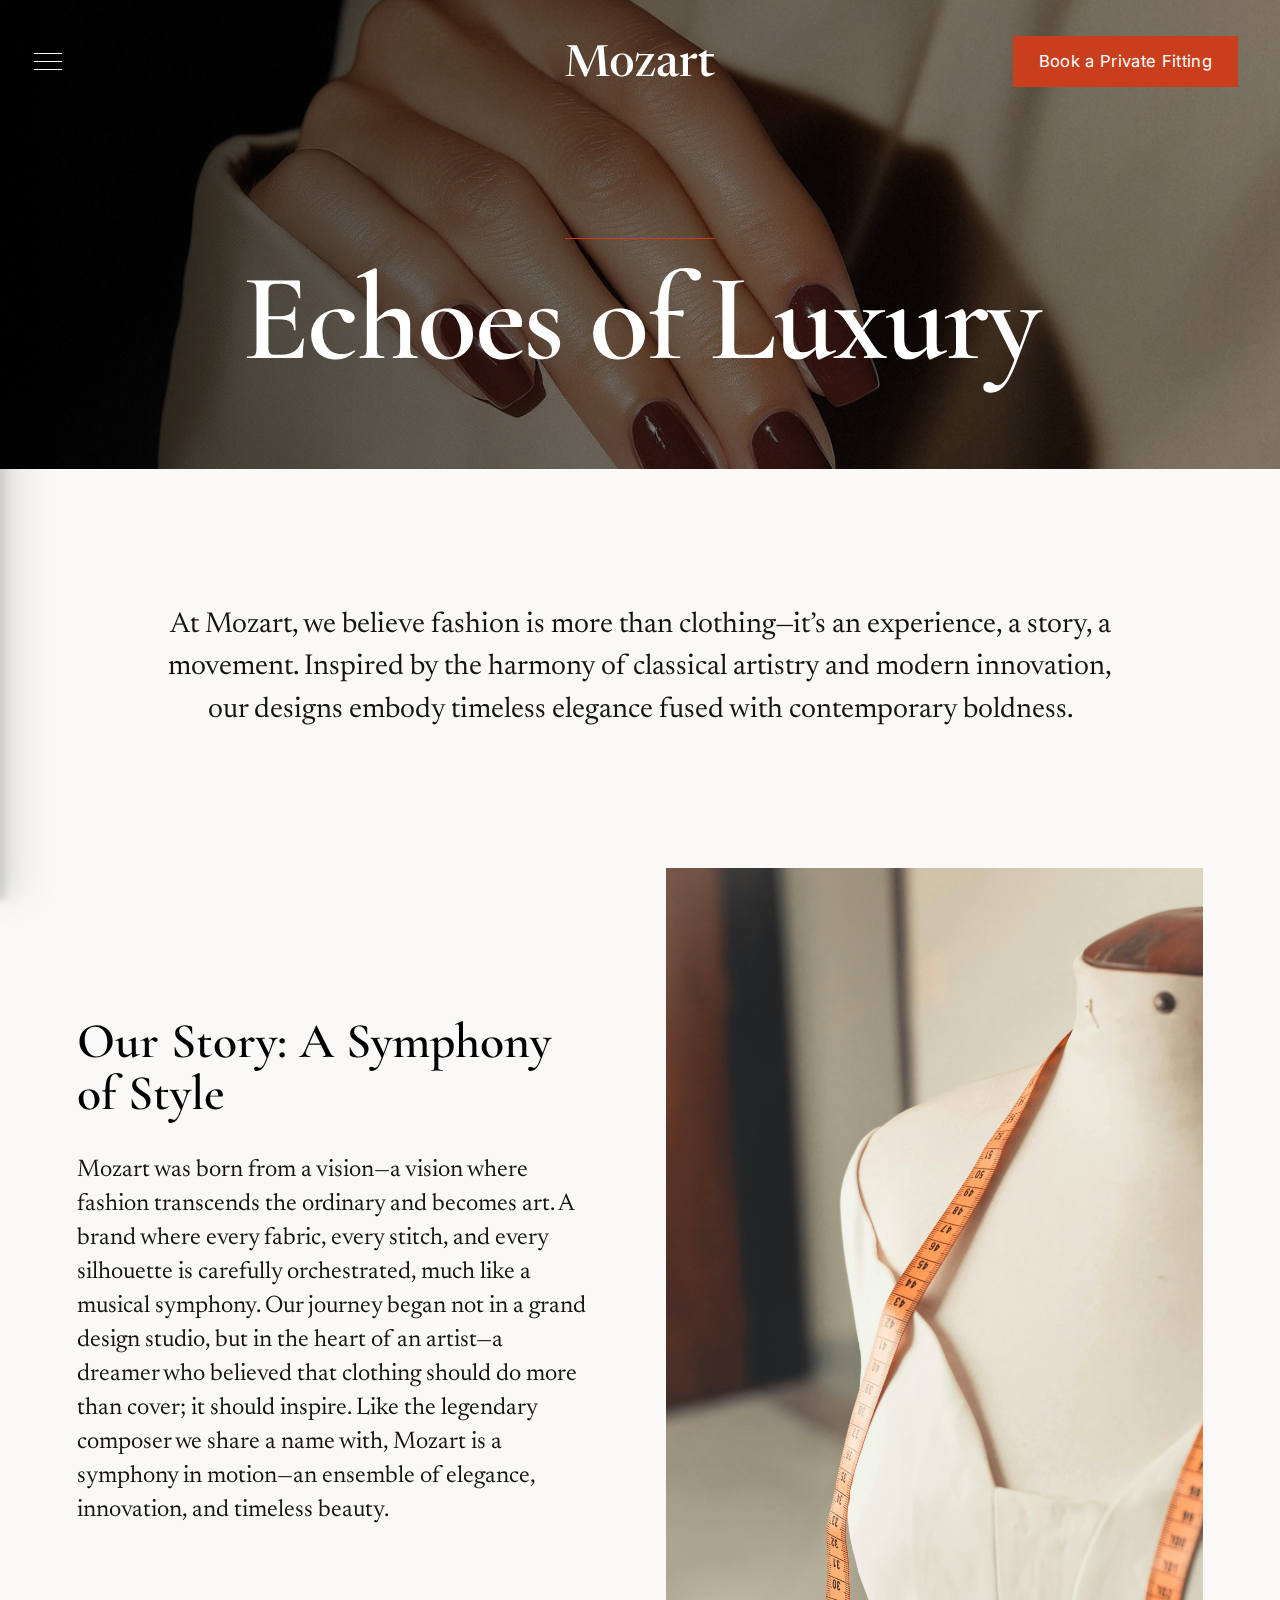
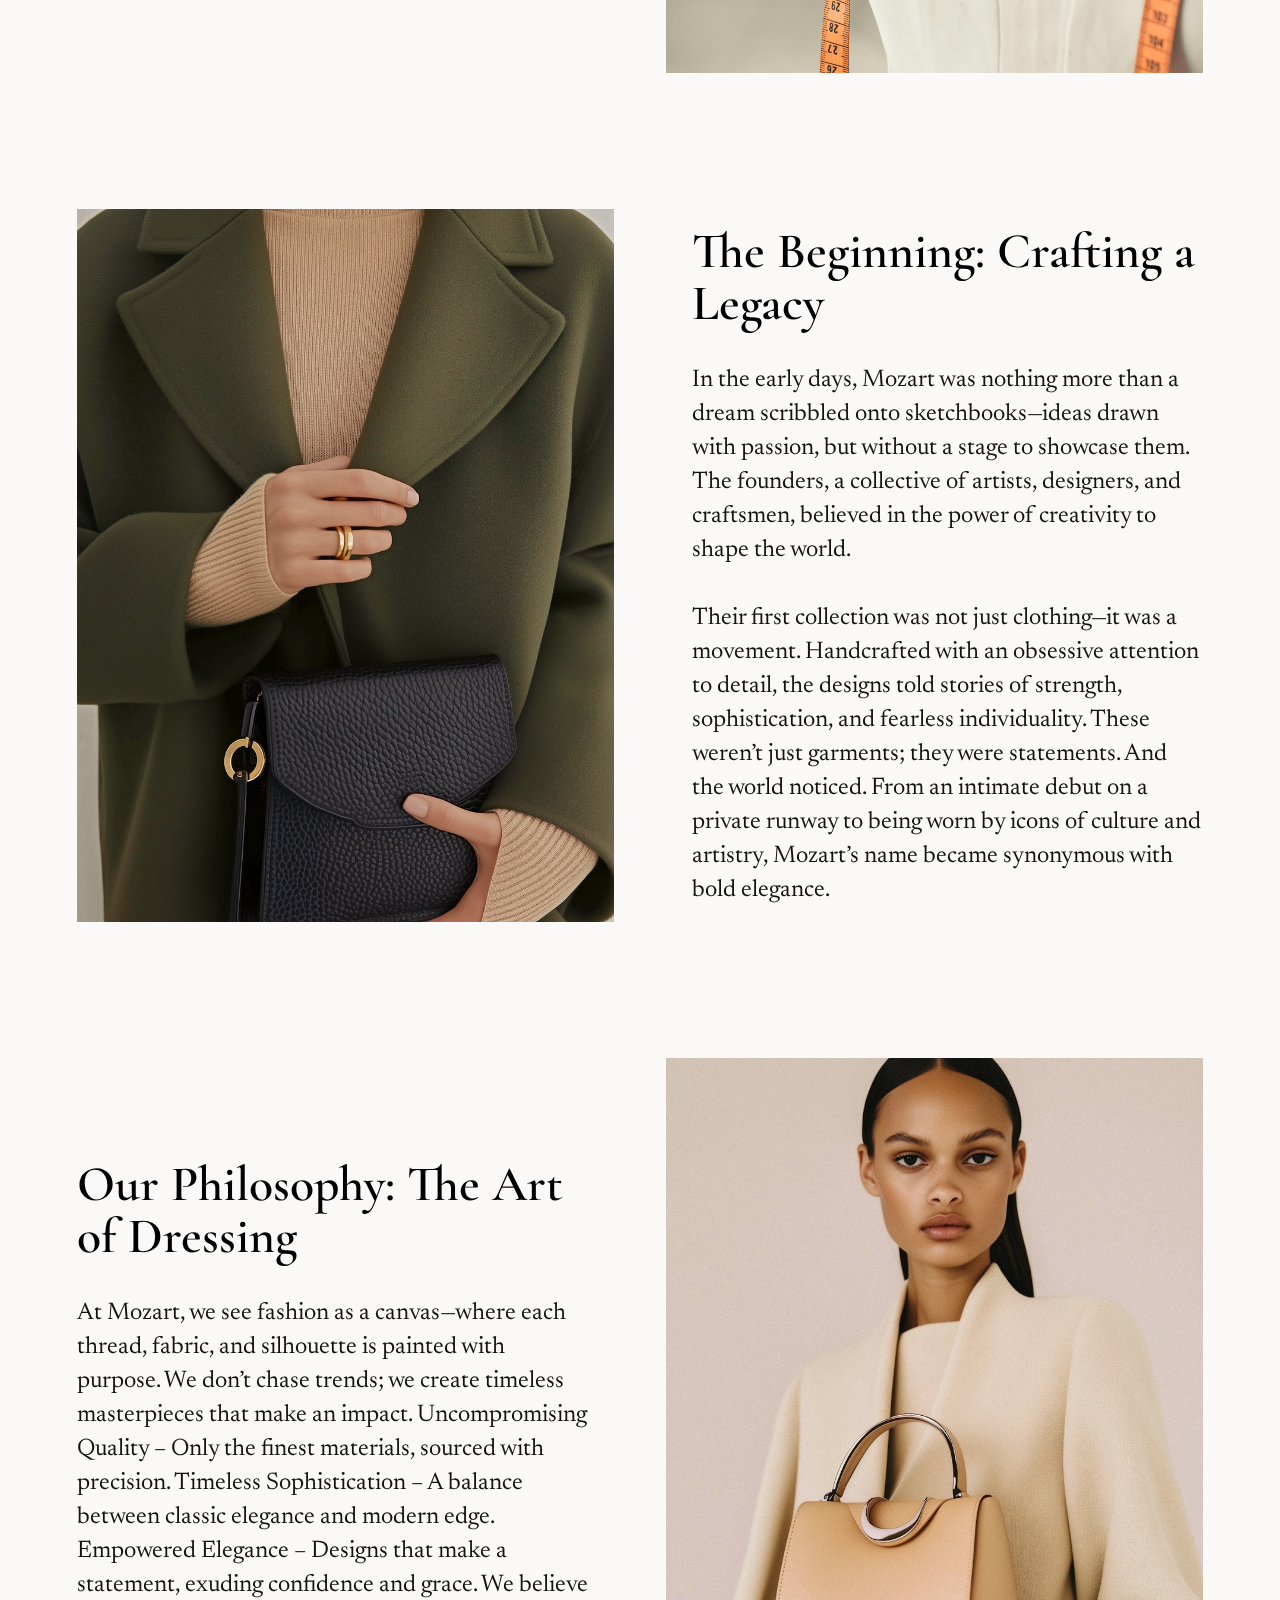
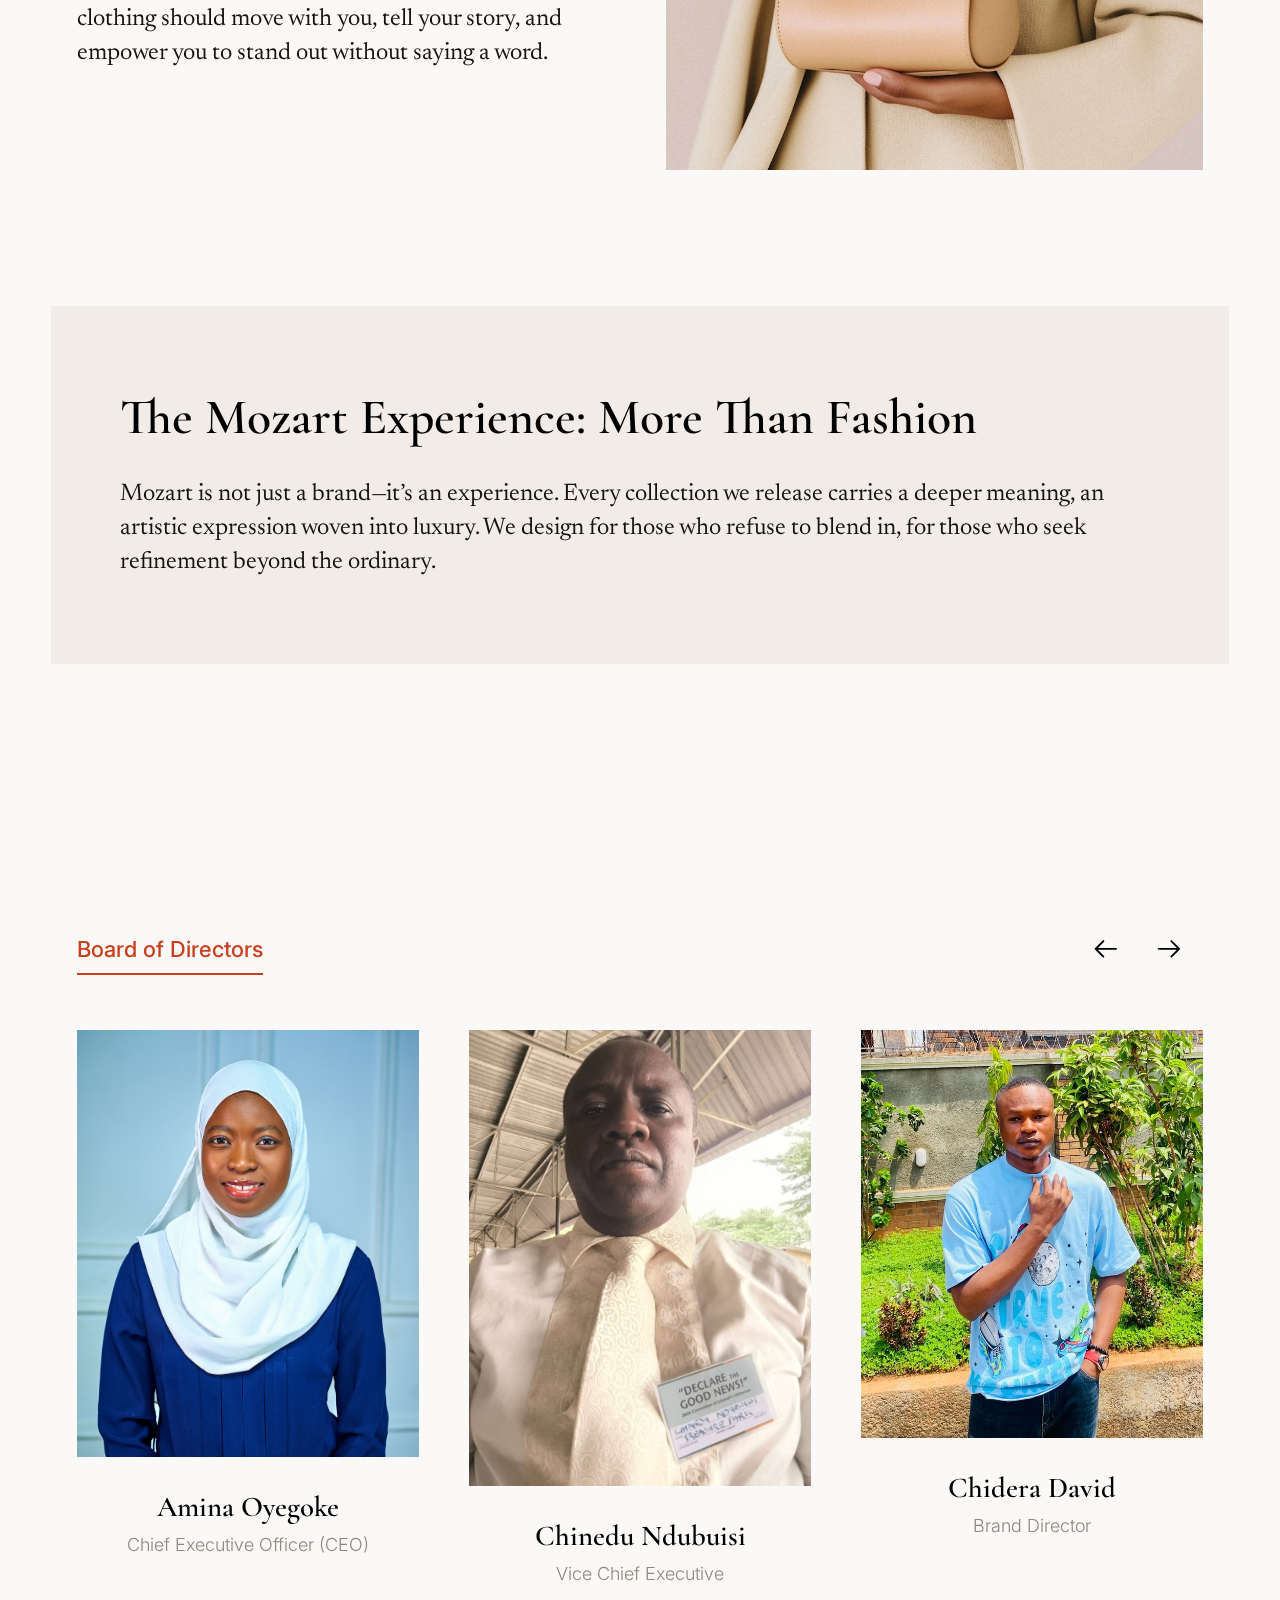
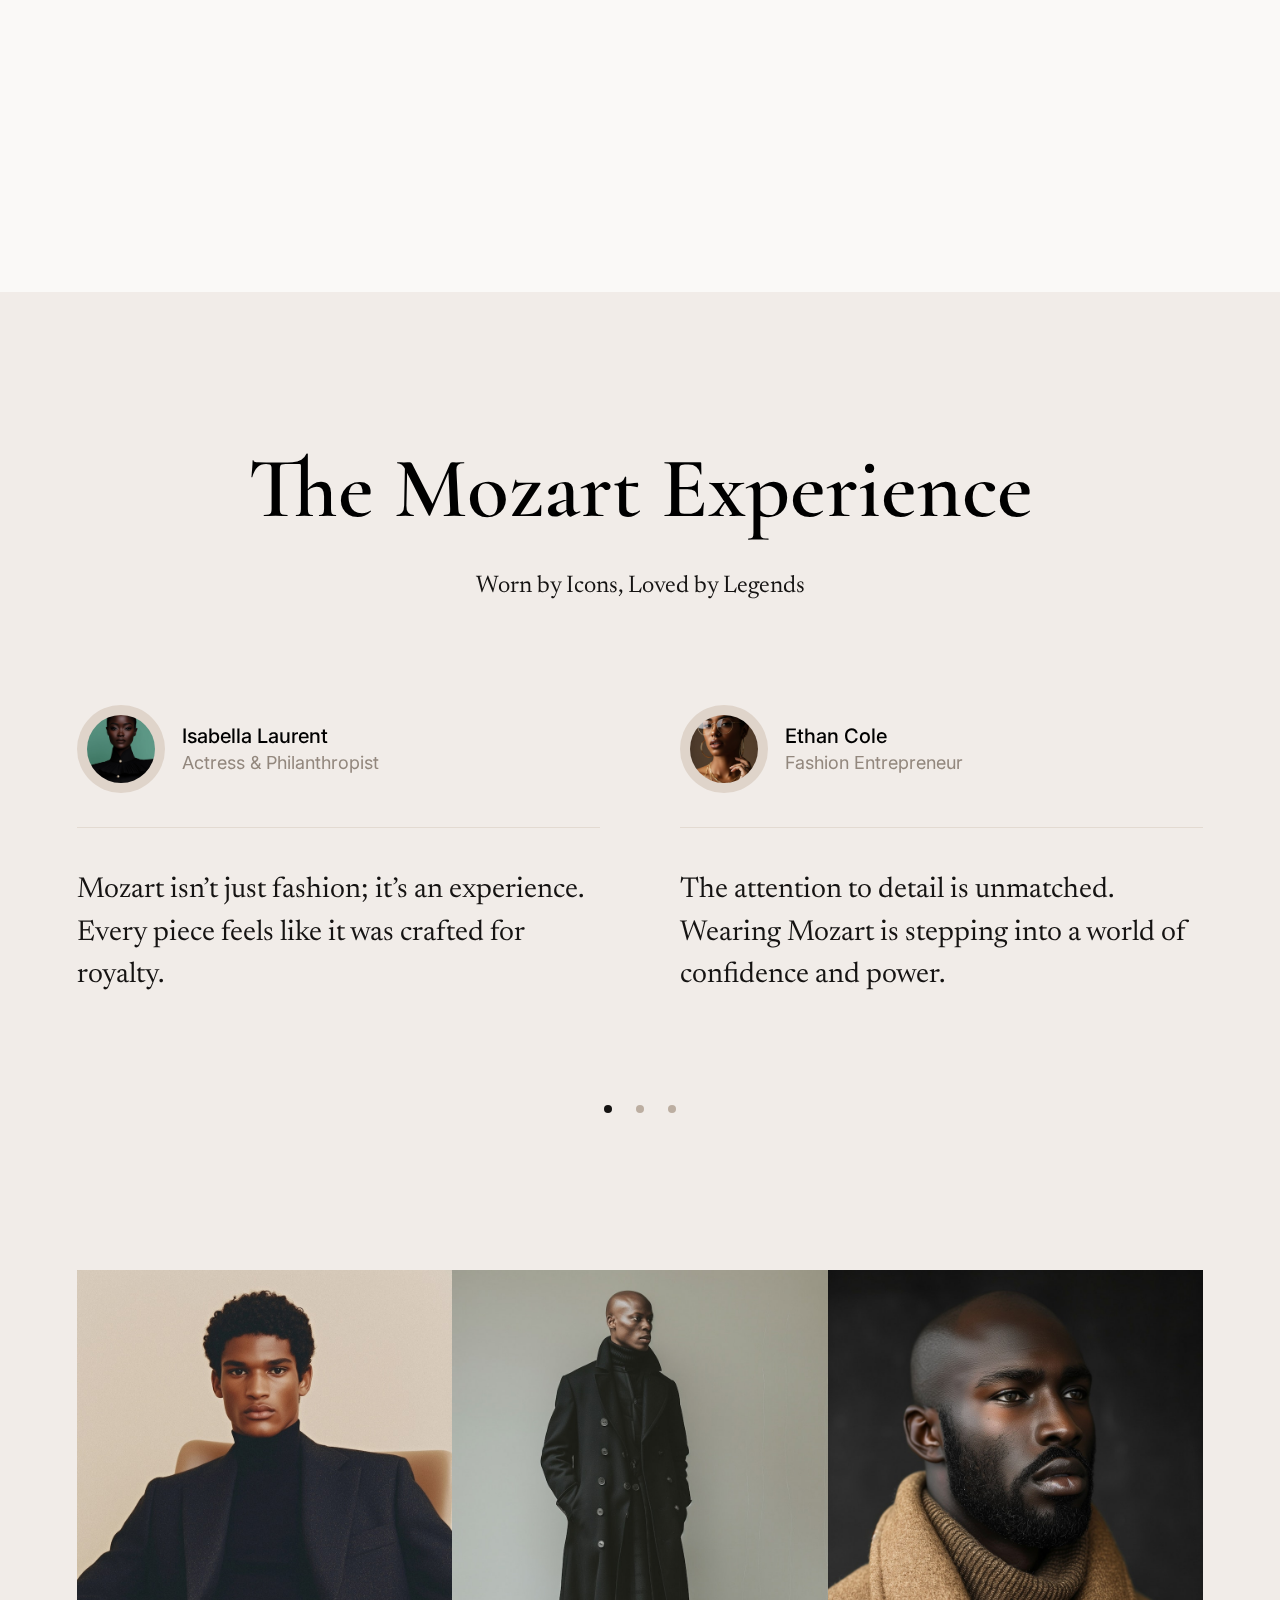
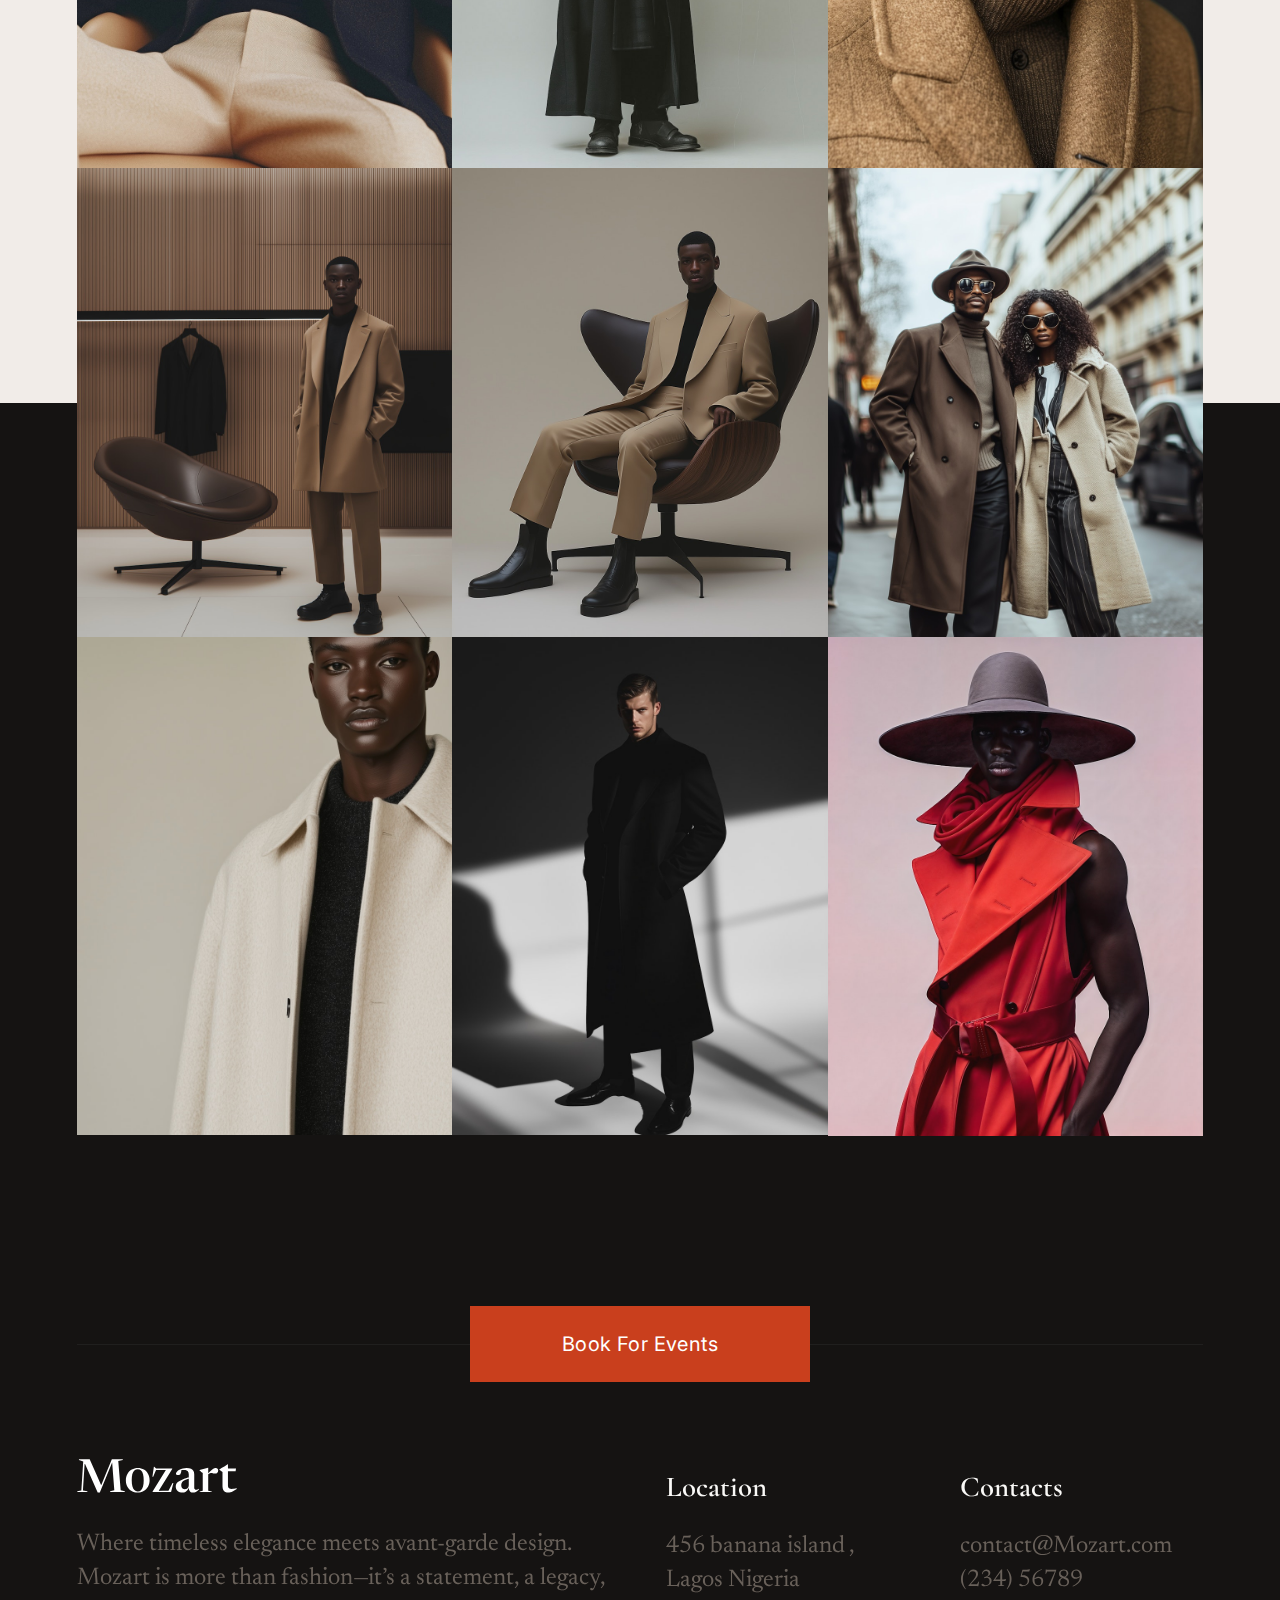
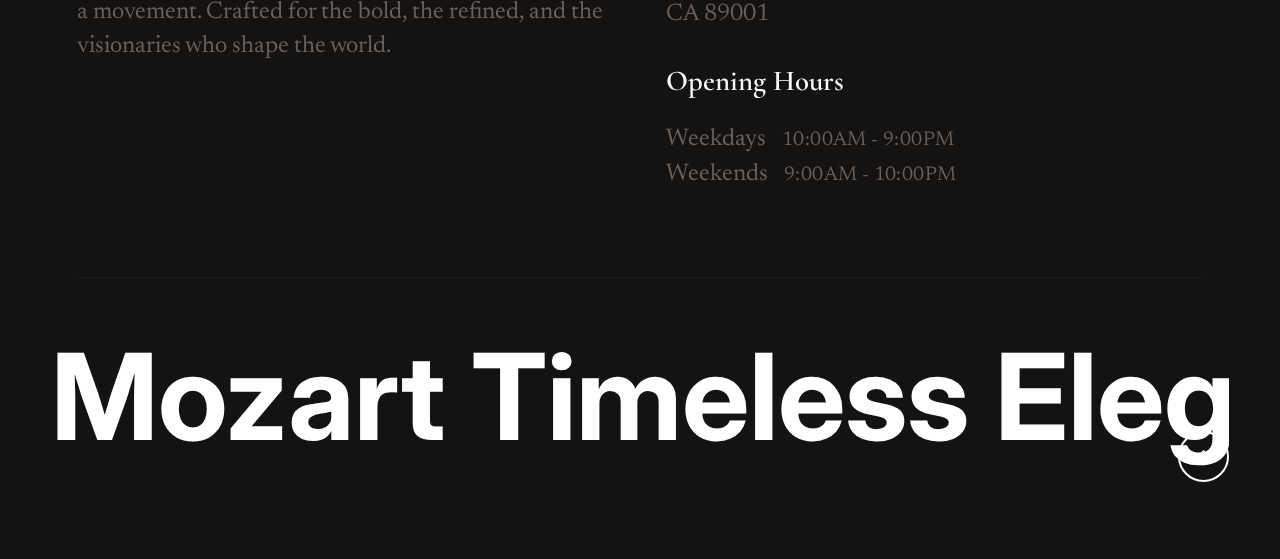
<file: Miva-assignment/about.html>
<!DOCTYPE html>
<html lang="en" class="no-js" >
<head>

    <!--- basic page needs
    ================================================== -->
    <meta charset="utf-8">
    <meta name="viewport" content="width=device-width, initial-scale=1">
    <title>About - Mozart</title>

    <script>
        document.documentElement.classList.remove('no-js');
        document.documentElement.classList.add('js');
    </script>

    <!-- CSS
    ================================================== -->
    <link rel="stylesheet" href="css/vendor.css">
    <link rel="stylesheet" href="css/styles.css">

    <!-- favicons
    ================================================== -->
    <link rel="apple-touch-icon" sizes="180x180" href="apple-touch-icon.png">
    <link rel="icon" type="image/png" sizes="32x32" href="favicon-32x32.png">
    <link rel="icon" type="image/png" sizes="16x16" href="favicon-16x16.png">
    <link rel="manifest" href="site.webmanifest">

</head>


<body id="top">

    
    <!-- preloader
    ================================================== -->
    <div id="preloader">
        <div id="loader" class="dots-fade">
            <div></div>
            <div></div>
            <div></div>
        </div>
    </div>   


    <!-- page wrap
    ================================================== -->
    <div id="page" class="s-pagewrap">

        <div class="menu-underlay"></div>

        <!-- # site header 
        ================================================== -->
        <header class="s-header">

            <div class="s-header__block">

                <div class="s-header__logo">
                    <a class="logo" href="index.html">
                        <img src="images/Mozart.svg" alt="Homepage">
                    </a>
                </div>

                <a class="s-header__menu-toggle" href="#0"><span>Browse</span></a>

                <div class="s-header__cta">
                    <a href="reservations.html" class="btn btn--primary s-header__cta-btn">Book a Private Fitting</a>                        
                </div>

            </div> <!-- end s-header__block -->

            <nav class="s-header__nav">    

                <a href="#0" class="s-header__nav-close-btn" title="close"><span>Close</span></a>

                <div class="s-header__nav-logo">
                    <a href="index.html">
                        <img src="images/Mozart.svg" alt="Homepage">
                    </a>
                </div> <!-- s-header__nav-logo -->  

                <ul class="s-header__nav-links">
                    <li><a href="index.html">Home</a></li>
                    <li class="current"><a href="about.html">About</a></li>
                    <li><a href="events.html">Events</a></li>
                    <li ><a href="reservations.html">Reservations</a></li>
                    <li><a href="contactus.html">Contacts</a></li>
                </ul> <!-- s-header__nav-links -->    

                <div class="s-header__nav-bottom">

                    <h6>Booking Request</h6>

                    <div class="s-header__booking">
                        <div class="s-header__booking-no"><a href="tel:+213123456">(234) 56789</a></div>
                    </div>

                    <ul class="s-header__nav-social social-list">
                        <li>
                            <a href="#0">
                                <svg xmlns="http://www.w3.org/2000/svg" width="24" height="24" viewBox="0 0 24 24" style="fill:rgba(0, 0, 0, 1);transform:;-ms-filter:"><path d="M20,3H4C3.447,3,3,3.448,3,4v16c0,0.552,0.447,1,1,1h8.615v-6.96h-2.338v-2.725h2.338v-2c0-2.325,1.42-3.592,3.5-3.592 c0.699-0.002,1.399,0.034,2.095,0.107v2.42h-1.435c-1.128,0-1.348,0.538-1.348,1.325v1.735h2.697l-0.35,2.725h-2.348V21H20 c0.553,0,1-0.448,1-1V4C21,3.448,20.553,3,20,3z"></path></svg>
                                <span class="u-screen-reader-text">Facebook</span>
                            </a>
                        </li>
                        <li>
                            <a href="#0">
                                <svg xmlns="http://www.w3.org/2000/svg" width="24" height="24" viewBox="0 0 24 24" style="fill:rgba(0, 0, 0, 1);transform:;-ms-filter:"><path d="M19.633,7.997c0.013,0.175,0.013,0.349,0.013,0.523c0,5.325-4.053,11.461-11.46,11.461c-2.282,0-4.402-0.661-6.186-1.809 c0.324,0.037,0.636,0.05,0.973,0.05c1.883,0,3.616-0.636,5.001-1.721c-1.771-0.037-3.255-1.197-3.767-2.793 c0.249,0.037,0.499,0.062,0.761,0.062c0.361,0,0.724-0.05,1.061-0.137c-1.847-0.374-3.23-1.995-3.23-3.953v-0.05 c0.537,0.299,1.16,0.486,1.82,0.511C3.534,9.419,2.823,8.184,2.823,6.787c0-0.748,0.199-1.434,0.548-2.032 c1.983,2.443,4.964,4.04,8.306,4.215c-0.062-0.3-0.1-0.611-0.1-0.923c0-2.22,1.796-4.028,4.028-4.028 c1.16,0,2.207,0.486,2.943,1.272c0.91-0.175,1.782-0.512,2.556-0.973c-0.299,0.935-0.936,1.721-1.771,2.22 c0.811-0.088,1.597-0.312,2.319-0.624C21.104,6.712,20.419,7.423,19.633,7.997z"></path></svg>
                                <span class="u-screen-reader-text">Twitter</span>
                            </a>
                        </li>
                        <li>
                            <a href="#0">
                                <svg xmlns="http://www.w3.org/2000/svg" width="24" height="24" viewBox="0 0 24 24" style="fill:rgba(0, 0, 0, 1);transform:;-ms-filter:"><path d="M11.999,7.377c-2.554,0-4.623,2.07-4.623,4.623c0,2.554,2.069,4.624,4.623,4.624c2.552,0,4.623-2.07,4.623-4.624 C16.622,9.447,14.551,7.377,11.999,7.377L11.999,7.377z M11.999,15.004c-1.659,0-3.004-1.345-3.004-3.003 c0-1.659,1.345-3.003,3.004-3.003s3.002,1.344,3.002,3.003C15.001,13.659,13.658,15.004,11.999,15.004L11.999,15.004z"></path><circle cx="16.806" cy="7.207" r="1.078"></circle><path d="M20.533,6.111c-0.469-1.209-1.424-2.165-2.633-2.632c-0.699-0.263-1.438-0.404-2.186-0.42 c-0.963-0.042-1.268-0.054-3.71-0.054s-2.755,0-3.71,0.054C7.548,3.074,6.809,3.215,6.11,3.479C4.9,3.946,3.945,4.902,3.477,6.111 c-0.263,0.7-0.404,1.438-0.419,2.186c-0.043,0.962-0.056,1.267-0.056,3.71c0,2.442,0,2.753,0.056,3.71 c0.015,0.748,0.156,1.486,0.419,2.187c0.469,1.208,1.424,2.164,2.634,2.632c0.696,0.272,1.435,0.426,2.185,0.45 c0.963,0.042,1.268,0.055,3.71,0.055s2.755,0,3.71-0.055c0.747-0.015,1.486-0.157,2.186-0.419c1.209-0.469,2.164-1.424,2.633-2.633 c0.263-0.7,0.404-1.438,0.419-2.186c0.043-0.962,0.056-1.267,0.056-3.71s0-2.753-0.056-3.71C20.941,7.57,20.801,6.819,20.533,6.111z M19.315,15.643c-0.007,0.576-0.111,1.147-0.311,1.688c-0.305,0.787-0.926,1.409-1.712,1.711c-0.535,0.199-1.099,0.303-1.67,0.311 c-0.95,0.044-1.218,0.055-3.654,0.055c-2.438,0-2.687,0-3.655-0.055c-0.569-0.007-1.135-0.112-1.669-0.311 c-0.789-0.301-1.414-0.923-1.719-1.711c-0.196-0.534-0.302-1.099-0.311-1.669c-0.043-0.95-0.053-1.218-0.053-3.654 c0-2.437,0-2.686,0.053-3.655c0.007-0.576,0.111-1.146,0.311-1.687c0.305-0.789,0.93-1.41,1.719-1.712 c0.534-0.198,1.1-0.303,1.669-0.311c0.951-0.043,1.218-0.055,3.655-0.055c2.437,0,2.687,0,3.654,0.055 c0.571,0.007,1.135,0.112,1.67,0.311c0.786,0.303,1.407,0.925,1.712,1.712c0.196,0.534,0.302,1.099,0.311,1.669 c0.043,0.951,0.054,1.218,0.054,3.655c0,2.436,0,2.698-0.043,3.654H19.315z"></path></svg>
                                <span class="u-screen-reader-text">Instagram</span>
                            </a>
                        </li>
                        <li>
                            <a href="#0">
                                <svg xmlns="http://www.w3.org/2000/svg" width="24" height="24" viewBox="0 0 24 24" style="fill: rgba(0, 0, 0, 1);transform: ;msFilter:;"><path d="M8.31 10.28a2.5 2.5 0 1 0 2.5 2.49 2.5 2.5 0 0 0-2.5-2.49zm0 3.8a1.31 1.31 0 1 1 0-2.61 1.31 1.31 0 1 1 0 2.61zm7.38-3.8a2.5 2.5 0 1 0 2.5 2.49 2.5 2.5 0 0 0-2.5-2.49zM17 12.77a1.31 1.31 0 1 1-1.31-1.3 1.31 1.31 0 0 1 1.31 1.3z"></path><path d="M12 2a10 10 0 1 0 10 10A10 10 0 0 0 12 2zm7.38 10.77a3.69 3.69 0 0 1-6.2 2.71L12 16.77l-1.18-1.29a3.69 3.69 0 1 1-5-5.44l-1.2-1.3H7.3a8.33 8.33 0 0 1 9.41 0h2.67l-1.2 1.31a3.71 3.71 0 0 1 1.2 2.72z"></path><path d="M14.77 9.05a7.19 7.19 0 0 0-5.54 0A4.06 4.06 0 0 1 12 12.7a4.08 4.08 0 0 1 2.77-3.65z"></path></svg>
                                <span class="u-screen-reader-text">Tripadvisor</span>
                            </a>
                        </li>
                    </ul> 
                </div> <!-- s-header__nav-bottom -->  

            </nav> <!-- end s-header__nav -->

        </header> <!-- end s-header -->

        
        <!-- # main content
        ================================================== -->
        <article class="s-content">

            <!-- ## pageheader -->
            <section class="s-pageheader" style="background-image:url(images/pageheader/pageheader-about-bg-300.jpeg)">
                <div class="row">
                    <div class="column xl-12 s-pageheader__content">
                        <h1 class="page-title">                        
                          Echoes of Luxury
                        </h1>                    
                    </div>
                </div>
            </section> <!-- end pageheader -->
            
            <!-- ## pagecontent -->
            <section class="s-pagecontent pagecontent">

                <div class="row width-narrower pageintro text-center">
                    <div class="column xl-12">
                        <p class="lead">
                          At Mozart, we believe fashion is more than clothing—it’s an experience, a story, a movement. Inspired by the harmony of classical artistry and modern innovation, our designs embody timeless elegance fused with contemporary boldness.
                        </p>
                    </div>                       
                </div> <!-- end pageintro -->              
    
                <div class="row width-narrow content-block content-block--media-right">
                    <div class="column content-block__text">
                        <h3>Our Story: A Symphony of Style</h3>
                        <p>
                          Mozart was born from a vision—a vision where fashion transcends the ordinary and becomes art. A brand where every fabric, every stitch, and every silhouette is carefully orchestrated, much like a musical symphony. Our journey began not in a grand design studio, but in the heart of an artist—a dreamer who believed that clothing should do more than cover; it should inspire.
Like the legendary composer we share a name with, Mozart is a symphony in motion—an ensemble of elegance, innovation, and timeless beauty.
                        </p>
                    </div>
                    <div class="column content-block__media">
                        <figure>
                            <img src="images/about/about1.jpg" 
                                 srcset="images/about/about1.jpg 1x, images/about/about1@2x.jpg 2x" alt="">
                        </figure>
                    </div>
                </div> <!-- end content-block-->
    
                <div class="row width-narrow content-block content-block--media-left">    
                    <div class="column content-block__text">
                        <h3>The Beginning: Crafting a Legacy</h3>
                        <p>
                          In the early days, Mozart was nothing more than a dream scribbled onto sketchbooks—ideas drawn with passion, but without a stage to showcase them. The founders, a collective of artists, designers, and craftsmen, believed in the power of creativity to shape the world.
                        </p>
                        <p>
                          Their first collection was not just clothing—it was a movement. Handcrafted with an obsessive attention to detail, the designs told stories of strength, sophistication, and fearless individuality. These weren’t just garments; they were statements. And the world noticed.
                          From an intimate debut on a private runway to being worn by icons of culture and artistry, Mozart’s name became synonymous with bold elegance.
                        </p>
                    </div>
                    <div class="column content-block__media">
                        <figure>
                            <img src="images/about/about2.jpeg" 
                                 srcset="images/about/about2.jpeg 1x, images/about/about@2x.jpeg 2x" alt="">
                        </figure>
                    </div>
                </div> <!-- end content-block-->
    
                <div class="row width-narrow content-block content-block--media-right">
                    <div class="column content-block__text">                        
                        <h3>Our Philosophy: The Art of Dressing</h3>
                        <p>
                          At Mozart, we see fashion as a canvas—where each thread, fabric, and silhouette is painted with purpose. We don’t chase trends; we create timeless masterpieces that make an impact.

                          Uncompromising Quality – Only the finest materials, sourced with precision.
                          Timeless Sophistication – A balance between classic elegance and modern edge.
                          Empowered Elegance – Designs that make a statement, exuding confidence and grace.
                          
                          We believe clothing should move with you, tell your story, and empower you to stand out without saying a word.
                        </p>
                    </div>
                    <div class="column content-block__media">
                        <figure>
                            <img src="images/about/about3.jpeg" 
                                 srcset="images/about/about3.jpeg 1x, images/about/about3@2x.jpeg 2x" alt="">
                        </figure>
                    </div>
                </div> <!-- end content-block-->
    
                <div class="row width-narrow content-block content-block--grey">
                    <div class="column xl-12">     
                        <h3>The Mozart Experience: More Than Fashion</h3>
                        <p>
                          Mozart is not just a brand—it’s an experience. Every collection we release carries a deeper meaning, an artistic expression woven into luxury. We design for those who refuse to blend in, for those who seek refinement beyond the ordinary.
                        </p>
                    </div>
                </div> <!-- end content-block -->

             

            </section> <!-- pagecontent --> 

        </article> <!-- end main content -->

        <div class="row">
            <div class="column xl-12 menublock__slider-nav">
              <a href="menu.html" class="menu-link">Board of Directors</a>
  
              <div class="menublock-buttons">
                <div class="menublock-btn-prev">
                  <svg
                    clip-rule="evenodd"
                    fill-rule="evenodd"
                    stroke-linejoin="round"
                    stroke-miterlimit="2"
                    viewBox="0 0 24 24"
                    xmlns="http://www.w3.org/2000/svg"
                  >
                    <path
                      d="m9.474 5.209s-4.501 4.505-6.254 6.259c-.147.146-.22.338-.22.53s.073.384.22.53c1.752 1.754 6.252 6.257 6.252 6.257.145.145.336.217.527.217.191-.001.383-.074.53-.221.293-.293.294-.766.004-1.057l-4.976-4.976h14.692c.414 0 .75-.336.75-.75s-.336-.75-.75-.75h-14.692l4.978-4.979c.289-.289.287-.761-.006-1.054-.147-.147-.339-.221-.53-.221-.191-.001-.38.071-.525.215z"
                      fill-rule="nonzero"
                    />
                  </svg>
                </div>
                <div class="menublock-btn-next">
                  <svg
                    clip-rule="evenodd"
                    fill-rule="evenodd"
                    stroke-linejoin="round"
                    stroke-miterlimit="2"
                    viewBox="0 0 24 24"
                    xmlns="http://www.w3.org/2000/svg"
                  >
                    <path
                      d="m14.523 18.787s4.501-4.505 6.255-6.26c.146-.146.219-.338.219-.53s-.073-.383-.219-.53c-1.753-1.754-6.255-6.258-6.255-6.258-.144-.145-.334-.217-.524-.217-.193 0-.385.074-.532.221-.293.292-.295.766-.004 1.056l4.978 4.978h-14.692c-.414 0-.75.336-.75.75s.336.75.75.75h14.692l-4.979 4.979c-.289.289-.286.762.006 1.054.148.148.341.222.533.222.19 0 .378-.072.522-.215z"
                      fill-rule="nonzero"
                    />
                  </svg>
                </div>
              </div>
            </div>
            <!-- end s-menublock__slider-nav -->
          </div>
  
          <div class="row s-menublock__slider-wrap">
            <div class="column xl-12">
              <div class="swiper-container s-menublock__slider">
                <div class="swiper-wrapper">
                  <div class="s-menublock__slide swiper-slide">
                    <div class="menublock-item">
                      <div class="menublock-item__thumb">
                        <img
                          src="images/about/m-team1.jpg"
                         srcset="
                            images/about/m-team1.jpg    1x,
                            images/about/m-team1@2x.jpg 2x
                          "
                          alt=""
                        />
                      </div>
                      <div class="menublock-item__text">
                        <h5>Amina Oyegoke</h5>
                        <p>Chief Executive Officer (CEO)</p>
                      </div>
                      <!-- <div class="menublock-item__price-wrap">
                    <div class="menublock-item__price"><span>$</span>18</div>
                      </div> -->
                    </div>
                    <!-- end menublock-item -->
                  </div>
                  <!-- end s-menublock__slide -->
  
                  <div class="s-menublock__slide swiper-slide">
                    <div class="menublock-item">
                      <div class="menublock-item__thumb">
                        <img
                          src="images/about/m-team4.jpeg"
                          srcset="
                            images/about/m-team4.jpeg    1x,
                            images/about/m-team4@2x.jpeg 2x
                          "
                          alt=""
                        />
                      </div>
                      <div class="menublock-item__text">
                        <h5>Chinedu Ndubuisi</h5>
                        <p>Vice Chief Executive</p>
                      </div>
                      <!-- <div class="menublock-item__price-wrap">
                        <div class="menublock-item__price"><span>$</span>15</div>
                      </div> -->
                    </div>
                    <!-- end menublock-item -->
                  </div>
                  <!-- end s-menublock__slide -->
  
                  <div class="s-menublock__slide swiper-slide">
                    <div class="menublock-item">
                      <div class="menublock-item__thumb">
                        <img
                          src="images/about/m-team7.jpg"
                          srcset="
                            images/about/m-team7.jpg    1x,
                            images/about/m-team7@2x.jpg 2x
                          "
                          alt=""
                        />
                      </div>
                      <div class="menublock-item__text">
                        <h5>Chidera David</h5>
                        <p>Brand Director</p>
                      </div>
                      <!-- <div class="menublock-item__price-wrap">
                        <div class="menublock-item__price"><span>$</span>10</div>
                      </div> -->
                    </div>
                    <!-- end menublock-item -->
                  </div>
                  <!-- end s-menublock__slide -->
  
                  <div class="s-menublock__slide swiper-slide">
                    <div class="menublock-item">
                      <div class="menublock-item__thumb">
                        <img
                          src="images/about/m-team2.jpeg"
                          srcset="
                            images/about/m-team2.jpeg    1x,
                            images/about/m-team2@2x.jpeg 2x
                          "
                          alt=""
                        />
                      </div>
                      <div class="menublock-item__text">
                        <h5>Chukwuemeka Ezeogu</h5>
                        <p>Account Manager</p>
                      </div>
                      <!-- <div class="menublock-item__price-wrap">
                        <div class="menublock-item__price"><span>$</span>4</div>
                      </div> -->
                    </div>
                    <!-- end menublock-item -->
                  </div>
                  <!-- end s-menublock__slide -->
  
                  <div class="s-menublock__slide swiper-slide">
                    <div class="menublock-item">
                      <div class="menublock-item__thumb">
                        <img
                          src="images/about/m-team8.jpg"
                          srcset="
                            images/about/m-team8.jpg    1x,
                            images/about/m-team8@2x.jpg 2x
                          "
                          alt=""
                        />
                      </div>
                      <div class="menublock-item__text">
                        <h5>Chinaza Rita</h5>
                        <p>Senior Secretary</p>
                      </div>
                      <!-- <div class="menublock-item__price-wrap">
                        <div class="menublock-item__price"><span>$</span>4</div>
                      </div> -->
                    </div>
                    <!-- end menublock-item -->
                  </div>
                 
                  <div class="s-menublock__slide swiper-slide">
                    <div class="menublock-item">
                      <div class="menublock-item__thumb">
                        <img
                          src="images/about/m-team6.jpg"
                          srcset="
                            images/about/m-team6.jpg    1x,
                            images/about/m-team6@2x.jpg 2x
                          "
                          alt=""
                        />
                      </div>
                      <div class="menublock-item__text">
                        <h5>Ferdynand Oshomegie</h5>
                        <p>Creative Director</p>
                      </div>
                      <!-- <div class="menublock-item__price-wrap">
                        <div class="menublock-item__price"><span>$</span>4</div>
                      </div> -->
                    </div>
                    <!-- end menublock-item -->
                  </div>
                  <div class="s-menublock__slide swiper-slide">
                    <div class="menublock-item">
                      <div class="menublock-item__thumb">
                        <img
                          src="images/about/m-team3.jpeg"
                          srcset="
                            images/about/m-team3.jpeg    1x,
                            images/about/m-team3@2x.jpeg 2x
                          "
                          alt=""
                        />
                      </div>
                      <div class="menublock-item__text">
                        <h5>Chinecherem kanu</h5>
                        <p>Fashion Director</p> 
                      </div>
                      <!-- <div class="menublock-item__price-wrap">
                        <div class="menublock-item__price"><span>$</span>4</div>
                      </div> -->
                    </div>
                    <!-- end menublock-item -->
                  </div>
                  <div class="s-menublock__slide swiper-slide">
                    <div class="menublock-item">
                      <div class="menublock-item__thumb">
                        <img
                          src="images/about/m-team5.jpg"
                          srcset="
                            images/about/m-team5.jpg    1x,
                            images/about/m-team5@2x.jpg 2x
                          "
                          alt=""
                        />
                      </div>
                      <div class="menublock-item__text">
                        <h5>Sandra Adah</h5>
                        <p>Fashion Designer</p>
                      </div>
                      <!-- <div class="menublock-item__price-wrap">
                        <div class="menublock-item__price"><span>$</span>4</div>
                      </div> -->
                    </div>
                    <!-- end menublock-item -->
                  </div>
                  <!-- end s-menublock__slide -->
                </div>
                <!-- end swiper-wrapper -->
              </div>
              <!-- end s-menublock__slider -->
            </div>
          </div>
          <!-- s-menublock__slider-wrap -->
        </section>
        <!-- end s-menublock -->
         <br><br><br>

        <!-- # testimonials
        ================================================== -->
        <section id="testimonials" class="s-testimonials">
          <div class="row s-testimonials__content">
            <div class="column xl-12">
              <h3 class="s-testimonials__title text-center">
                The Mozart Experience
              </h3>
              <p class="text-center">Worn by Icons, Loved by Legends</p>
              <div class="swiper-container s-testimonials__slider">
                <div class="swiper-wrapper">
                  <div class="s-testimonials__slide swiper-slide">
                    <div class="s-testimonials__author">
                      <img
                        src="images/avatars/tes1.jpg"
                        alt="Author image"
                        class="s-testimonials__avatar"
                      />
                      <cite class="s-testimonials__cite">
                        Isabella Laurent
                        <span>Actress & Philanthropist</span>
                      </cite>
                    </div>
                    <p>
                      Mozart isn’t just fashion; it’s an experience. Every piece
                      feels like it was crafted for royalty.
                    </p>
                  </div>
                  <!-- end s-testimonials__slide -->
  
                  <div class="s-testimonials__slide swiper-slide">
                    <div class="s-testimonials__author">
                      <img
                        src="images/avatars/tes2.jpg"
                        alt="Author image"
                        class="s-testimonials__avatar"
                      />
                      <cite class="s-testimonials__cite">
                        Ethan Cole
                        <span> Fashion Entrepreneur</span>
                      </cite>
                    </div>
                    <p>
                      The attention to detail is unmatched. Wearing Mozart is
                      stepping into a world of confidence and power.
                    </p>
                  </div>
                  <!-- end s-testimonials__slide -->
  
                  <div class="s-testimonials__slide swiper-slide">
                    <div class="s-testimonials__author">
                      <img
                        src="images/avatars/tes3.jpg"
                        alt="Author image"
                        class="s-testimonials__avatar"
                      />
                      <cite class="s-testimonials__cite">
                        Naomi Fierce
                        <span>Supermodel </span>
                      </cite>
                    </div>
                    <p>
                      Timeless. Iconic. Effortless. Mozart redefines luxury with
                      every stitch.
                    </p>
                  </div>
                  <!-- end s-testimonials__slide -->
  
                  <div class="s-testimonials__slide swiper-slide">
                    <div class="s-testimonials__author">
                      <img
                        src="images/avatars/tes6.jpg"
                        alt="Author image"
                        class="s-testimonials__avatar"
                      />
                      <cite class="s-testimonials__cite">
                        Jamal Devereaux
                        <span>Music Mogul</span>
                      </cite>
                    </div>
                    <p>
                      From the red carpet to private soirées, Mozart ensures I
                      always arrive in style.
                    </p>
                  </div>
                  <!-- end s-testimonials__slide -->
                </div>
                <!-- end swiper-wrapper -->
  
                <div class="swiper-pagination"></div>
              </div>
              <!-- end s-testimonials__slider -->
            </div>
            <!-- end column -->
          </div>
          <!-- end s-testimonials__content -->
        </section>


        <!-- # gallery
        ================================================== -->
        <section id="gallery" class="s-gallery">
            <div class="row s-gallery__inner">
              <div class="column xl-12">
                <div class="gallery-items grid-list-items">
                  <div class="gallery-items__item grid-list-items__item">
                    <a
                      href="images/gallery/large/gal6.jpeg"
                      class="gallery-items__item-thumb glightbox"
                    >
                      <img
                        src="images/gallery/gal6.jpeg"
                        srcset="
                          images/gallery/gal6.jpeg    1x,
                          images/gallery/gal6@2x.jpeg 2x
                        "
                        alt=""
                      />
                    </a>
                  </div>
                  <!-- end gallery-items__item-->
    
                  <div class="gallery-items__item grid-list-items__item">
                    <a
                      href="images/gallery/large/gal2.jpeg"
                      class="gallery-items__item-thumb glightbox"
                    >
                      <img
                        src="images/gallery/gal2.jpeg"
                        srcset="
                          images/gallery/gal2.jpeg    1x,
                          images/gallery/gal2@2x.jpeg 2x
                        "
                        alt=""
                      />
                    </a>
                  </div>
                  <!-- end gallery-items__item -->
    
                  <div class="gallery-items__item grid-list-items__item">
                    <a
                      href="images/gallery/large/gal3.jpeg"
                      class="gallery-items__item-thumb glightbox"
                    >
                      <img
                        src="images/gallery/gal3.jpeg"
                        srcset="
                          images/gallery/gal3.jpeg    1x,
                          images/gallery/gal3@2x.jpeg 2x
                        "
                        alt=""
                      />
                    </a>
                  </div>
                  <!-- end gallery-items__item -->
    
                  <div class="gallery-items__item grid-list-items__item">
                    <a
                      href="images/gallery/large/gal4.jpeg"
                      class="gallery-items__item-thumb glightbox"
                    >
                      <img
                        src="images/gallery/gal4.jpeg"
                        srcset="
                          images/gallery/gal4.jpeg    1x,
                          images/gallery/gal4@2x.jpeg 2x
                        "
                        alt=""
                      />
                    </a>
                  </div>
                  <!-- end gallery-items__item -->
    
                  <div class="gallery-items__item grid-list-items__item">
                    <a
                      href="images/gallery/large/gal1.jpeg"
                      class="gallery-items__item-thumb glightbox"
                    >
                      <img
                        src="images/gallery/gal1.jpeg"
                        srcset="
                          images/gallery/gal1.jpeg    1x,
                          images/gallery/gal1@2x.jpeg 2x
                        "
                        alt=""
                      />
                    </a>
                  </div>
                  <!-- end gallery-items__item -->
    
                  <div class="gallery-items__item grid-list-items__item">
                    <a
                      href="images/gallery/large/gal8.jpeg"
                      class="gallery-items__item-thumb glightbox"
                    >
                      <img
                        src="images/gallery/gal8.jpeg"
                        srcset="
                          images/gallery/gal8.jpeg    1x,
                          images/gallery/gal8@2x.jpeg 2x
                        "
                        alt=""
                      />
                    </a>
                  </div>
                  <!-- end gallery-items__item -->
    
                  <div class="gallery-items__item grid-list-items__item">
                    <a
                      href="images/gallery/large/gal10.jpeg"
                      class="gallery-items__item-thumb glightbox"
                    >
                      <img
                        src="images/gallery/gal10.jpeg"
                        srcset="
                          images/gallery/gal10.jpeg    1x,
                          images/gallery/gal10@2x.jpeg 2x
                        "
                        alt=""
                      />
                    </a>
                  </div>
                  <!-- end gallery-items__item -->
    
                  <div class="gallery-items__item grid-list-items__item">
                    <a
                      href="images/gallery/large/gal7.jpeg"
                      class="gallery-items__item-thumb glightbox"
                    >
                      <img
                        src="images/gallery/gal7.jpeg"
                        srcset="
                          images/gallery/gal7.jpeg    1x,
                          images/gallery/gal7@2x.jpeg 2x
                        "
                        alt=""
                      />
                    </a>
                  </div>
                  <!-- end gallery-items__item -->
                  <div class="gallery-items__item grid-list-items__item">
                    <a
                      href="images/gallery/large/gal9.jpeg"
                      class="gallery-items__item-thumb glightbox"
                    >
                      <img
                        src="images/gallery/gal9.jpeg"
                        srcset="
                          images/gallery/gal9.jpeg    1x,
                          images/gallery/gal9@2x.jpeg 2x
                        "
                        alt=""
                      />
                    </a>
                  </div>
                  <!-- end gallery-items__item -->
                </div>
                <!-- end grid-list-items -->
              </div>
            </div>
            <!-- end s-gallery__inner -->
          </section>

        <!-- # footer 
        ================================================== -->
        <footer id="footer" class="s-footer">
          <div class="row s-footer__top row-x-center">
            <div class="column xl-4 lg-6 tab-8 mob-12">
              <a
                href="reservations.html"
                class="btn btn--primary btn--large u-fullwidth"
                >Book For Events
              </a>
            </div>
          </div>
  
          <div class="row s-footer__main-content">
            <div class="column xl-6 md-12 s-footer__block s-footer__about">
              <div class="s-footer__logo">
                <a class="logo" href="index.html">
                  <img src="images/Mozart.svg" alt="Homepage" />
                </a>
              </div>
  
              <p>
                Where timeless elegance meets avant-garde design. Mozart is more
                than fashion—it’s a statement, a legacy, a movement. Crafted for
                the bold, the refined, and the visionaries who shape the world.
              </p>
            </div>
            <!-- end s-footer__about -->
  
            <div class="column xl-6 md-12 s-footer__block s-footer__info">
              <div class="row">
                <div class="column xl-6 lg-12">
                  <h5>Location</h5>
                  <p>
                    456 banana island , Lagos Nigeria <br />
                    CA 89001
                  </p>
                </div>
                <div class="column xl-6 lg-12">
                  <h5>Contacts</h5>
                  <ul class="link-list">
                    <li><a href="mailto:#0">contact@Mozart.com</a></li>
                    <li><a href="tel:+2135551212">(234) 56789</a></li>
                  </ul>
                </div>
                <div class="column">
                  <h5>Opening Hours</h5>
                  <ul class="opening-hours">
                    <li>
                      <span class="opening-hours__days">Weekdays</span
                      ><span class="opening-hours__time">10:00am - 9:00pm</span>
                    </li>
                    <li>
                      <span class="opening-hours__days">Weekends</span
                      ><span class="opening-hours__time">9:00am - 10:00pm</span>
                    </li>
                  </ul>
                </div>
              </div>
            </div>
            <!-- end s-footer__info -->
          </div>
          <!-- end  s-footer__main-content -->
  
          <div class="row s-footer__bottom">
            <div class="marquee-container">
              <div class="marquee">
                Mozart Timeless Elegance
              </div>
            </div>
          </div>
          <!-- end section-footer__bottom -->
  
          <div class="ss-go-top">
            <a class="smoothscroll" title="Back to Top" href="#top">
              <svg
                clip-rule="evenodd"
                fill-rule="evenodd"
                stroke-linejoin="round"
                stroke-miterlimit="2"
                viewBox="0 0 24 24"
                xmlns="http://www.w3.org/2000/svg"
              >
                <path
                  d="m14.523 18.787s4.501-4.505 6.255-6.26c.146-.146.219-.338.219-.53s-.073-.383-.219-.53c-1.753-1.754-6.255-6.258-6.255-6.258-.144-.145-.334-.217-.524-.217-.193 0-.385.074-.532.221-.293.292-.295.766-.004 1.056l4.978 4.978h-14.692c-.414 0-.75.336-.75.75s.336.75.75.75h14.692l-4.979 4.979c-.289.289-.286.762.006 1.054.148.148.341.222.533.222.19 0 .378-.072.522-.215z"
                  fill-rule="nonzero"
                />
              </svg>
            </a>
            <span>Back To Top</span>
          </div>
          <!-- end ss-go-top -->
        </footer>

    </div> <!-- end page-wrap -->


    <!-- Java Script
    ================================================== -->
    <script src="js/plugins.js"></script>
    <script src="js/main.js"></script>

</body>
</html>
</file>
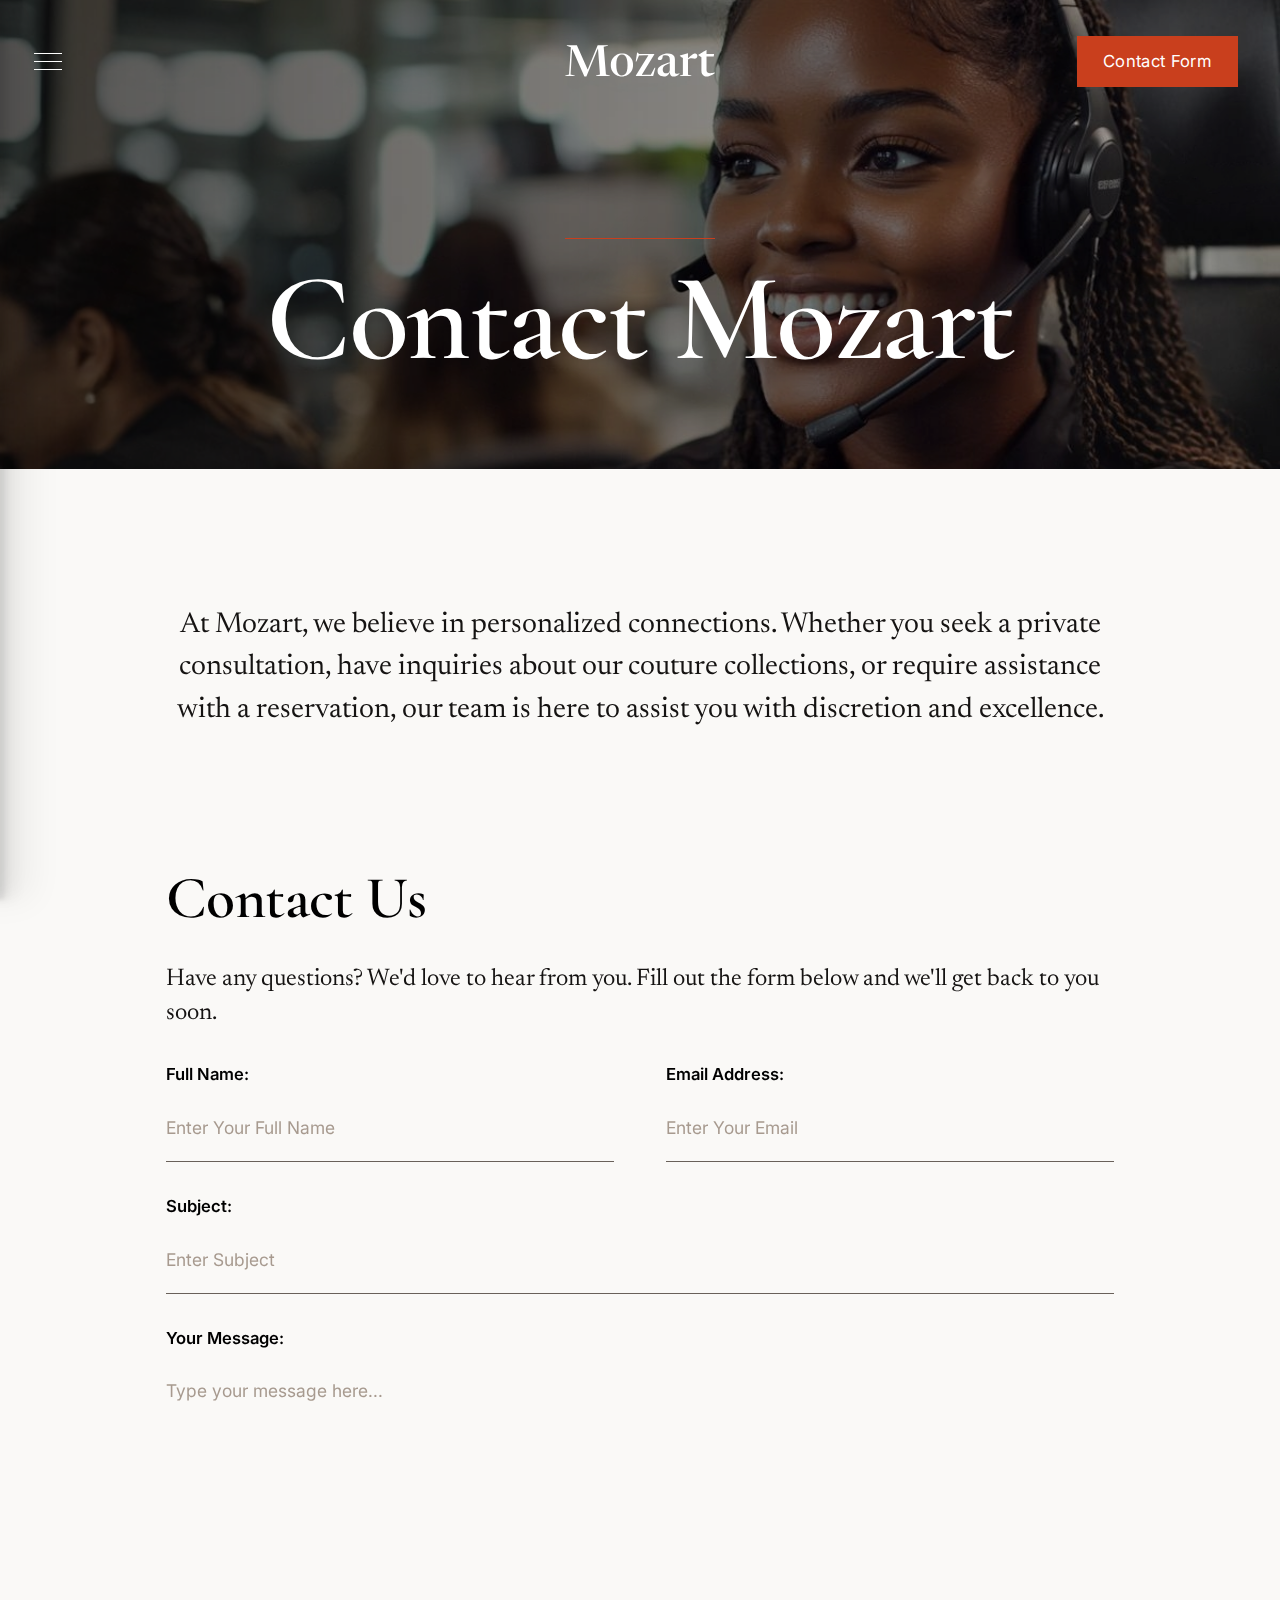
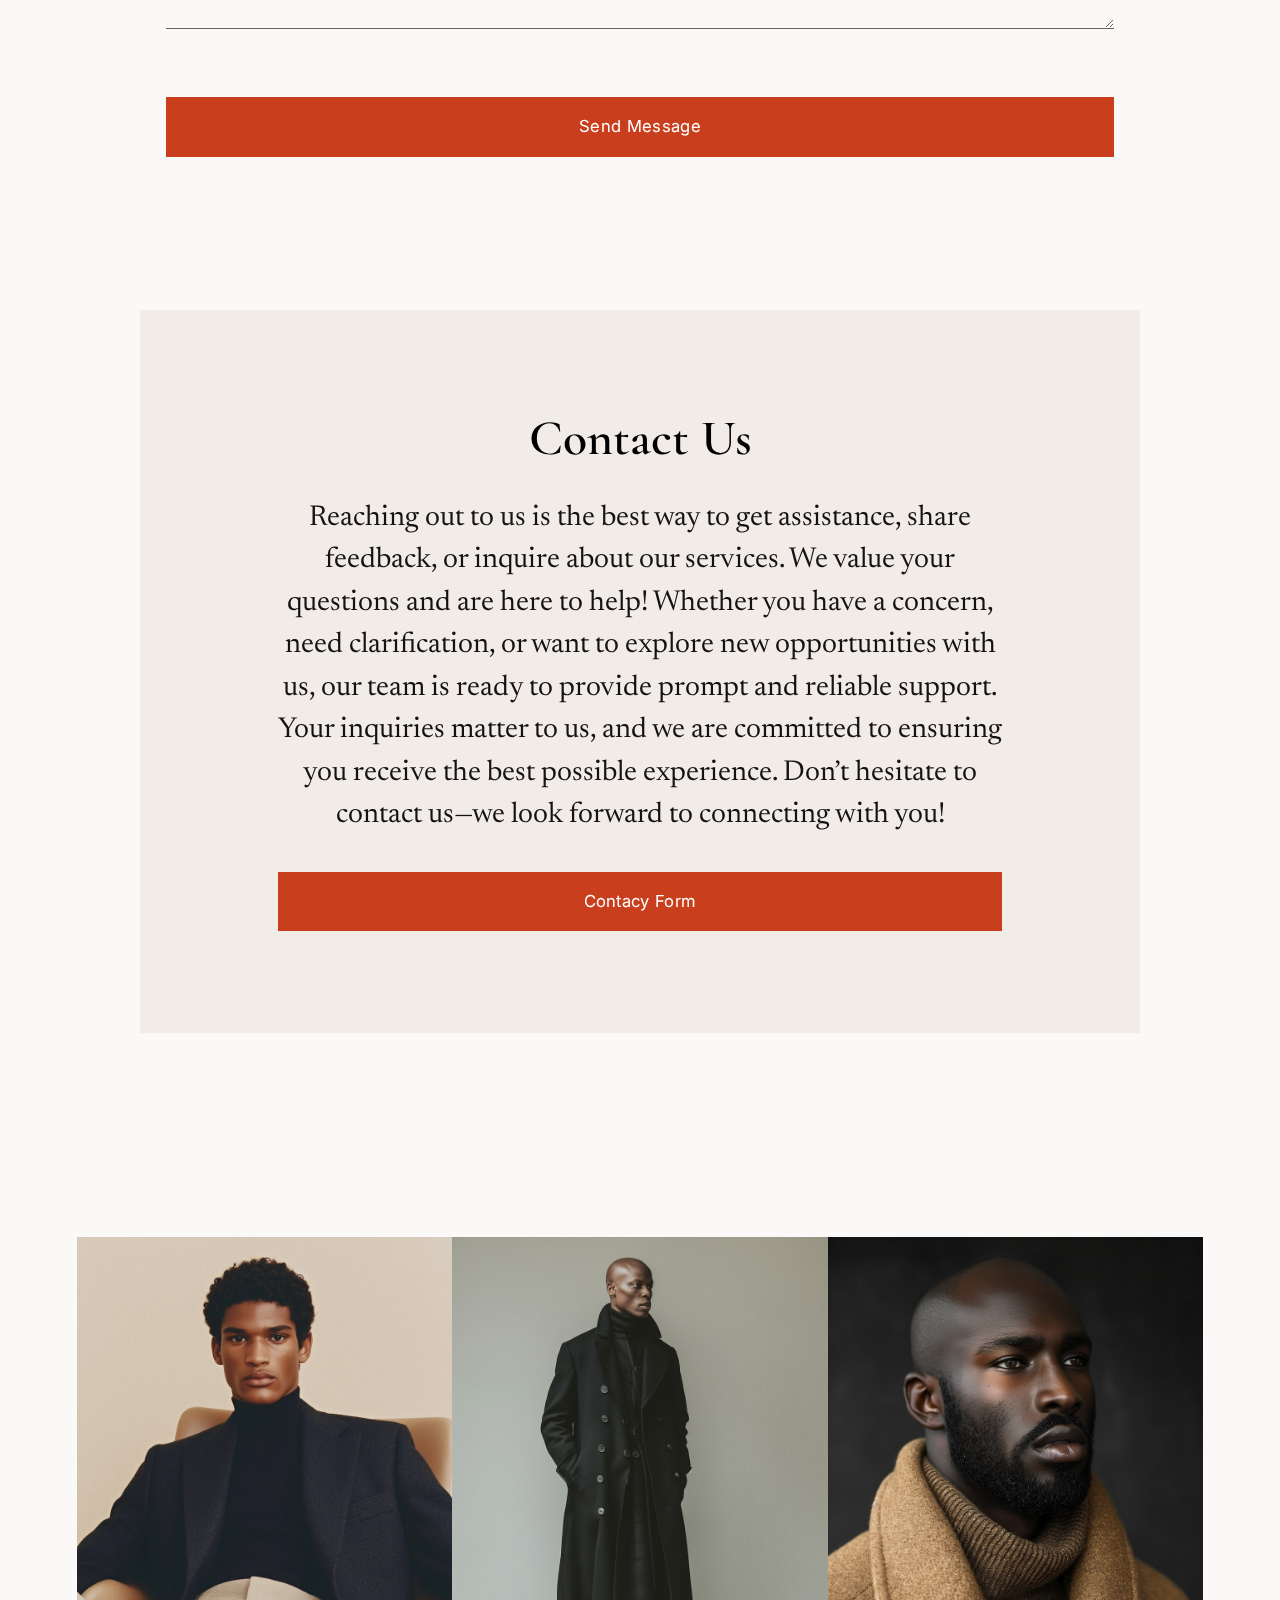
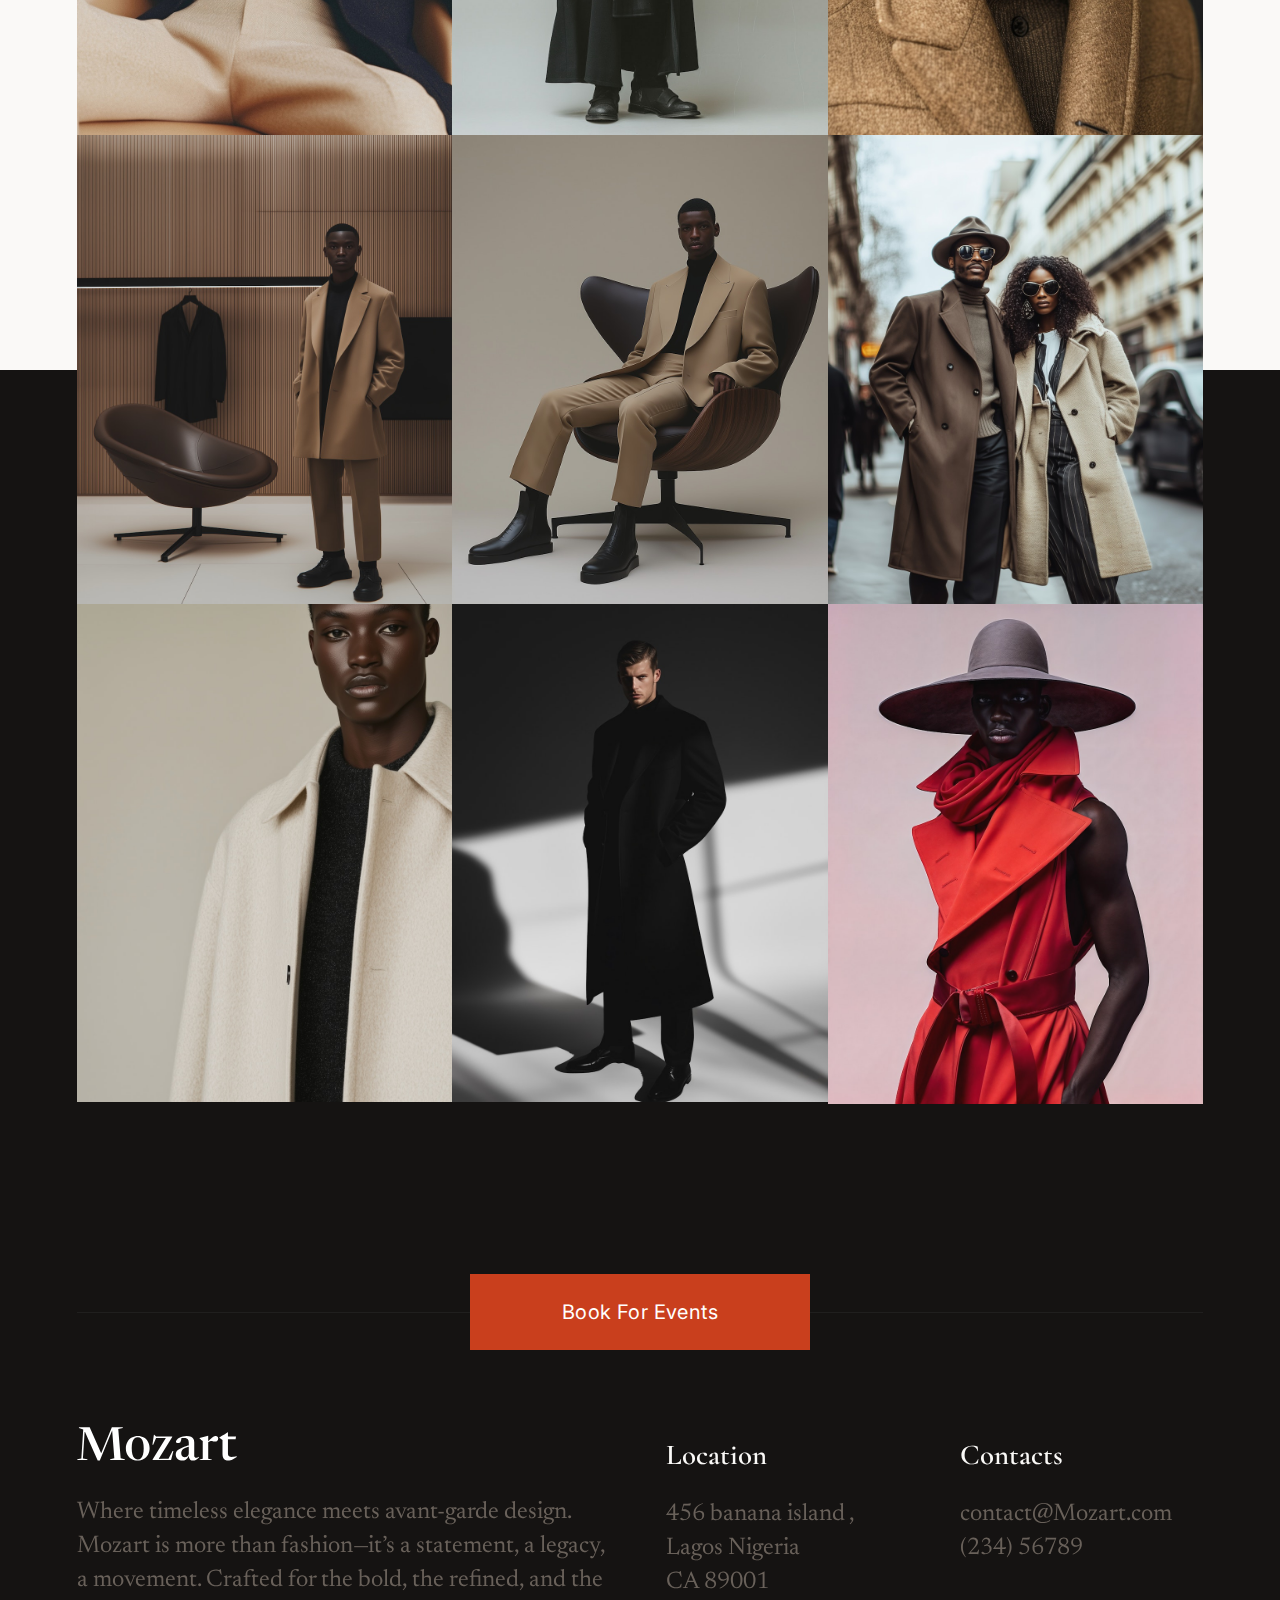
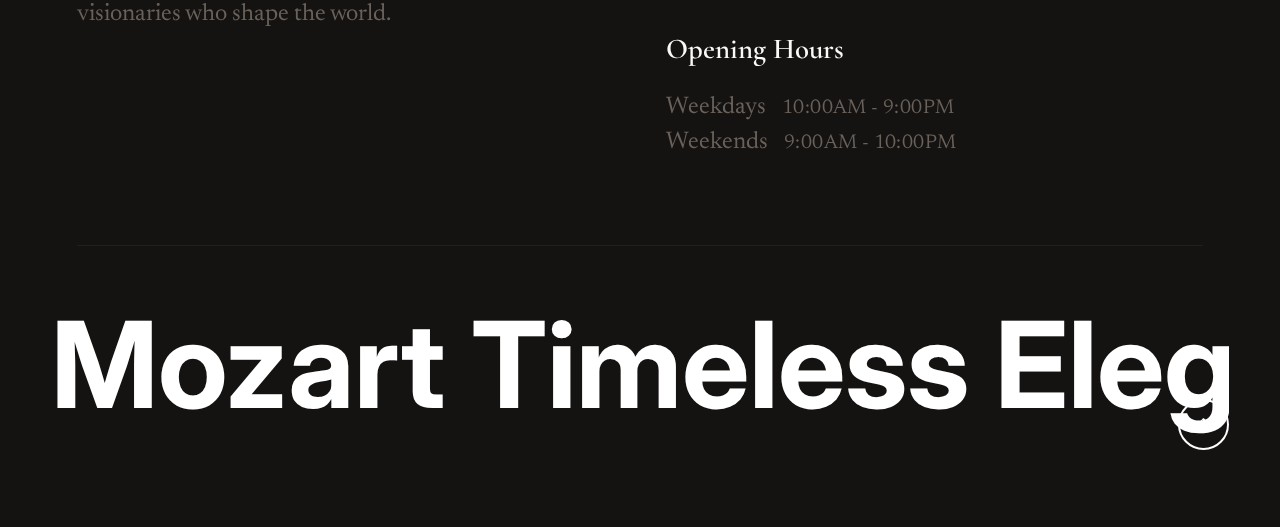
<file: Miva-assignment/Contactus.html>
<!DOCTYPE html>
<html lang="en" class="no-js">
  <head>
    <!--- basic page needs
    ================================================== -->
    <meta charset="utf-8" />
    <meta name="viewport" content="width=device-width, initial-scale=1" />
    <title>Contact Us - Mozart</title>

    <script>
      document.documentElement.classList.remove("no-js");
      document.documentElement.classList.add("js");
    </script>

    <!-- CSS
    ================================================== -->
    <link rel="stylesheet" href="css/vendor.css" />
    <link rel="stylesheet" href="css/styles.css" />

    <!-- favicons
    ================================================== -->
    <link rel="apple-touch-icon" sizes="180x180" href="apple-touch-icon.png" />
    <link rel="icon" type="image/png" sizes="32x32" href="favicon-32x32.png" />
    <link rel="icon" type="image/png" sizes="16x16" href="favicon-16x16.png" />
    <link rel="manifest" href="site.webmanifest" />
  </head>

  <body id="top">
    <!-- preloader
    ================================================== -->
    <div id="preloader">
      <div id="loader" class="dots-fade">
        <div></div>
        <div></div>
        <div></div>
      </div>
    </div>

    <!-- page wrap
    ================================================== -->
    <div id="page" class="s-pagewrap">
      <div class="menu-underlay"></div>

      <!-- # site header 
        ================================================== -->
      <header class="s-header">
        <div class="s-header__block">
          <div class="s-header__logo">
            <a class="logo" href="index.html">
              <img src="images/Mozart.svg" alt="Homepage" />
            </a>
          </div>

          <a class="s-header__menu-toggle" href="#0"><span>Browse</span></a>

          <div class="s-header__cta">
            <a href="#myContact" class="btn btn--primary s-header__cta-btn"
              >Contact Form</a
            >
          </div>
        </div>
        <!-- end s-header__block -->

        <nav class="s-header__nav">
          <a href="#0" class="s-header__nav-close-btn" title="close"
            ><span>Close</span></a
          >

          <div class="s-header__nav-logo">
            <a href="index.html">
              <img src="images/Mozart.svg" alt="Homepage" />
            </a>
          </div>
          <!-- s-header__nav-logo -->

          <ul class="s-header__nav-links">
            <li><a href="index.html">Home</a></li>
            <li><a href="about.html">About</a></li>
            <li><a href="events.html">Events</a></li>
            <li><a href="reservations.html">Reservations</a></li>
            <li class="current"><a href="contactus.html">Contact</a></li>
          </ul>
          <!-- s-header__nav-links -->

          <div class="s-header__nav-bottom">
            <h6>Booking Request</h6>

            <div class="s-header__booking">
              <div class="s-header__booking-no">
                <a href="tel:+23456789">(234) 56789</a>
              </div>
            </div>

            <ul class="s-header__nav-social social-list">
              <li>
                <a href="#0">
                  <svg
                    xmlns="http://www.w3.org/2000/svg"
                    width="24"
                    height="24"
                    viewBox="0 0 24 24"
                    style="fill: rgba(0, 0, 0, 1); transform: ; -ms-filter: "
                  >
                    <path
                      d="M20,3H4C3.447,3,3,3.448,3,4v16c0,0.552,0.447,1,1,1h8.615v-6.96h-2.338v-2.725h2.338v-2c0-2.325,1.42-3.592,3.5-3.592 c0.699-0.002,1.399,0.034,2.095,0.107v2.42h-1.435c-1.128,0-1.348,0.538-1.348,1.325v1.735h2.697l-0.35,2.725h-2.348V21H20 c0.553,0,1-0.448,1-1V4C21,3.448,20.553,3,20,3z"
                    ></path>
                  </svg>
                  <span class="u-screen-reader-text">Facebook</span>
                </a>
              </li>
              <li>
                <a href="#0">
                  <svg
                    xmlns="http://www.w3.org/2000/svg"
                    width="24"
                    height="24"
                    viewBox="0 0 24 24"
                    style="fill: rgba(0, 0, 0, 1); transform: ; -ms-filter: "
                  >
                    <path
                      d="M19.633,7.997c0.013,0.175,0.013,0.349,0.013,0.523c0,5.325-4.053,11.461-11.46,11.461c-2.282,0-4.402-0.661-6.186-1.809 c0.324,0.037,0.636,0.05,0.973,0.05c1.883,0,3.616-0.636,5.001-1.721c-1.771-0.037-3.255-1.197-3.767-2.793 c0.249,0.037,0.499,0.062,0.761,0.062c0.361,0,0.724-0.05,1.061-0.137c-1.847-0.374-3.23-1.995-3.23-3.953v-0.05 c0.537,0.299,1.16,0.486,1.82,0.511C3.534,9.419,2.823,8.184,2.823,6.787c0-0.748,0.199-1.434,0.548-2.032 c1.983,2.443,4.964,4.04,8.306,4.215c-0.062-0.3-0.1-0.611-0.1-0.923c0-2.22,1.796-4.028,4.028-4.028 c1.16,0,2.207,0.486,2.943,1.272c0.91-0.175,1.782-0.512,2.556-0.973c-0.299,0.935-0.936,1.721-1.771,2.22 c0.811-0.088,1.597-0.312,2.319-0.624C21.104,6.712,20.419,7.423,19.633,7.997z"
                    ></path>
                  </svg>
                  <span class="u-screen-reader-text">Twitter</span>
                </a>
              </li>
              <li>
                <a href="#0">
                  <svg
                    xmlns="http://www.w3.org/2000/svg"
                    width="24"
                    height="24"
                    viewBox="0 0 24 24"
                    style="fill: rgba(0, 0, 0, 1); transform: ; -ms-filter: "
                  >
                    <path
                      d="M11.999,7.377c-2.554,0-4.623,2.07-4.623,4.623c0,2.554,2.069,4.624,4.623,4.624c2.552,0,4.623-2.07,4.623-4.624 C16.622,9.447,14.551,7.377,11.999,7.377L11.999,7.377z M11.999,15.004c-1.659,0-3.004-1.345-3.004-3.003 c0-1.659,1.345-3.003,3.004-3.003s3.002,1.344,3.002,3.003C15.001,13.659,13.658,15.004,11.999,15.004L11.999,15.004z"
                    ></path>
                    <circle cx="16.806" cy="7.207" r="1.078"></circle>
                    <path
                      d="M20.533,6.111c-0.469-1.209-1.424-2.165-2.633-2.632c-0.699-0.263-1.438-0.404-2.186-0.42 c-0.963-0.042-1.268-0.054-3.71-0.054s-2.755,0-3.71,0.054C7.548,3.074,6.809,3.215,6.11,3.479C4.9,3.946,3.945,4.902,3.477,6.111 c-0.263,0.7-0.404,1.438-0.419,2.186c-0.043,0.962-0.056,1.267-0.056,3.71c0,2.442,0,2.753,0.056,3.71 c0.015,0.748,0.156,1.486,0.419,2.187c0.469,1.208,1.424,2.164,2.634,2.632c0.696,0.272,1.435,0.426,2.185,0.45 c0.963,0.042,1.268,0.055,3.71,0.055s2.755,0,3.71-0.055c0.747-0.015,1.486-0.157,2.186-0.419c1.209-0.469,2.164-1.424,2.633-2.633 c0.263-0.7,0.404-1.438,0.419-2.186c0.043-0.962,0.056-1.267,0.056-3.71s0-2.753-0.056-3.71C20.941,7.57,20.801,6.819,20.533,6.111z M19.315,15.643c-0.007,0.576-0.111,1.147-0.311,1.688c-0.305,0.787-0.926,1.409-1.712,1.711c-0.535,0.199-1.099,0.303-1.67,0.311 c-0.95,0.044-1.218,0.055-3.654,0.055c-2.438,0-2.687,0-3.655-0.055c-0.569-0.007-1.135-0.112-1.669-0.311 c-0.789-0.301-1.414-0.923-1.719-1.711c-0.196-0.534-0.302-1.099-0.311-1.669c-0.043-0.95-0.053-1.218-0.053-3.654 c0-2.437,0-2.686,0.053-3.655c0.007-0.576,0.111-1.146,0.311-1.687c0.305-0.789,0.93-1.41,1.719-1.712 c0.534-0.198,1.1-0.303,1.669-0.311c0.951-0.043,1.218-0.055,3.655-0.055c2.437,0,2.687,0,3.654,0.055 c0.571,0.007,1.135,0.112,1.67,0.311c0.786,0.303,1.407,0.925,1.712,1.712c0.196,0.534,0.302,1.099,0.311,1.669 c0.043,0.951,0.054,1.218,0.054,3.655c0,2.436,0,2.698-0.043,3.654H19.315z"
                    ></path>
                  </svg>
                  <span class="u-screen-reader-text">Instagram</span>
                </a>
              </li>
              <li>
                <a href="#0">
                  <svg
                    xmlns="http://www.w3.org/2000/svg"
                    width="24"
                    height="24"
                    viewBox="0 0 24 24"
                    style="fill: rgba(0, 0, 0, 1); transform: ; msfilter: "
                  >
                    <path
                      d="M8.31 10.28a2.5 2.5 0 1 0 2.5 2.49 2.5 2.5 0 0 0-2.5-2.49zm0 3.8a1.31 1.31 0 1 1 0-2.61 1.31 1.31 0 1 1 0 2.61zm7.38-3.8a2.5 2.5 0 1 0 2.5 2.49 2.5 2.5 0 0 0-2.5-2.49zM17 12.77a1.31 1.31 0 1 1-1.31-1.3 1.31 1.31 0 0 1 1.31 1.3z"
                    ></path>
                    <path
                      d="M12 2a10 10 0 1 0 10 10A10 10 0 0 0 12 2zm7.38 10.77a3.69 3.69 0 0 1-6.2 2.71L12 16.77l-1.18-1.29a3.69 3.69 0 1 1-5-5.44l-1.2-1.3H7.3a8.33 8.33 0 0 1 9.41 0h2.67l-1.2 1.31a3.71 3.71 0 0 1 1.2 2.72z"
                    ></path>
                    <path
                      d="M14.77 9.05a7.19 7.19 0 0 0-5.54 0A4.06 4.06 0 0 1 12 12.7a4.08 4.08 0 0 1 2.77-3.65z"
                    ></path>
                  </svg>
                  <span class="u-screen-reader-text">Tripadvisor</span>
                </a>
              </li>
            </ul>
          </div>
          <!-- s-header__nav-bottom -->
        </nav>
        <!-- end s-header__nav -->
      </header>
      <!-- end s-header -->

      <!-- # main content
        ================================================== -->
      <article class="s-content">
        <!-- ## pageheader -->
        <section
          class="s-pageheader pageheader"
          style="
            background-image: url(images/pageheader/pageheader-contacts-bg-3000.jpeg);
          "
        >
          <div class="row">
            <div class="column xl-12 s-pageheader__content">
              <h1 class="page-title">Contact Mozart</h1>
            </div>
          </div>
        </section>

        <!-- ## pagecontent -->
        <section class="s-pagecontent pagecontent">
          <div class="row width-narrower pageintro text-center">
            <div class="column xl-12">
              <p class="lead">
                At Mozart, we believe in personalized connections. Whether you
                seek a private consultation, have inquiries about our couture
                collections, or require assistance with a reservation, our team
                is here to assist you with discretion and excellence.
              </p>
            </div>
          </div>
          <!-- end pageintro -->

          <div class="row width-narrower content-block" id="myContact">
            <div class="column xl-12">
              <h2 class="contact-heading">Contact Us</h2>
              <p class="contact-subtext">
                Have any questions? We'd love to hear from you. Fill out the
                form below and we'll get back to you soon.
              </p>

              <!-- Success Message (Hidden by Default) -->
              <div
                id="success-message"
                class="success-message"
                style="display: none"
              >
                <p>Successfully submitted! Redirecting back to the form...</p>
              </div>

              <!-- Contact Form -->
              <form
                name="contact-form"
                id="contact-form"
                class="contact-form"
                method="post"
                action=""
                autocomplete="off"
                onsubmit="return handleSubmit(event)"
              >
                <fieldset class="row">
                  <div class="column xl-6 tab-12">
                    <label for="cname">Full Name:</label>
                    <input
                      type="text"
                      name="cname"
                      id="cname"
                      class="u-fullwidth"
                      placeholder="Enter Your Full Name"
                      required
                    />
                  </div>

                  <div class="column xl-6 tab-12">
                    <label for="cemail">Email Address:</label>
                    <input
                      type="email"
                      name="cemail"
                      id="cemail"
                      class="u-fullwidth"
                      placeholder="Enter Your Email"
                      required
                    />
                  </div>

                  <div class="column xl-12">
                    <label for="csubject">Subject:</label>
                    <input
                      type="text"
                      name="csubject"
                      id="csubject"
                      class="u-fullwidth"
                      placeholder="Enter Subject"
                      required
                    />
                  </div>

                  <div class="column xl-12 message u-add-bottom">
                    <label for="cmessage">Your Message:</label>
                    <textarea
                      name="cmessage"
                      id="cmessage"
                      class="u-fullwidth"
                      placeholder="Type your message here..."
                      rows="4"
                      required
                    ></textarea>
                  </div>

                  <div class="column xl-12">
                    <input
                      name="submit"
                      id="submit"
                      class="btn btn--primary btn-wide btn--large u-fullwidth"
                      value="Send Message"
                      type="submit"
                    />
                  </div>
                </fieldset>
              </form>
            </div>
          </div>
          <!-- end content-block -->

          <div
            class="row width-narrower row-x-center content-block content-block--grey cta-block"
          >
            <div class="column xl-10 mob-12">
              <h3>Contact Us</h3>
              <p class="attention-getter">
                Reaching out to us is the best way to get assistance, share
                feedback, or inquire about our services. We value your questions
                and are here to help! Whether you have a concern, need
                clarification, or want to explore new opportunities with us, our
                team is ready to provide prompt and reliable support. Your
                inquiries matter to us, and we are committed to ensuring you
                receive the best possible experience. Don’t hesitate to contact
                us—we look forward to connecting with you!
              </p>
              <a href="#myContact" class="btn btn--primary u-fullwidth"
                >Contacy Form</a
              >
            </div>
          </div>
          <!-- end content-block -->
        </section>
        <!-- pagecontent -->
      </article>
      <!-- end main content -->

      <!-- # gallery
        ================================================== -->
      <section id="gallery" class="s-gallery">
        <div class="row s-gallery__inner">
          <div class="column xl-12">
            <div class="gallery-items grid-list-items">
              <div class="gallery-items__item grid-list-items__item">
                <a
                  href="images/gallery/large/gal6.jpeg"
                  class="gallery-items__item-thumb glightbox"
                >
                  <img
                    src="images/gallery/gal6.jpeg"
                    srcset="
                      images/gallery/gal6.jpeg    1x,
                      images/gallery/gal6@2x.jpeg 2x
                    "
                    alt=""
                  />
                </a>
              </div>
              <!-- end gallery-items__item-->

              <div class="gallery-items__item grid-list-items__item">
                <a
                  href="images/gallery/large/gal2.jpeg"
                  class="gallery-items__item-thumb glightbox"
                >
                  <img
                    src="images/gallery/gal2.jpeg"
                    srcset="
                      images/gallery/gal2.jpeg    1x,
                      images/gallery/gal2@2x.jpeg 2x
                    "
                    alt=""
                  />
                </a>
              </div>
              <!-- end gallery-items__item -->

              <div class="gallery-items__item grid-list-items__item">
                <a
                  href="images/gallery/large/gal3.jpeg"
                  class="gallery-items__item-thumb glightbox"
                >
                  <img
                    src="images/gallery/gal3.jpeg"
                    srcset="
                      images/gallery/gal3.jpeg    1x,
                      images/gallery/gal3@2x.jpeg 2x
                    "
                    alt=""
                  />
                </a>
              </div>
              <!-- end gallery-items__item -->

              <div class="gallery-items__item grid-list-items__item">
                <a
                  href="images/gallery/large/gal4.jpeg"
                  class="gallery-items__item-thumb glightbox"
                >
                  <img
                    src="images/gallery/gal4.jpeg"
                    srcset="
                      images/gallery/gal4.jpeg    1x,
                      images/gallery/gal4@2x.jpeg 2x
                    "
                    alt=""
                  />
                </a>
              </div>
              <!-- end gallery-items__item -->

              <div class="gallery-items__item grid-list-items__item">
                <a
                  href="images/gallery/large/gal1.jpeg"
                  class="gallery-items__item-thumb glightbox"
                >
                  <img
                    src="images/gallery/gal1.jpeg"
                    srcset="
                      images/gallery/gal1.jpeg    1x,
                      images/gallery/gal1@2x.jpeg 2x
                    "
                    alt=""
                  />
                </a>
              </div>
              <!-- end gallery-items__item -->

              <div class="gallery-items__item grid-list-items__item">
                <a
                  href="images/gallery/large/gal8.jpeg"
                  class="gallery-items__item-thumb glightbox"
                >
                  <img
                    src="images/gallery/gal8.jpeg"
                    srcset="
                      images/gallery/gal8.jpeg    1x,
                      images/gallery/gal8@2x.jpeg 2x
                    "
                    alt=""
                  />
                </a>
              </div>
              <!-- end gallery-items__item -->

              <div class="gallery-items__item grid-list-items__item">
                <a
                  href="images/gallery/large/gal10.jpeg"
                  class="gallery-items__item-thumb glightbox"
                >
                  <img
                    src="images/gallery/gal10.jpeg"
                    srcset="
                      images/gallery/gal10.jpeg    1x,
                      images/gallery/gal10@2x.jpeg 2x
                    "
                    alt=""
                  />
                </a>
              </div>
              <!-- end gallery-items__item -->

              <div class="gallery-items__item grid-list-items__item">
                <a
                  href="images/gallery/large/gal7.jpeg"
                  class="gallery-items__item-thumb glightbox"
                >
                  <img
                    src="images/gallery/gal7.jpeg"
                    srcset="
                      images/gallery/gal7.jpeg    1x,
                      images/gallery/gal7@2x.jpeg 2x
                    "
                    alt=""
                  />
                </a>
              </div>
              <!-- end gallery-items__item -->
              <div class="gallery-items__item grid-list-items__item">
                <a
                  href="images/gallery/large/gal9.jpeg"
                  class="gallery-items__item-thumb glightbox"
                >
                  <img
                    src="images/gallery/gal9.jpeg"
                    srcset="
                      images/gallery/gal9.jpeg    1x,
                      images/gallery/gal9@2x.jpeg 2x
                    "
                    alt=""
                  />
                </a>
              </div>
              <!-- end gallery-items__item -->
            </div>
            <!-- end grid-list-items -->
          </div>
        </div>
        <!-- end s-gallery__inner -->
      </section>

      <!-- # footer 
        ================================================== -->
      <footer id="footer" class="s-footer">
        <div class="row s-footer__top row-x-center">
          <div class="column xl-4 lg-6 tab-8 mob-12">
            <a
              href="reservations.html"
              class="btn btn--primary btn--large u-fullwidth"
              >Book For Events
            </a>
          </div>
        </div>

        <div class="row s-footer__main-content">
          <div class="column xl-6 md-12 s-footer__block s-footer__about">
            <div class="s-footer__logo">
              <a class="logo" href="index.html">
                <img src="images/Mozart.svg" alt="Homepage" />
              </a>
            </div>

            <p>
              Where timeless elegance meets avant-garde design. Mozart is more
              than fashion—it’s a statement, a legacy, a movement. Crafted for
              the bold, the refined, and the visionaries who shape the world.
            </p>
          </div>
          <!-- end s-footer__about -->

          <div class="column xl-6 md-12 s-footer__block s-footer__info">
            <div class="row">
              <div class="column xl-6 lg-12">
                <h5>Location</h5>
                <p>
                  456 banana island , Lagos Nigeria <br />
                  CA 89001
                </p>
              </div>
              <div class="column xl-6 lg-12">
                <h5>Contacts</h5>
                <ul class="link-list">
                  <li><a href="mailto:#0">contact@Mozart.com</a></li>
                  <li><a href="tel:+2135551212">(234) 56789</a></li>
                </ul>
              </div>
              <div class="column">
                <h5>Opening Hours</h5>
                <ul class="opening-hours">
                  <li>
                    <span class="opening-hours__days">Weekdays</span
                    ><span class="opening-hours__time">10:00am - 9:00pm</span>
                  </li>
                  <li>
                    <span class="opening-hours__days">Weekends</span
                    ><span class="opening-hours__time">9:00am - 10:00pm</span>
                  </li>
                </ul>
              </div>
            </div>
          </div>
          <!-- end s-footer__info -->
        </div>
        <!-- end  s-footer__main-content -->

        <div class="row s-footer__bottom">
          <div class="marquee-container">
            <div class="marquee">Mozart Timeless Elegance</div>
          </div>
        </div>
        <!-- end section-footer__bottom -->

        <div class="ss-go-top">
          <a class="smoothscroll" title="Back to Top" href="#top">
            <svg
              clip-rule="evenodd"
              fill-rule="evenodd"
              stroke-linejoin="round"
              stroke-miterlimit="2"
              viewBox="0 0 24 24"
              xmlns="http://www.w3.org/2000/svg"
            >
              <path
                d="m14.523 18.787s4.501-4.505 6.255-6.26c.146-.146.219-.338.219-.53s-.073-.383-.219-.53c-1.753-1.754-6.255-6.258-6.255-6.258-.144-.145-.334-.217-.524-.217-.193 0-.385.074-.532.221-.293.292-.295.766-.004 1.056l4.978 4.978h-14.692c-.414 0-.75.336-.75.75s.336.75.75.75h14.692l-4.979 4.979c-.289.289-.286.762.006 1.054.148.148.341.222.533.222.19 0 .378-.072.522-.215z"
                fill-rule="nonzero"
              />
            </svg>
          </a>
          <span>Back To Top</span>
        </div>
        <!-- end ss-go-top -->
      </footer>
      <!-- end s-footer -->
    </div>
    <!-- end page-wrap -->

    <!-- Java Script
    ================================================== -->

    <script>
      function handleSubmit(event) {
        event.preventDefault();

        // Hide form and show success message
        document.getElementById("contact-form").style.display = "none";
        document.getElementById("success-message").style.display = "block";

        // Reset form fields
        document.getElementById("contact-form").reset();

        // Show form again after 3 seconds
        setTimeout(() => {
          document.getElementById("success-message").style.display = "none";
          document.getElementById("contact-form").style.display = "block";
        }, 3000);

        return false;
      }
    </script>
    <script src="js/plugins.js"></script>
    <script src="js/main.js"></script>
  </body>
</html>
</file>
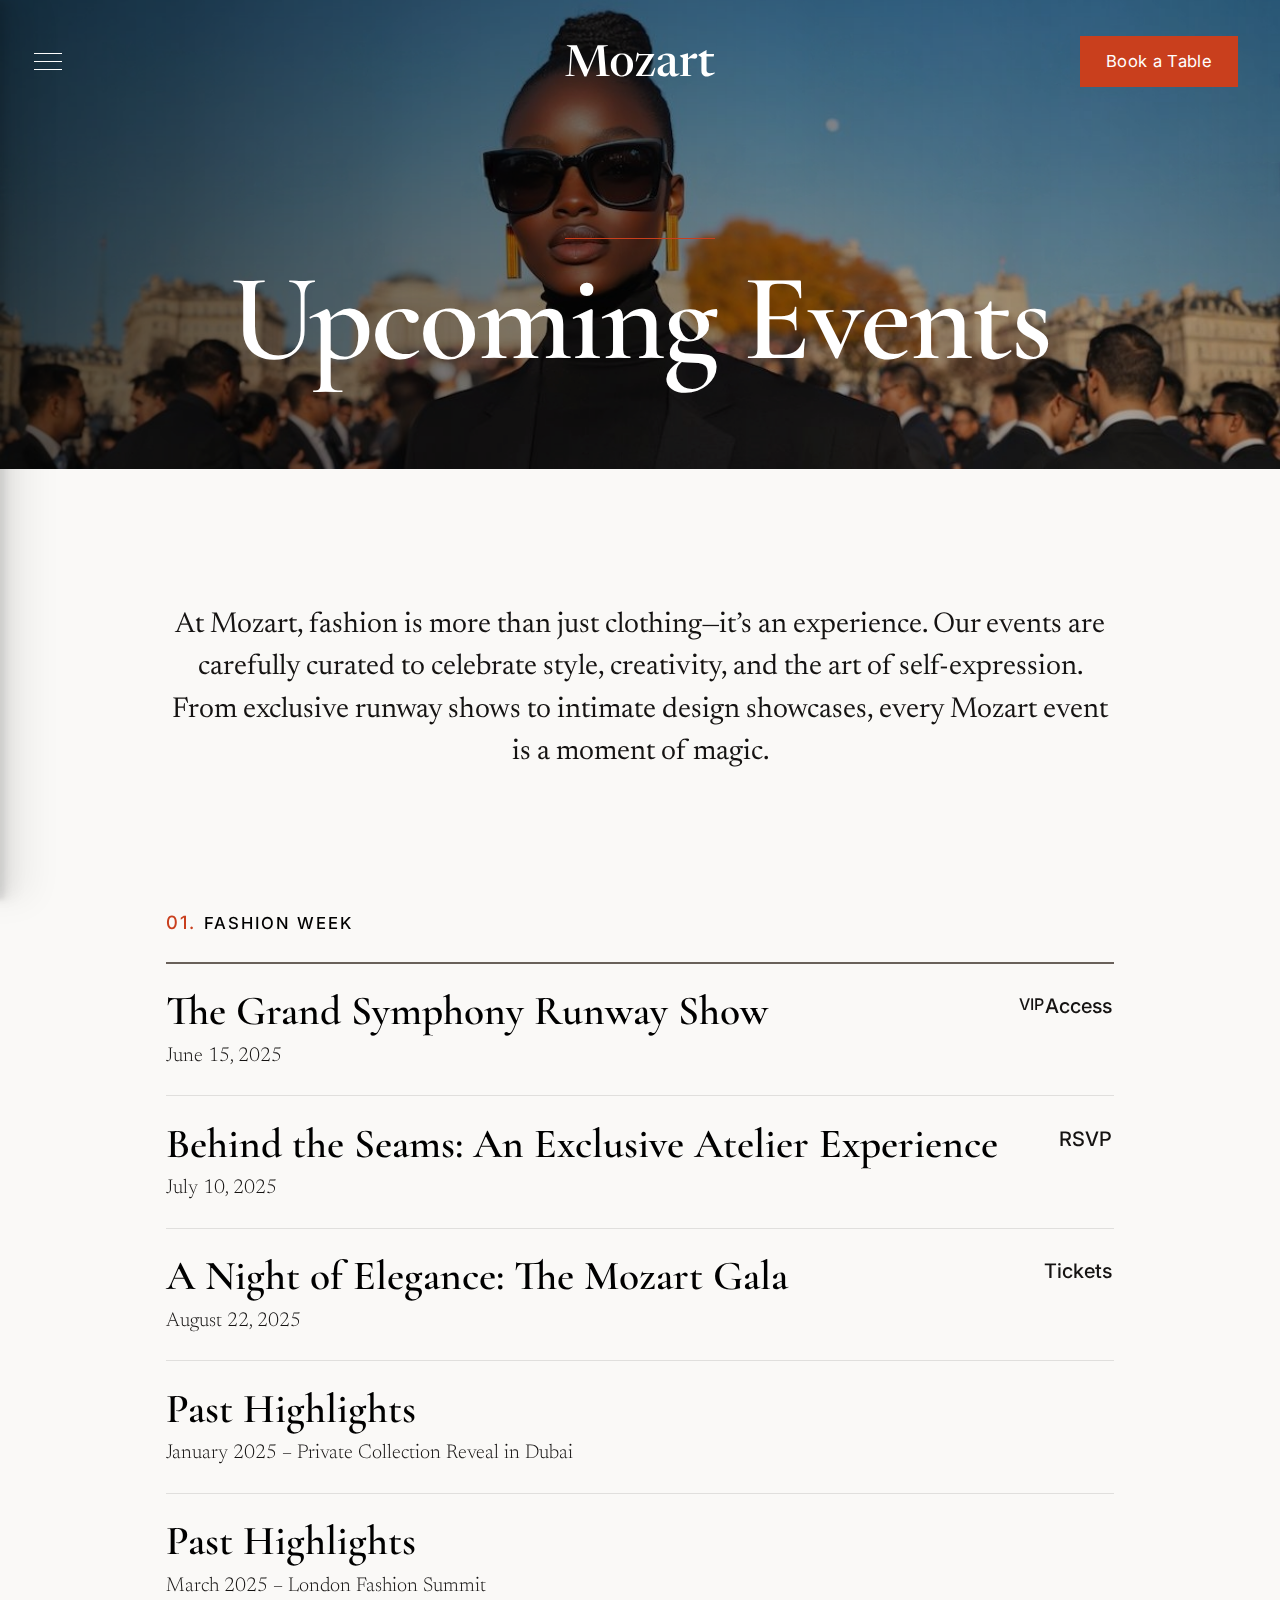
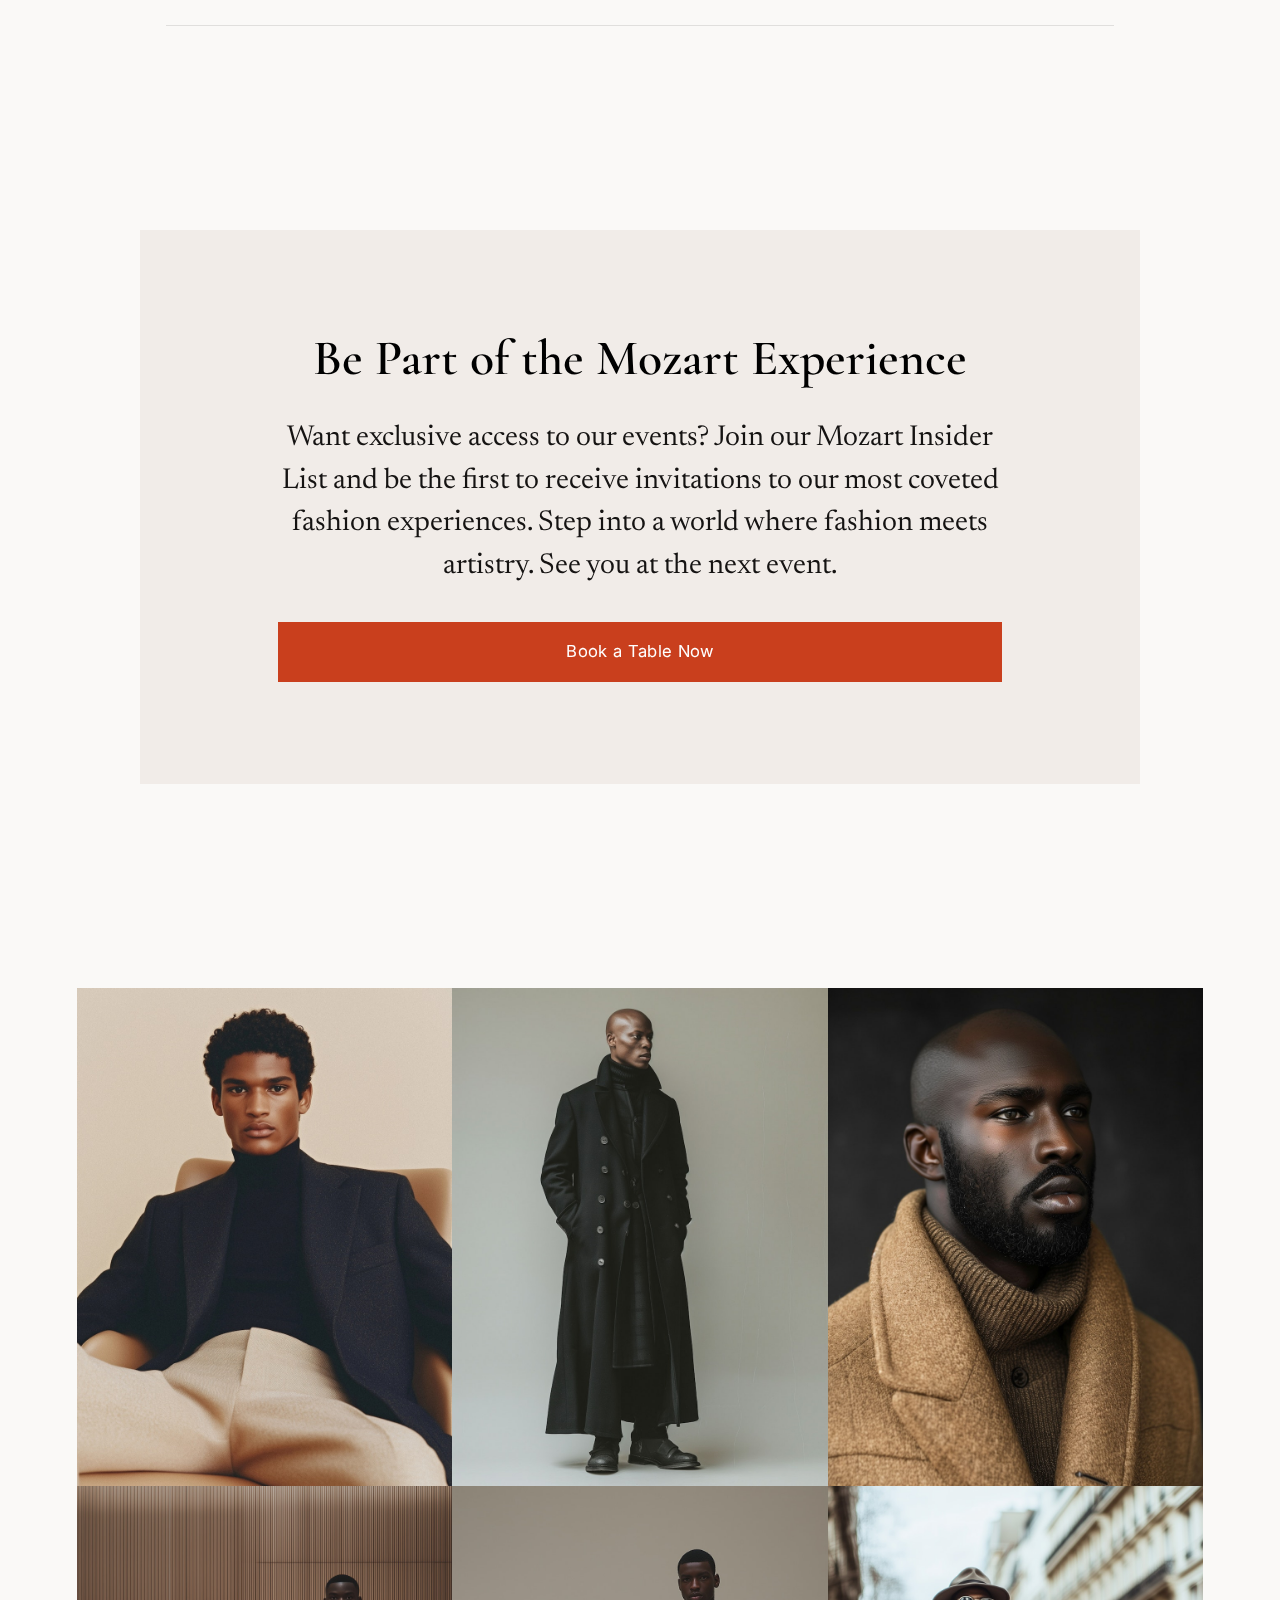
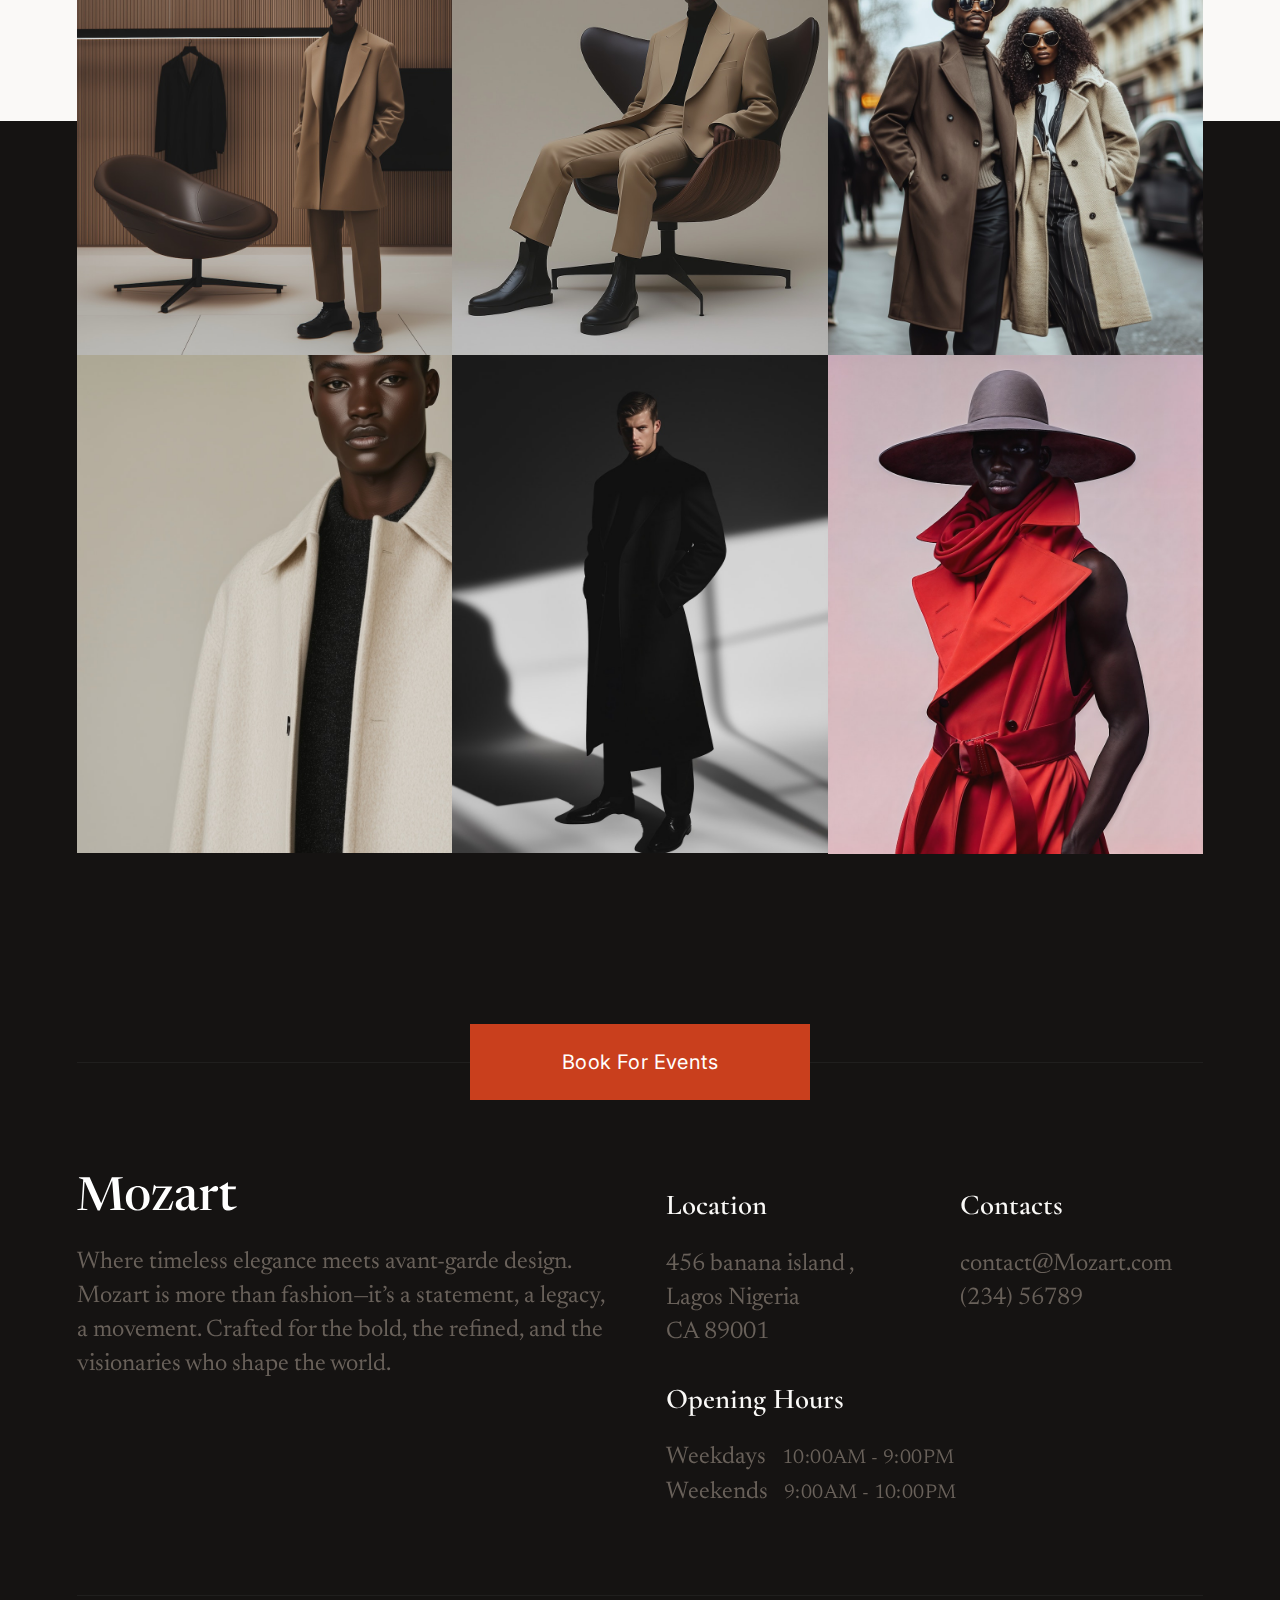
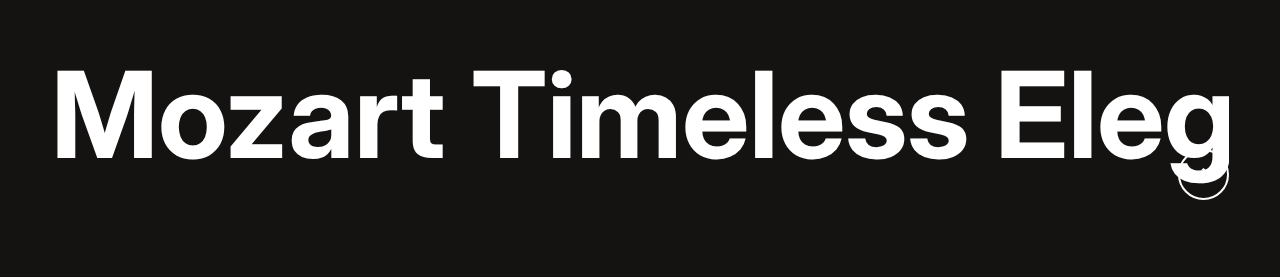
<file: Miva-assignment/events.html>
<!DOCTYPE html>
<html lang="en" class="no-js">
  <head>
    <!--- basic page needs
    ================================================== -->
    <meta charset="utf-8" />
    <meta name="viewport" content="width=device-width, initial-scale=1" />
    <title>Events - Mozart</title>

    <script>
      document.documentElement.classList.remove("no-js");
      document.documentElement.classList.add("js");
    </script>

    <!-- CSS
    ================================================== -->
    <link rel="stylesheet" href="css/vendor.css" />
    <link rel="stylesheet" href="css/styles.css" />

    <!-- favicons
    ================================================== -->
    <link rel="apple-touch-icon" sizes="180x180" href="apple-touch-icon.png" />
    <link rel="icon" type="image/png" sizes="32x32" href="favicon-32x32.png" />
    <link rel="icon" type="image/png" sizes="16x16" href="favicon-16x16.png" />
    <link rel="manifest" href="site.webmanifest" />
  </head>

  <body id="top">
    <!-- preloader
    ================================================== -->
    <div id="preloader">
      <div id="loader" class="dots-fade">
        <div></div>
        <div></div>
        <div></div>
      </div>
    </div>

    <!-- page wrap
    ================================================== -->
    <div id="page" class="s-pagewrap">
      <div class="menu-underlay"></div>

      <!-- # site header 
        ================================================== -->
      <header class="s-header">
        <div class="s-header__block">
          <div class="s-header__logo">
            <a class="logo" href="index.html">
              <img src="images/Mozart.svg" alt="Homepage" />
            </a>
          </div>

          <a class="s-header__menu-toggle" href="#0"><span>Browse</span></a>

          <div class="s-header__cta">
            <a
              href="reservations.html"
              class="btn btn--primary s-header__cta-btn"
              >Book a Table</a
            >
          </div>
        </div>
        <!-- end s-header__block -->

        <nav class="s-header__nav">
          <a href="#0" class="s-header__nav-close-btn" title="close"
            ><span>Close</span></a
          >

          <div class="s-header__nav-logo">
            <a href="index.html">
              <img src="images/Mozart.svg" alt="Homepage" />
            </a>
          </div>
          <!-- s-header__nav-logo -->

          <ul class="s-header__nav-links">
            <li><a href="index.html">Home</a></li>
            <li><a href="about.html">About</a></li>
            <li class="current"><a href="events.html">Events</a></li>
            <li><a href="reservations.html">Reservations</a></li>
            <li><a href="contactus.html">Contact</a></li>
          </ul>
          <!-- s-header__nav-links -->

          <div class="s-header__nav-bottom">
            <h6>Booking Request</h6>

            <div class="s-header__booking">
              <div class="s-header__booking-no">
                <a href="tel:+23456789">(234) 56789</a>
              </div>
            </div>

            <ul class="s-header__nav-social social-list">
              <li>
                <a href="#0">
                  <svg
                    xmlns="http://www.w3.org/2000/svg"
                    width="24"
                    height="24"
                    viewBox="0 0 24 24"
                    style="fill: rgba(0, 0, 0, 1); transform: ; -ms-filter: "
                  >
                    <path
                      d="M20,3H4C3.447,3,3,3.448,3,4v16c0,0.552,0.447,1,1,1h8.615v-6.96h-2.338v-2.725h2.338v-2c0-2.325,1.42-3.592,3.5-3.592 c0.699-0.002,1.399,0.034,2.095,0.107v2.42h-1.435c-1.128,0-1.348,0.538-1.348,1.325v1.735h2.697l-0.35,2.725h-2.348V21H20 c0.553,0,1-0.448,1-1V4C21,3.448,20.553,3,20,3z"
                    ></path>
                  </svg>
                  <span class="u-screen-reader-text">Facebook</span>
                </a>
              </li>
              <li>
                <a href="#0">
                  <svg
                    xmlns="http://www.w3.org/2000/svg"
                    width="24"
                    height="24"
                    viewBox="0 0 24 24"
                    style="fill: rgba(0, 0, 0, 1); transform: ; -ms-filter: "
                  >
                    <path
                      d="M19.633,7.997c0.013,0.175,0.013,0.349,0.013,0.523c0,5.325-4.053,11.461-11.46,11.461c-2.282,0-4.402-0.661-6.186-1.809 c0.324,0.037,0.636,0.05,0.973,0.05c1.883,0,3.616-0.636,5.001-1.721c-1.771-0.037-3.255-1.197-3.767-2.793 c0.249,0.037,0.499,0.062,0.761,0.062c0.361,0,0.724-0.05,1.061-0.137c-1.847-0.374-3.23-1.995-3.23-3.953v-0.05 c0.537,0.299,1.16,0.486,1.82,0.511C3.534,9.419,2.823,8.184,2.823,6.787c0-0.748,0.199-1.434,0.548-2.032 c1.983,2.443,4.964,4.04,8.306,4.215c-0.062-0.3-0.1-0.611-0.1-0.923c0-2.22,1.796-4.028,4.028-4.028 c1.16,0,2.207,0.486,2.943,1.272c0.91-0.175,1.782-0.512,2.556-0.973c-0.299,0.935-0.936,1.721-1.771,2.22 c0.811-0.088,1.597-0.312,2.319-0.624C21.104,6.712,20.419,7.423,19.633,7.997z"
                    ></path>
                  </svg>
                  <span class="u-screen-reader-text">Twitter</span>
                </a>
              </li>
              <li>
                <a href="#0">
                  <svg
                    xmlns="http://www.w3.org/2000/svg"
                    width="24"
                    height="24"
                    viewBox="0 0 24 24"
                    style="fill: rgba(0, 0, 0, 1); transform: ; -ms-filter: "
                  >
                    <path
                      d="M11.999,7.377c-2.554,0-4.623,2.07-4.623,4.623c0,2.554,2.069,4.624,4.623,4.624c2.552,0,4.623-2.07,4.623-4.624 C16.622,9.447,14.551,7.377,11.999,7.377L11.999,7.377z M11.999,15.004c-1.659,0-3.004-1.345-3.004-3.003 c0-1.659,1.345-3.003,3.004-3.003s3.002,1.344,3.002,3.003C15.001,13.659,13.658,15.004,11.999,15.004L11.999,15.004z"
                    ></path>
                    <circle cx="16.806" cy="7.207" r="1.078"></circle>
                    <path
                      d="M20.533,6.111c-0.469-1.209-1.424-2.165-2.633-2.632c-0.699-0.263-1.438-0.404-2.186-0.42 c-0.963-0.042-1.268-0.054-3.71-0.054s-2.755,0-3.71,0.054C7.548,3.074,6.809,3.215,6.11,3.479C4.9,3.946,3.945,4.902,3.477,6.111 c-0.263,0.7-0.404,1.438-0.419,2.186c-0.043,0.962-0.056,1.267-0.056,3.71c0,2.442,0,2.753,0.056,3.71 c0.015,0.748,0.156,1.486,0.419,2.187c0.469,1.208,1.424,2.164,2.634,2.632c0.696,0.272,1.435,0.426,2.185,0.45 c0.963,0.042,1.268,0.055,3.71,0.055s2.755,0,3.71-0.055c0.747-0.015,1.486-0.157,2.186-0.419c1.209-0.469,2.164-1.424,2.633-2.633 c0.263-0.7,0.404-1.438,0.419-2.186c0.043-0.962,0.056-1.267,0.056-3.71s0-2.753-0.056-3.71C20.941,7.57,20.801,6.819,20.533,6.111z M19.315,15.643c-0.007,0.576-0.111,1.147-0.311,1.688c-0.305,0.787-0.926,1.409-1.712,1.711c-0.535,0.199-1.099,0.303-1.67,0.311 c-0.95,0.044-1.218,0.055-3.654,0.055c-2.438,0-2.687,0-3.655-0.055c-0.569-0.007-1.135-0.112-1.669-0.311 c-0.789-0.301-1.414-0.923-1.719-1.711c-0.196-0.534-0.302-1.099-0.311-1.669c-0.043-0.95-0.053-1.218-0.053-3.654 c0-2.437,0-2.686,0.053-3.655c0.007-0.576,0.111-1.146,0.311-1.687c0.305-0.789,0.93-1.41,1.719-1.712 c0.534-0.198,1.1-0.303,1.669-0.311c0.951-0.043,1.218-0.055,3.655-0.055c2.437,0,2.687,0,3.654,0.055 c0.571,0.007,1.135,0.112,1.67,0.311c0.786,0.303,1.407,0.925,1.712,1.712c0.196,0.534,0.302,1.099,0.311,1.669 c0.043,0.951,0.054,1.218,0.054,3.655c0,2.436,0,2.698-0.043,3.654H19.315z"
                    ></path>
                  </svg>
                  <span class="u-screen-reader-text">Instagram</span>
                </a>
              </li>
              <li>
                <a href="#0">
                  <svg
                    xmlns="http://www.w3.org/2000/svg"
                    width="24"
                    height="24"
                    viewBox="0 0 24 24"
                    style="fill: rgba(0, 0, 0, 1); transform: ; msfilter: "
                  >
                    <path
                      d="M8.31 10.28a2.5 2.5 0 1 0 2.5 2.49 2.5 2.5 0 0 0-2.5-2.49zm0 3.8a1.31 1.31 0 1 1 0-2.61 1.31 1.31 0 1 1 0 2.61zm7.38-3.8a2.5 2.5 0 1 0 2.5 2.49 2.5 2.5 0 0 0-2.5-2.49zM17 12.77a1.31 1.31 0 1 1-1.31-1.3 1.31 1.31 0 0 1 1.31 1.3z"
                    ></path>
                    <path
                      d="M12 2a10 10 0 1 0 10 10A10 10 0 0 0 12 2zm7.38 10.77a3.69 3.69 0 0 1-6.2 2.71L12 16.77l-1.18-1.29a3.69 3.69 0 1 1-5-5.44l-1.2-1.3H7.3a8.33 8.33 0 0 1 9.41 0h2.67l-1.2 1.31a3.71 3.71 0 0 1 1.2 2.72z"
                    ></path>
                    <path
                      d="M14.77 9.05a7.19 7.19 0 0 0-5.54 0A4.06 4.06 0 0 1 12 12.7a4.08 4.08 0 0 1 2.77-3.65z"
                    ></path>
                  </svg>
                  <span class="u-screen-reader-text">Tripadvisor</span>
                </a>
              </li>
            </ul>
          </div>
          <!-- s-header__nav-bottom -->
        </nav>
        <!-- end s-header__nav -->
      </header>
      <!-- end s-header -->

      <!-- # main content
        ================================================== -->
      <article class="s-content">
        <!-- ## pageheader -->
        <section
          class="s-pageheader pageheader"
          style="
            background-image: url(images/pageheader/pageheader-event-bg-3000.jpeg);
          "
        >
          <div class="row">
            <div class="column xl-12 s-pageheader__content">
              <h1 class="page-title">Upcoming Events</h1>
            </div>
          </div>
        </section>

        <!-- ## pagecontent -->
        <section class="s-pagecontent pagecontent">
          <div class="row width-narrower pageintro text-center">
            <div class="column xl-12">
              <p class="lead">
                At Mozart, fashion is more than just clothing—it’s an
                experience. Our events are carefully curated to celebrate style,
                creativity, and the art of self-expression. From exclusive
                runway shows to intimate design showcases, every Mozart event is
                a moment of magic.
              </p>
            </div>
          </div>
          <!-- end pageintro -->

          <div class="row width-narrower content-block">
            <div class="column xl-12">
              <div class="menu-block">
                <div class="menu-block__group">
                  <h2 class="h6 menu-block__cat-name">Fashion Week</h2>

                  <ul class="menu-list">
                    <li class="menu-list__item">
                      <div class="menu-list__item-desc">
                        <h4>The Grand Symphony Runway Show</h4>
                        <p>June 15, 2025</p>
                      </div>
                      <div class="menu-list__item-price">
                        <span>VIP</span>Access
                      </div>
                    </li>
                    <li class="menu-list__item">
                      <div class="menu-list__item-desc">
                        <h4>
                          Behind the Seams: An Exclusive Atelier Experience
                        </h4>
                        <p>July 10, 2025</p>
                      </div>
                      <div class="menu-list__item-price">
                        <span></span> RSVP
                      </div>
                    </li>
                    <li class="menu-list__item">
                      <div class="menu-list__item-desc">
                        <h4>A Night of Elegance: The Mozart Gala</h4>
                        <p>August 22, 2025</p>
                      </div>
                      <div class="menu-list__item-price">
                        <span></span>Tickets
                      </div>
                    </li>
                    <li class="menu-list__item">
                      <div class="menu-list__item-desc">
                        <h4>Past Highlights</h4>
                        <p>January 2025 – Private Collection Reveal in Dubai</p>
                      </div>
                      <div class="menu-list__item-price">
                        <span></span>
                      </div>
                    </li>
                    <li class="menu-list__item">
                      <div class="menu-list__item-desc">
                        <h4>Past Highlights</h4>
                        <p>March 2025 – London Fashion Summit</p>
                      </div>
                      <div class="menu-list__item-price">
                        <span></span>
                      </div>
                    </li>
                  </ul>
                  <!-- end menu-list -->
                </div>
                <!-- end menu-block__group -->

                <!-- end menu-block__group -->

                <!-- end menu-block__group -->

                <!-- end menu-block__group -->
              </div>
              <!-- end menu-block -->
            </div>
          </div>
          <!-- end content-block -->

          <div
            class="row width-narrower row-x-center content-block content-block--grey cta-block"
          >
            <div class="column xl-10 mob-12">
              <h3>Be Part of the Mozart Experience</h3>
              <p class="attention-getter">
                Want exclusive access to our events? Join our Mozart Insider
                List and be the first to receive invitations to our most coveted
                fashion experiences.
                Step into a world where fashion meets artistry. See you at the next event.
              </p>
              <a href="reservations.html" class="btn btn--primary u-fullwidth"
                >Book a Table Now</a
              >
            </div>
          </div>
          <!-- end content-block -->
        </section>
        <!-- pagecontent -->
      </article>
      <!-- end main content -->

      <!-- # gallery
        ================================================== -->
      <section id="gallery" class="s-gallery">
        <div class="row s-gallery__inner">
          <div class="column xl-12">
            <div class="gallery-items grid-list-items">
              <div class="gallery-items__item grid-list-items__item">
                <a
                  href="images/gallery/large/gal6.jpeg"
                  class="gallery-items__item-thumb glightbox"
                >
                  <img
                    src="images/gallery/gal6.jpeg"
                    srcset="
                      images/gallery/gal6.jpeg    1x,
                      images/gallery/gal6@2x.jpeg 2x
                    "
                    alt=""
                  />
                </a>
              </div>
              <!-- end gallery-items__item-->

              <div class="gallery-items__item grid-list-items__item">
                <a
                  href="images/gallery/large/gal2.jpeg"
                  class="gallery-items__item-thumb glightbox"
                >
                  <img
                    src="images/gallery/gal2.jpeg"
                    srcset="
                      images/gallery/gal2.jpeg    1x,
                      images/gallery/gal2@2x.jpeg 2x
                    "
                    alt=""
                  />
                </a>
              </div>
              <!-- end gallery-items__item -->

              <div class="gallery-items__item grid-list-items__item">
                <a
                  href="images/gallery/large/gal3.jpeg"
                  class="gallery-items__item-thumb glightbox"
                >
                  <img
                    src="images/gallery/gal3.jpeg"
                    srcset="
                      images/gallery/gal3.jpeg    1x,
                      images/gallery/gal3@2x.jpeg 2x
                    "
                    alt=""
                  />
                </a>
              </div>
              <!-- end gallery-items__item -->

              <div class="gallery-items__item grid-list-items__item">
                <a
                  href="images/gallery/large/gal4.jpeg"
                  class="gallery-items__item-thumb glightbox"
                >
                  <img
                    src="images/gallery/gal4.jpeg"
                    srcset="
                      images/gallery/gal4.jpeg    1x,
                      images/gallery/gal4@2x.jpeg 2x
                    "
                    alt=""
                  />
                </a>
              </div>
              <!-- end gallery-items__item -->

              <div class="gallery-items__item grid-list-items__item">
                <a
                  href="images/gallery/large/gal1.jpeg"
                  class="gallery-items__item-thumb glightbox"
                >
                  <img
                    src="images/gallery/gal1.jpeg"
                    srcset="
                      images/gallery/gal1.jpeg    1x,
                      images/gallery/gal1@2x.jpeg 2x
                    "
                    alt=""
                  />
                </a>
              </div>
              <!-- end gallery-items__item -->

              <div class="gallery-items__item grid-list-items__item">
                <a
                  href="images/gallery/large/gal8.jpeg"
                  class="gallery-items__item-thumb glightbox"
                >
                  <img
                    src="images/gallery/gal8.jpeg"
                    srcset="
                      images/gallery/gal8.jpeg    1x,
                      images/gallery/gal8@2x.jpeg 2x
                    "
                    alt=""
                  />
                </a>
              </div>
              <!-- end gallery-items__item -->

              <div class="gallery-items__item grid-list-items__item">
                <a
                  href="images/gallery/large/gal10.jpeg"
                  class="gallery-items__item-thumb glightbox"
                >
                  <img
                    src="images/gallery/gal10.jpeg"
                    srcset="
                      images/gallery/gal10.jpeg    1x,
                      images/gallery/gal10@2x.jpeg 2x
                    "
                    alt=""
                  />
                </a>
              </div>
              <!-- end gallery-items__item -->

              <div class="gallery-items__item grid-list-items__item">
                <a
                  href="images/gallery/large/gal7.jpeg"
                  class="gallery-items__item-thumb glightbox"
                >
                  <img
                    src="images/gallery/gal7.jpeg"
                    srcset="
                      images/gallery/gal7.jpeg    1x,
                      images/gallery/gal7@2x.jpeg 2x
                    "
                    alt=""
                  />
                </a>
              </div>
              <!-- end gallery-items__item -->
              <div class="gallery-items__item grid-list-items__item">
                <a
                  href="images/gallery/large/gal9.jpeg"
                  class="gallery-items__item-thumb glightbox"
                >
                  <img
                    src="images/gallery/gal9.jpeg"
                    srcset="
                      images/gallery/gal9.jpeg    1x,
                      images/gallery/gal9@2x.jpeg 2x
                    "
                    alt=""
                  />
                </a>
              </div>
              <!-- end gallery-items__item -->
            </div>
            <!-- end grid-list-items -->
          </div>
        </div>
        <!-- end s-gallery__inner -->
      </section>

      <!-- # footer 
        ================================================== -->
      <footer id="footer" class="s-footer">
        <div class="row s-footer__top row-x-center">
          <div class="column xl-4 lg-6 tab-8 mob-12">
            <a
              href="reservations.html"
              class="btn btn--primary btn--large u-fullwidth"
              >Book For Events
            </a>
          </div>
        </div>

        <div class="row s-footer__main-content">
          <div class="column xl-6 md-12 s-footer__block s-footer__about">
            <div class="s-footer__logo">
              <a class="logo" href="index.html">
                <img src="images/Mozart.svg" alt="Homepage" />
              </a>
            </div>

            <p>
              Where timeless elegance meets avant-garde design. Mozart is more
              than fashion—it’s a statement, a legacy, a movement. Crafted for
              the bold, the refined, and the visionaries who shape the world.
            </p>
          </div>
          <!-- end s-footer__about -->

          <div class="column xl-6 md-12 s-footer__block s-footer__info">
            <div class="row">
              <div class="column xl-6 lg-12">
                <h5>Location</h5>
                <p>
                  456 banana island , Lagos Nigeria <br />
                  CA 89001
                </p>
              </div>
              <div class="column xl-6 lg-12">
                <h5>Contacts</h5>
                <ul class="link-list">
                  <li><a href="mailto:#0">contact@Mozart.com</a></li>
                  <li><a href="tel:+2135551212">(234) 56789</a></li>
                </ul>
              </div>
              <div class="column">
                <h5>Opening Hours</h5>
                <ul class="opening-hours">
                  <li>
                    <span class="opening-hours__days">Weekdays</span
                    ><span class="opening-hours__time">10:00am - 9:00pm</span>
                  </li>
                  <li>
                    <span class="opening-hours__days">Weekends</span
                    ><span class="opening-hours__time">9:00am - 10:00pm</span>
                  </li>
                </ul>
              </div>
            </div>
          </div>
          <!-- end s-footer__info -->
        </div>
        <!-- end  s-footer__main-content -->

        <div class="row s-footer__bottom">
          <div class="marquee-container">
            <div class="marquee">Mozart Timeless Elegance</div>
          </div>
        </div>
        <!-- end section-footer__bottom -->

        <div class="ss-go-top">
          <a class="smoothscroll" title="Back to Top" href="#top">
            <svg
              clip-rule="evenodd"
              fill-rule="evenodd"
              stroke-linejoin="round"
              stroke-miterlimit="2"
              viewBox="0 0 24 24"
              xmlns="http://www.w3.org/2000/svg"
            >
              <path
                d="m14.523 18.787s4.501-4.505 6.255-6.26c.146-.146.219-.338.219-.53s-.073-.383-.219-.53c-1.753-1.754-6.255-6.258-6.255-6.258-.144-.145-.334-.217-.524-.217-.193 0-.385.074-.532.221-.293.292-.295.766-.004 1.056l4.978 4.978h-14.692c-.414 0-.75.336-.75.75s.336.75.75.75h14.692l-4.979 4.979c-.289.289-.286.762.006 1.054.148.148.341.222.533.222.19 0 .378-.072.522-.215z"
                fill-rule="nonzero"
              />
            </svg>
          </a>
          <span>Back To Top</span>
        </div>
        <!-- end ss-go-top -->
      </footer>
    </div>
    <!-- end page-wrap -->

    <!-- Java Script
    ================================================== -->
    <script src="js/plugins.js"></script>
    <script src="js/main.js"></script>
  </body>
</html>
</file>
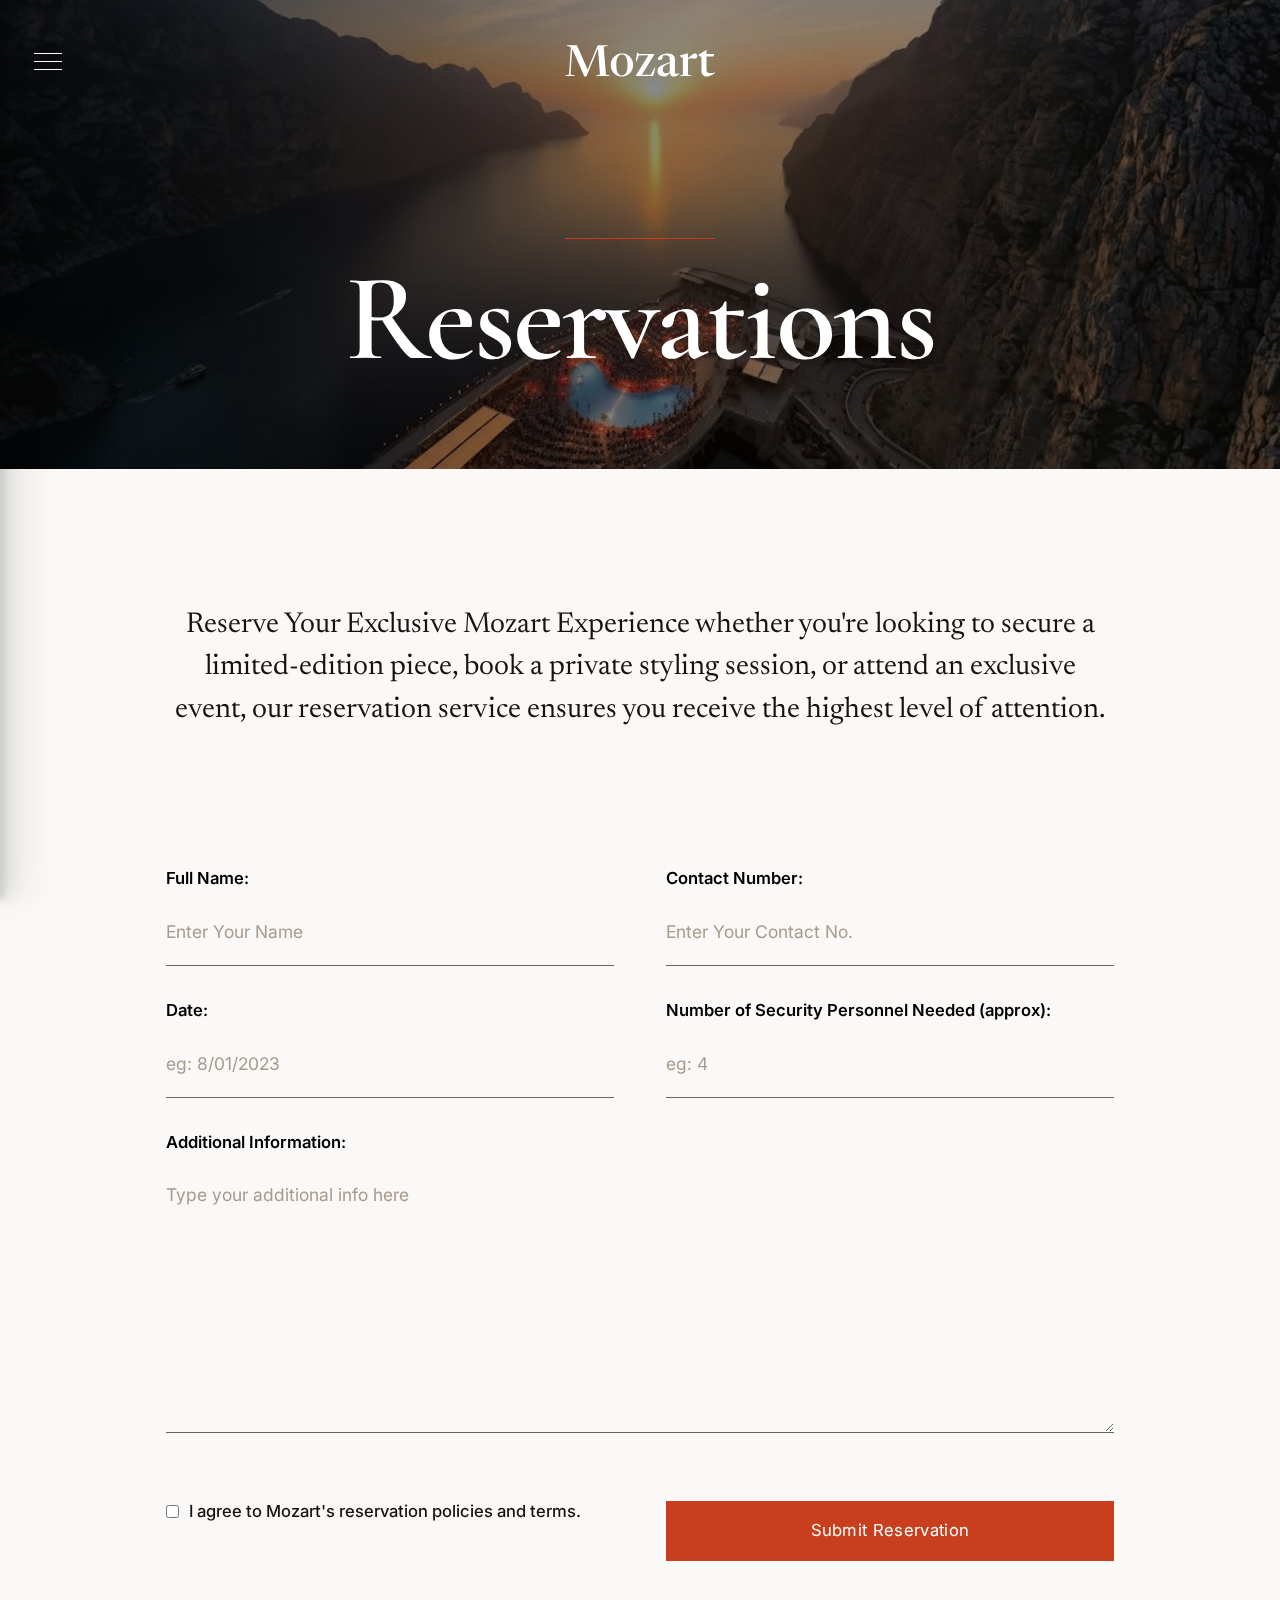
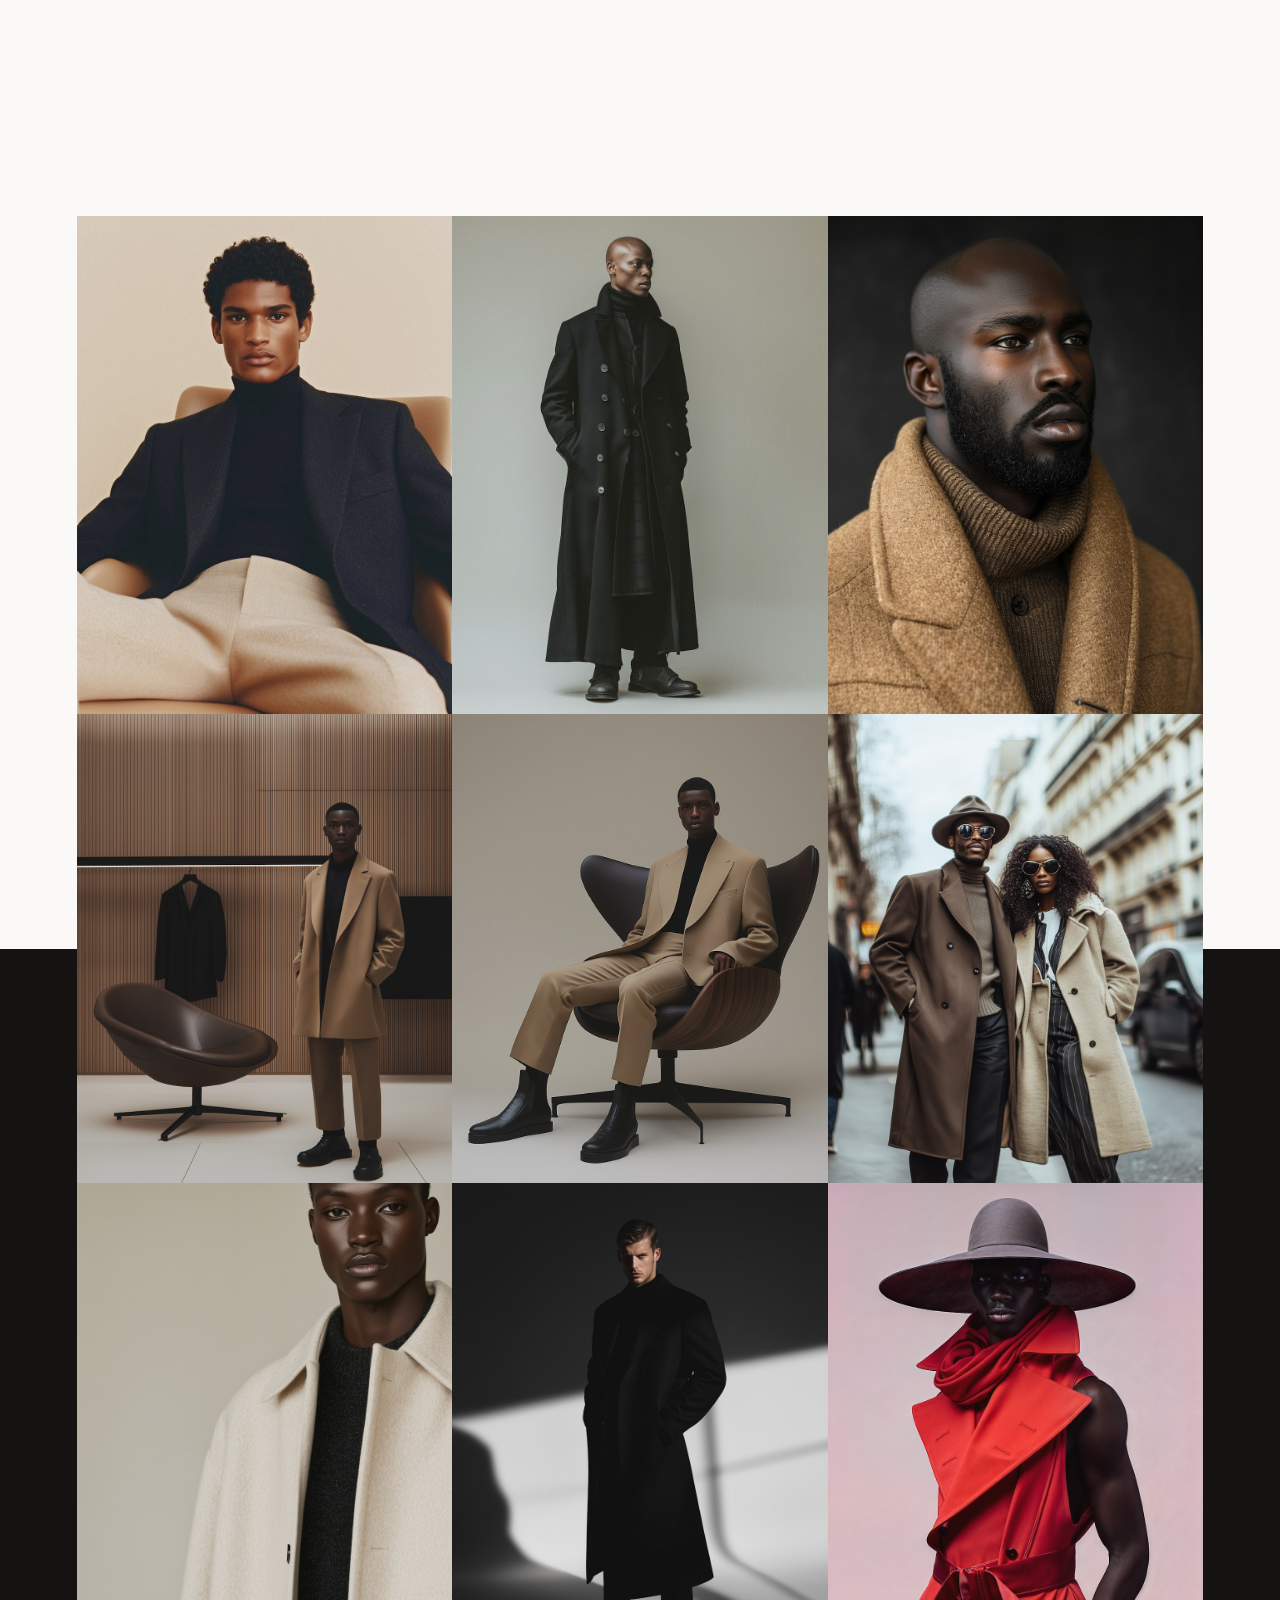
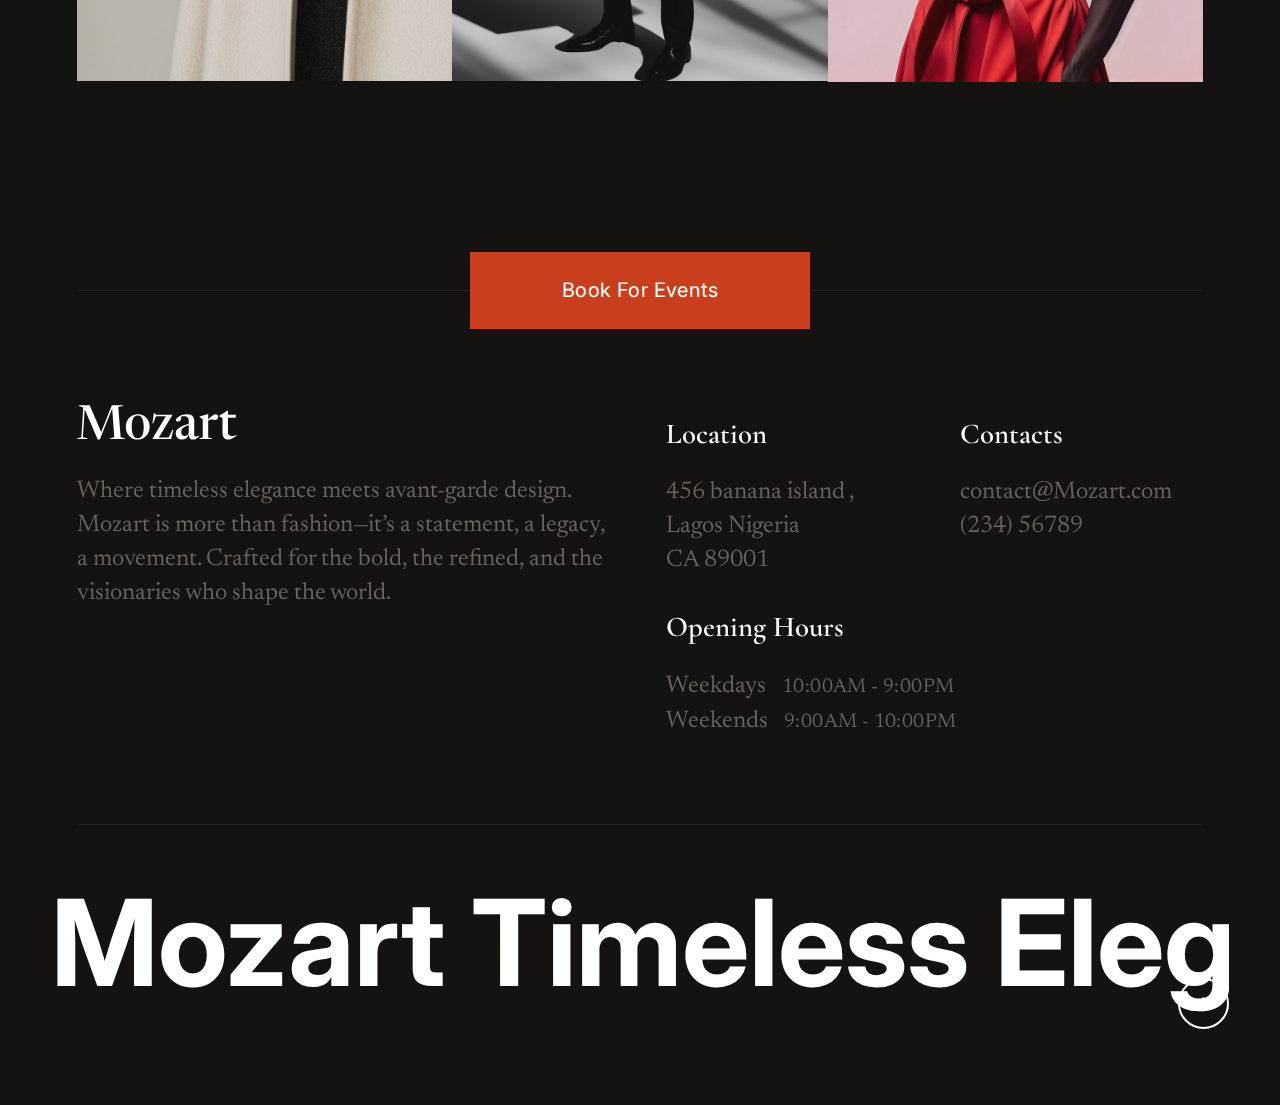
<file: Miva-assignment/reservations.html>
<!DOCTYPE html>
<html lang="en" class="no-js">
  <head>
    <!--- basic page needs
    ================================================== -->
    <meta charset="utf-8" />
    <meta name="viewport" content="width=device-width, initial-scale=1" />
    <title>Reservations - Mozart</title>

    <script>
      document.documentElement.classList.remove("no-js");
      document.documentElement.classList.add("js");
    </script>

    <!-- CSS
    ================================================== -->
    <link rel="stylesheet" href="css/vendor.css" />
    <link rel="stylesheet" href="css/styles.css" />

    <!-- favicons
    ================================================== -->
    <link rel="apple-touch-icon" sizes="180x180" href="apple-touch-icon.png" />
    <link rel="icon" type="image/png" sizes="32x32" href="favicon-32x32.png" />
    <link rel="icon" type="image/png" sizes="16x16" href="favicon-16x16.png" />
    <link rel="manifest" href="site.webmanifest" />
  </head>

  <body id="top">
    <!-- preloader
    ================================================== -->
    <div id="preloader">
      <div id="loader" class="dots-fade">
        <div></div>
        <div></div>
        <div></div>
      </div>
    </div>

    <!-- page wrap
    ================================================== -->
    <div id="page" class="s-pagewrap">
      <div class="menu-underlay"></div>

      <!-- # site header 
        ================================================== -->
      <header class="s-header">
        <div class="s-header__block">
          <div class="s-header__logo">
            <a class="logo" href="index.html">
              <img src="images/Mozart.svg" alt="Homepage" />
            </a>
          </div>

          <a class="s-header__menu-toggle" href="#0"><span>Browse</span></a>
        </div>
        <!-- end s-header__block -->

        <nav class="s-header__nav">
          <a href="#0" class="s-header__nav-close-btn" title="close"
            ><span>Close</span></a
          >

          <div class="s-header__nav-logo">
            <a href="index.html">
              <img src="images/Mozart.svg" alt="Homepage" />
            </a>
          </div>
          <!-- s-header__nav-logo -->

          <ul class="s-header__nav-links">
            <li><a href="index.html">Home</a></li>
            <li><a href="about.html">About</a></li>
            <li><a href="events.html">Events</a></li>
            <li class="current">
              <a href="reservations.html">Reservations</a>
            </li>
            <li><a href="contactus.html">Contact</a></li>
          </ul>
          <!-- s-header__nav-links -->

          <div class="s-header__nav-bottom">
            <h6>Booking Request</h6>

            <div class="s-header__booking">
              <div class="s-header__booking-no">
                <a href="tel:+23456789">(234) 56789</a>
              </div>
            </div>

            <ul class="s-header__nav-social social-list">
              <li>
                <a href="#0">
                  <svg
                    xmlns="http://www.w3.org/2000/svg"
                    width="24"
                    height="24"
                    viewBox="0 0 24 24"
                    style="fill: rgba(0, 0, 0, 1); transform: ; -ms-filter: "
                  >
                    <path
                      d="M20,3H4C3.447,3,3,3.448,3,4v16c0,0.552,0.447,1,1,1h8.615v-6.96h-2.338v-2.725h2.338v-2c0-2.325,1.42-3.592,3.5-3.592 c0.699-0.002,1.399,0.034,2.095,0.107v2.42h-1.435c-1.128,0-1.348,0.538-1.348,1.325v1.735h2.697l-0.35,2.725h-2.348V21H20 c0.553,0,1-0.448,1-1V4C21,3.448,20.553,3,20,3z"
                    ></path>
                  </svg>
                  <span class="u-screen-reader-text">Facebook</span>
                </a>
              </li>
              <li>
                <a href="#0">
                  <svg
                    xmlns="http://www.w3.org/2000/svg"
                    width="24"
                    height="24"
                    viewBox="0 0 24 24"
                    style="fill: rgba(0, 0, 0, 1); transform: ; -ms-filter: "
                  >
                    <path
                      d="M19.633,7.997c0.013,0.175,0.013,0.349,0.013,0.523c0,5.325-4.053,11.461-11.46,11.461c-2.282,0-4.402-0.661-6.186-1.809 c0.324,0.037,0.636,0.05,0.973,0.05c1.883,0,3.616-0.636,5.001-1.721c-1.771-0.037-3.255-1.197-3.767-2.793 c0.249,0.037,0.499,0.062,0.761,0.062c0.361,0,0.724-0.05,1.061-0.137c-1.847-0.374-3.23-1.995-3.23-3.953v-0.05 c0.537,0.299,1.16,0.486,1.82,0.511C3.534,9.419,2.823,8.184,2.823,6.787c0-0.748,0.199-1.434,0.548-2.032 c1.983,2.443,4.964,4.04,8.306,4.215c-0.062-0.3-0.1-0.611-0.1-0.923c0-2.22,1.796-4.028,4.028-4.028 c1.16,0,2.207,0.486,2.943,1.272c0.91-0.175,1.782-0.512,2.556-0.973c-0.299,0.935-0.936,1.721-1.771,2.22 c0.811-0.088,1.597-0.312,2.319-0.624C21.104,6.712,20.419,7.423,19.633,7.997z"
                    ></path>
                  </svg>
                  <span class="u-screen-reader-text">Twitter</span>
                </a>
              </li>
              <li>
                <a href="#0">
                  <svg
                    xmlns="http://www.w3.org/2000/svg"
                    width="24"
                    height="24"
                    viewBox="0 0 24 24"
                    style="fill: rgba(0, 0, 0, 1); transform: ; -ms-filter: "
                  >
                    <path
                      d="M11.999,7.377c-2.554,0-4.623,2.07-4.623,4.623c0,2.554,2.069,4.624,4.623,4.624c2.552,0,4.623-2.07,4.623-4.624 C16.622,9.447,14.551,7.377,11.999,7.377L11.999,7.377z M11.999,15.004c-1.659,0-3.004-1.345-3.004-3.003 c0-1.659,1.345-3.003,3.004-3.003s3.002,1.344,3.002,3.003C15.001,13.659,13.658,15.004,11.999,15.004L11.999,15.004z"
                    ></path>
                    <circle cx="16.806" cy="7.207" r="1.078"></circle>
                    <path
                      d="M20.533,6.111c-0.469-1.209-1.424-2.165-2.633-2.632c-0.699-0.263-1.438-0.404-2.186-0.42 c-0.963-0.042-1.268-0.054-3.71-0.054s-2.755,0-3.71,0.054C7.548,3.074,6.809,3.215,6.11,3.479C4.9,3.946,3.945,4.902,3.477,6.111 c-0.263,0.7-0.404,1.438-0.419,2.186c-0.043,0.962-0.056,1.267-0.056,3.71c0,2.442,0,2.753,0.056,3.71 c0.015,0.748,0.156,1.486,0.419,2.187c0.469,1.208,1.424,2.164,2.634,2.632c0.696,0.272,1.435,0.426,2.185,0.45 c0.963,0.042,1.268,0.055,3.71,0.055s2.755,0,3.71-0.055c0.747-0.015,1.486-0.157,2.186-0.419c1.209-0.469,2.164-1.424,2.633-2.633 c0.263-0.7,0.404-1.438,0.419-2.186c0.043-0.962,0.056-1.267,0.056-3.71s0-2.753-0.056-3.71C20.941,7.57,20.801,6.819,20.533,6.111z M19.315,15.643c-0.007,0.576-0.111,1.147-0.311,1.688c-0.305,0.787-0.926,1.409-1.712,1.711c-0.535,0.199-1.099,0.303-1.67,0.311 c-0.95,0.044-1.218,0.055-3.654,0.055c-2.438,0-2.687,0-3.655-0.055c-0.569-0.007-1.135-0.112-1.669-0.311 c-0.789-0.301-1.414-0.923-1.719-1.711c-0.196-0.534-0.302-1.099-0.311-1.669c-0.043-0.95-0.053-1.218-0.053-3.654 c0-2.437,0-2.686,0.053-3.655c0.007-0.576,0.111-1.146,0.311-1.687c0.305-0.789,0.93-1.41,1.719-1.712 c0.534-0.198,1.1-0.303,1.669-0.311c0.951-0.043,1.218-0.055,3.655-0.055c2.437,0,2.687,0,3.654,0.055 c0.571,0.007,1.135,0.112,1.67,0.311c0.786,0.303,1.407,0.925,1.712,1.712c0.196,0.534,0.302,1.099,0.311,1.669 c0.043,0.951,0.054,1.218,0.054,3.655c0,2.436,0,2.698-0.043,3.654H19.315z"
                    ></path>
                  </svg>
                  <span class="u-screen-reader-text">Instagram</span>
                </a>
              </li>
              <li>
                <a href="#0">
                  <svg
                    xmlns="http://www.w3.org/2000/svg"
                    width="24"
                    height="24"
                    viewBox="0 0 24 24"
                    style="fill: rgba(0, 0, 0, 1); transform: ; msfilter: "
                  >
                    <path
                      d="M8.31 10.28a2.5 2.5 0 1 0 2.5 2.49 2.5 2.5 0 0 0-2.5-2.49zm0 3.8a1.31 1.31 0 1 1 0-2.61 1.31 1.31 0 1 1 0 2.61zm7.38-3.8a2.5 2.5 0 1 0 2.5 2.49 2.5 2.5 0 0 0-2.5-2.49zM17 12.77a1.31 1.31 0 1 1-1.31-1.3 1.31 1.31 0 0 1 1.31 1.3z"
                    ></path>
                    <path
                      d="M12 2a10 10 0 1 0 10 10A10 10 0 0 0 12 2zm7.38 10.77a3.69 3.69 0 0 1-6.2 2.71L12 16.77l-1.18-1.29a3.69 3.69 0 1 1-5-5.44l-1.2-1.3H7.3a8.33 8.33 0 0 1 9.41 0h2.67l-1.2 1.31a3.71 3.71 0 0 1 1.2 2.72z"
                    ></path>
                    <path
                      d="M14.77 9.05a7.19 7.19 0 0 0-5.54 0A4.06 4.06 0 0 1 12 12.7a4.08 4.08 0 0 1 2.77-3.65z"
                    ></path>
                  </svg>
                  <span class="u-screen-reader-text">Tripadvisor</span>
                </a>
              </li>
            </ul>
          </div>
          <!-- s-header__nav-bottom -->
        </nav>
        <!-- end s-header__nav -->
      </header>
      <!-- end s-header -->

      <!-- # main content
        ================================================== -->
      <article class="s-content">
        <!-- ## pageheader -->
        <section
          class="s-pageheader pageheader"
          style="
            background-image: url(images/pageheader/ageheader-reservations-bg-3000.jpeg);
          "
        >
          <div class="row">
            <div class="column xl-12 s-pageheader__content">
              <h1 class="page-title">Reservations</h1>
            </div>
          </div>
        </section>

        <!-- ## pagecontent -->
        <section class="s-pagecontent pagecontent">
          <div class="row width-narrower pageintro text-center">
            <div class="column xl-12">
              <p class="lead">
                Reserve Your Exclusive Mozart Experience whether you're looking
                to secure a limited-edition piece, book a private styling
                session, or attend an exclusive event, our reservation service
                ensures you receive the highest level of attention.
              </p>
            </div>
          </div>
          <!-- end pageintro -->

          <div class="row width-narrower content-block">
            <div class="column xl-12">
              <form
                name="rform"
                id="rform"
                class="reservation-form"
                method="post"
                action=""
                autocomplete="off"
              >
                <fieldset class="row">
                  <div class="column xl-6 tab-12">
                    <label for="rname">Full Name: </label>
                    <input
                      type="text"
                      name="rame"
                      id="rname"
                      class="u-fullwidth"
                      placeholder="Enter Your Name"
                      value=""
                    />
                  </div>

                  <div class="column xl-6 tab-12">
                    <label for="rphone">Contact Number: </label>
                    <input
                      type="tel"
                      name="rphone"
                      id="rphone"
                      class="u-fullwidth"
                      placeholder="Enter Your Contact No."
                      value=""
                    />
                  </div>

                  <div class="column xl-6 tab-12">
                    <label for="rdate">Date: </label>
                    <input
                      type="text"
                      name="rdate"
                      id="rdate"
                      class="u-fullwidth"
                      placeholder="eg: 8/01/2023"
                      value=""
                    />
                  </div>

                  <div class="column xl-6 tab-12">
                    <label for="rparty-size">Number of Security Personnel Needed (approx):</label>
                    <input
                      type="number"
                      name="rparty-size"
                      id="rparty-size"
                      class="u-fullwidth"
                      placeholder="eg: 4"
                      value=""
                    />
                  </div>

                  <div class="column xl-12 message u-add-bottom">
                    <label for="radd-info">Additional Information: </label>
                    <textarea
                      name="radd-info"
                      id="radd-info"
                      class="u-fullwidth"
                      placeholder="Type your additional info here"
                    ></textarea>
                  </div>

                  <div class="rform__bottom column xl-12">
                    <div class="row">
                      <div class="column xl-6 tab-12">
                        <label class="rcheckbox u-add-bottom">
                          <input type="checkbox" />
                          <span class="label-text"
                            >I agree to Mozart's reservation policies and terms.
                            </span
                          >
                        </label>
                      </div>

                      <div class="column xl-6 tab-12">
                        <input
                          name="submit"
                          id="submit"
                          class="btn btn--primary btn-wide btn--large u-fullwidth"
                          value="Submit Reservation"
                          type="submit"
                        />
                      </div>
                    </div>
                  </div>
                </fieldset>
              </form>
            </div>
          </div>
          <!-- end content-block -->
        </section>
        <!-- pagecontent -->
      </article>
      <!-- end main content -->

      <!-- # gallery
        ================================================== -->
      <section id="gallery" class="s-gallery">
        <div class="row s-gallery__inner">
          <div class="column xl-12">
            <div class="gallery-items grid-list-items">
              <div class="gallery-items__item grid-list-items__item">
                <a
                  href="images/gallery/large/gal6.jpeg"
                  class="gallery-items__item-thumb glightbox"
                >
                  <img
                    src="images/gallery/gal6.jpeg"
                    srcset="
                      images/gallery/gal6.jpeg    1x,
                      images/gallery/gal6@2x.jpeg 2x
                    "
                    alt=""
                  />
                </a>
              </div>
              <!-- end gallery-items__item-->

              <div class="gallery-items__item grid-list-items__item">
                <a
                  href="images/gallery/large/gal2.jpeg"
                  class="gallery-items__item-thumb glightbox"
                >
                  <img
                    src="images/gallery/gal2.jpeg"
                    srcset="
                      images/gallery/gal2.jpeg    1x,
                      images/gallery/gal2@2x.jpeg 2x
                    "
                    alt=""
                  />
                </a>
              </div>
              <!-- end gallery-items__item -->

              <div class="gallery-items__item grid-list-items__item">
                <a
                  href="images/gallery/large/gal3.jpeg"
                  class="gallery-items__item-thumb glightbox"
                >
                  <img
                    src="images/gallery/gal3.jpeg"
                    srcset="
                      images/gallery/gal3.jpeg    1x,
                      images/gallery/gal3@2x.jpeg 2x
                    "
                    alt=""
                  />
                </a>
              </div>
              <!-- end gallery-items__item -->

              <div class="gallery-items__item grid-list-items__item">
                <a
                  href="images/gallery/large/gal4.jpeg"
                  class="gallery-items__item-thumb glightbox"
                >
                  <img
                    src="images/gallery/gal4.jpeg"
                    srcset="
                      images/gallery/gal4.jpeg    1x,
                      images/gallery/gal4@2x.jpeg 2x
                    "
                    alt=""
                  />
                </a>
              </div>
              <!-- end gallery-items__item -->

              <div class="gallery-items__item grid-list-items__item">
                <a
                  href="images/gallery/large/gal1.jpeg"
                  class="gallery-items__item-thumb glightbox"
                >
                  <img
                    src="images/gallery/gal1.jpeg"
                    srcset="
                      images/gallery/gal1.jpeg    1x,
                      images/gallery/gal1@2x.jpeg 2x
                    "
                    alt=""
                  />
                </a>
              </div>
              <!-- end gallery-items__item -->

              <div class="gallery-items__item grid-list-items__item">
                <a
                  href="images/gallery/large/gal8.jpeg"
                  class="gallery-items__item-thumb glightbox"
                >
                  <img
                    src="images/gallery/gal8.jpeg"
                    srcset="
                      images/gallery/gal8.jpeg    1x,
                      images/gallery/gal8@2x.jpeg 2x
                    "
                    alt=""
                  />
                </a>
              </div>
              <!-- end gallery-items__item -->

              <div class="gallery-items__item grid-list-items__item">
                <a
                  href="images/gallery/large/gal10.jpeg"
                  class="gallery-items__item-thumb glightbox"
                >
                  <img
                    src="images/gallery/gal10.jpeg"
                    srcset="
                      images/gallery/gal10.jpeg    1x,
                      images/gallery/gal10@2x.jpeg 2x
                    "
                    alt=""
                  />
                </a>
              </div>
              <!-- end gallery-items__item -->

              <div class="gallery-items__item grid-list-items__item">
                <a
                  href="images/gallery/large/gal7.jpeg"
                  class="gallery-items__item-thumb glightbox"
                >
                  <img
                    src="images/gallery/gal7.jpeg"
                    srcset="
                      images/gallery/gal7.jpeg    1x,
                      images/gallery/gal7@2x.jpeg 2x
                    "
                    alt=""
                  />
                </a>
              </div>
              <!-- end gallery-items__item -->
              <div class="gallery-items__item grid-list-items__item">
                <a
                  href="images/gallery/large/gal9.jpeg"
                  class="gallery-items__item-thumb glightbox"
                >
                  <img
                    src="images/gallery/gal9.jpeg"
                    srcset="
                      images/gallery/gal9.jpeg    1x,
                      images/gallery/gal9@2x.jpeg 2x
                    "
                    alt=""
                  />
                </a>
              </div>
              <!-- end gallery-items__item -->
            </div>
            <!-- end grid-list-items -->
          </div>
        </div>
        <!-- end s-gallery__inner -->
      </section>

      <!-- # footer 
        ================================================== -->
      <footer id="footer" class="s-footer">
        <div class="row s-footer__top row-x-center">
          <div class="column xl-4 lg-6 tab-8 mob-12">
            <a
              href="reservations.html"
              class="btn btn--primary btn--large u-fullwidth"
              >Book For Events
            </a>
          </div>
        </div>

        <div class="row s-footer__main-content">
          <div class="column xl-6 md-12 s-footer__block s-footer__about">
            <div class="s-footer__logo">
              <a class="logo" href="index.html">
                <img src="images/Mozart.svg" alt="Homepage" />
              </a>
            </div>

            <p>
              Where timeless elegance meets avant-garde design. Mozart is more
              than fashion—it’s a statement, a legacy, a movement. Crafted for
              the bold, the refined, and the visionaries who shape the world.
            </p>
          </div>
          <!-- end s-footer__about -->

          <div class="column xl-6 md-12 s-footer__block s-footer__info">
            <div class="row">
              <div class="column xl-6 lg-12">
                <h5>Location</h5>
                <p>
                  456 banana island , Lagos Nigeria <br />
                  CA 89001
                </p>
              </div>
              <div class="column xl-6 lg-12">
                <h5>Contacts</h5>
                <ul class="link-list">
                  <li><a href="mailto:#0">contact@Mozart.com</a></li>
                  <li><a href="tel:+2135551212">(234) 56789</a></li>
                </ul>
              </div>
              <div class="column">
                <h5>Opening Hours</h5>
                <ul class="opening-hours">
                  <li>
                    <span class="opening-hours__days">Weekdays</span
                    ><span class="opening-hours__time">10:00am - 9:00pm</span>
                  </li>
                  <li>
                    <span class="opening-hours__days">Weekends</span
                    ><span class="opening-hours__time">9:00am - 10:00pm</span>
                  </li>
                </ul>
              </div>
            </div>
          </div>
          <!-- end s-footer__info -->
        </div>
        <!-- end  s-footer__main-content -->

        <div class="row s-footer__bottom">
          <div class="marquee-container">
            <div class="marquee">Mozart Timeless Elegance</div>
          </div>
        </div>
        <!-- end section-footer__bottom -->

        <div class="ss-go-top">
          <a class="smoothscroll" title="Back to Top" href="#top">
            <svg
              clip-rule="evenodd"
              fill-rule="evenodd"
              stroke-linejoin="round"
              stroke-miterlimit="2"
              viewBox="0 0 24 24"
              xmlns="http://www.w3.org/2000/svg"
            >
              <path
                d="m14.523 18.787s4.501-4.505 6.255-6.26c.146-.146.219-.338.219-.53s-.073-.383-.219-.53c-1.753-1.754-6.255-6.258-6.255-6.258-.144-.145-.334-.217-.524-.217-.193 0-.385.074-.532.221-.293.292-.295.766-.004 1.056l4.978 4.978h-14.692c-.414 0-.75.336-.75.75s.336.75.75.75h14.692l-4.979 4.979c-.289.289-.286.762.006 1.054.148.148.341.222.533.222.19 0 .378-.072.522-.215z"
                fill-rule="nonzero"
              />
            </svg>
          </a>
          <span>Back To Top</span>
        </div>
        <!-- end ss-go-top -->
      </footer>
      <!-- end s-footer -->
    </div>
    <!-- end page-wrap -->

    <!-- Java Script
    ================================================== -->
    <script src="js/plugins.js"></script>
    <script src="js/main.js"></script>
  </body>
</html>
</file>
<file: Miva-assignment/css/vendor.css>
code[class*=language-],
pre[class*=language-] {
  color          : #f8f8f2;
  background     : none;
  text-shadow    : 0 1px rgba(0, 0, 0, 0.3);
  font-family    : var(--font-mono);
  font-size      : calc(var(--text-size) * 0.8333);
  text-align     : left;
  white-space    : pre;
  word-spacing   : normal;
  word-break     : normal;
  word-wrap      : normal;
  line-height    : var(--vspace-1);
  -moz-tab-size  : 4;
  -o-tab-size    : 4;
  tab-size       : 4;
  -webkit-hyphens: none;
  hyphens        : none;
}

/* Code blocks */
pre[class*=language-] {
  padding : var(--vspace-0_5) 0 var(--vspace-1);
  margin  : var(--vspace-1) 0;
  overflow: auto;
}

:not(pre)>code[class*=language-],
pre[class*=language-] {
  background: #272822;
}

/* Inline code */
:not(pre)>code[class*=language-] {
  padding    : 0.1em;
  white-space: normal;
}

.token.comment,
.token.prolog,
.token.doctype,
.token.cdata {
  color: slategray;
}

.token.punctuation {
  color: #f8f8f2;
}

.token.namespace {
  opacity: 0.7;
}

.token.property,
.token.tag,
.token.constant,
.token.symbol,
.token.deleted {
  color: #f92672;
}

.token.boolean,
.token.number {
  color: #ae81ff;
}

.token.selector,
.token.attr-name,
.token.string,
.token.char,
.token.builtin,
.token.inserted {
  color: #a6e22e;
}

.token.operator,
.token.entity,
.token.url,
.language-css .token.string,
.style .token.string,
.token.variable {
  color: #f8f8f2;
}

.token.atrule,
.token.attr-value,
.token.function,
.token.class-name {
  color: #e6db74;
}

.token.keyword {
  color: #66d9ef;
}

.token.regex,
.token.important {
  color: #fd971f;
}

.token.important,
.token.bold {
  font-weight: bold;
}

.token.italic {
  font-style: italic;
}

.token.entity {
  cursor: help;
}



@font-face {
  font-family: "swiper-icons";
  src        : url("data:application/font-woff;charset=utf-8;base64, [base64]//wADZ2x5ZgAAAywAAADMAAAD2MHtryVoZWFkAAABbAAAADAAAAA2E2+eoWhoZWEAAAGcAAAAHwAAACQC9gDzaG10eAAAAigAAAAZAAAArgJkABFsb2NhAAAC0AAAAFoAAABaFQAUGG1heHAAAAG8AAAAHwAAACAAcABAbmFtZQAAA/gAAAE5AAACXvFdBwlwb3N0AAAFNAAAAGIAAACE5s74hXjaY2BkYGAAYpf5Hu/j+W2+MnAzMYDAzaX6QjD6/4//Bxj5GA8AuRwMYGkAPywL13jaY2BkYGA88P8Agx4j+/8fQDYfA1AEBWgDAIB2BOoAeNpjYGRgYNBh4GdgYgABEMnIABJzYNADCQAACWgAsQB42mNgYfzCOIGBlYGB0YcxjYGBwR1Kf2WQZGhhYGBiYGVmgAFGBiQQkOaawtDAoMBQxXjg/wEGPcYDDA4wNUA2CCgwsAAAO4EL6gAAeNpj2M0gyAACqxgGNWBkZ2D4/wMA+xkDdgAAAHjaY2BgYGaAYBkGRgYQiAHyGMF8FgYHIM3DwMHABGQrMOgyWDLEM1T9/w8UBfEMgLzE////P/5//f/V/xv+r4eaAAeMbAxwIUYmIMHEgKYAYjUcsDAwsLKxc3BycfPw8jEQA/[base64]/uznmfPFBNODM2K7MTQ45YEAZqGP81AmGGcF3iPqOop0r1SPTaTbVkfUe4HXj97wYE+yNwWYxwWu4v1ugWHgo3S1XdZEVqWM7ET0cfnLGxWfkgR42o2PvWrDMBSFj/IHLaF0zKjRgdiVMwScNRAoWUoH78Y2icB/yIY09An6AH2Bdu/UB+yxopYshQiEvnvu0dURgDt8QeC8PDw7Fpji3fEA4z/PEJ6YOB5hKh4dj3EvXhxPqH/SKUY3rJ7srZ4FZnh1PMAtPhwP6fl2PMJMPDgeQ4rY8YT6Gzao0eAEA409DuggmTnFnOcSCiEiLMgxCiTI6Cq5DZUd3Qmp10vO0LaLTd2cjN4fOumlc7lUYbSQcZFkutRG7g6JKZKy0RmdLY680CDnEJ+UMkpFFe1RN7nxdVpXrC4aTtnaurOnYercZg2YVmLN/d/gczfEimrE/fs/bOuq29Zmn8tloORaXgZgGa78yO9/cnXm2BpaGvq25Dv9S4E9+5SIc9PqupJKhYFSSl47+Qcr1mYNAAAAeNptw0cKwkAAAMDZJA8Q7OUJvkLsPfZ6zFVERPy8qHh2YER+3i/BP83vIBLLySsoKimrqKqpa2hp6+jq6RsYGhmbmJqZSy0sraxtbO3sHRydnEMU4uR6yx7JJXveP7WrDycAAAAAAAH//wACeNpjYGRgYOABYhkgZgJCZgZNBkYGLQZtIJsFLMYAAAw3ALgAeNolizEKgDAQBCchRbC2sFER0YD6qVQiBCv/H9ezGI6Z5XBAw8CBK/m5iQQVauVbXLnOrMZv2oLdKFa8Pjuru2hJzGabmOSLzNMzvutpB3N42mNgZGBg4GKQYzBhYMxJLMlj4GBgAYow/P/PAJJhLM6sSoWKfWCAAwDAjgbRAAB42mNgYGBkAIIbCZo5IPrmUn0hGA0AO8EFTQAA") format("woff");
  font-weight: 400;
  font-style : normal;
}

:root {
  --swiper-theme-color: #007aff;
}

.swiper-container {
  margin-left : auto;
  margin-right: auto;
  position    : relative;
  overflow    : hidden;
  list-style  : none;
  padding     : 0;
  /* Fix of Webkit flickering */
  z-index     : 1;
}

.swiper-container-vertical>.swiper-wrapper {
  flex-direction: column;
}

.swiper-wrapper {
  position           : relative;
  width              : 100%;
  height             : 100%;
  z-index            : 1;
  display            : flex;
  transition-property: transform;
  box-sizing         : content-box;
}

.swiper-container-android .swiper-slide,
.swiper-wrapper {
  transform: translate3d(0px, 0, 0);
}

.swiper-container-multirow>.swiper-wrapper {
  flex-wrap: wrap;
}

.swiper-container-multirow-column>.swiper-wrapper {
  flex-wrap     : wrap;
  flex-direction: column;
}

.swiper-container-free-mode>.swiper-wrapper {
  transition-timing-function: ease-out;
  margin                    : 0 auto;
}

.swiper-slide {
  flex-shrink        : 0;
  width              : 100%;
  height             : 100%;
  position           : relative;
  transition-property: transform;
}

.swiper-slide-invisible-blank {
  visibility: hidden;
}

/* Auto Height */
.swiper-container-autoheight,
.swiper-container-autoheight .swiper-slide {
  height: auto;
}

.swiper-container-autoheight .swiper-wrapper {
  align-items        : flex-start;
  transition-property: transform, height;
}

/* 3D Effects */
.swiper-container-3d {
  perspective: 1200px;
}

.swiper-container-3d .swiper-wrapper,
.swiper-container-3d .swiper-slide,
.swiper-container-3d .swiper-slide-shadow-left,
.swiper-container-3d .swiper-slide-shadow-right,
.swiper-container-3d .swiper-slide-shadow-top,
.swiper-container-3d .swiper-slide-shadow-bottom,
.swiper-container-3d .swiper-cube-shadow {
  transform-style: preserve-3d;
}

.swiper-container-3d .swiper-slide-shadow-left,
.swiper-container-3d .swiper-slide-shadow-right,
.swiper-container-3d .swiper-slide-shadow-top,
.swiper-container-3d .swiper-slide-shadow-bottom {
  position      : absolute;
  left          : 0;
  top           : 0;
  width         : 100%;
  height        : 100%;
  pointer-events: none;
  z-index       : 10;
}

.swiper-container-3d .swiper-slide-shadow-left {
  background-image: linear-gradient(to left, rgba(0, 0, 0, 0.5), rgba(0, 0, 0, 0));
}

.swiper-container-3d .swiper-slide-shadow-right {
  background-image: linear-gradient(to right, rgba(0, 0, 0, 0.5), rgba(0, 0, 0, 0));
}

.swiper-container-3d .swiper-slide-shadow-top {
  background-image: linear-gradient(to top, rgba(0, 0, 0, 0.5), rgba(0, 0, 0, 0));
}

.swiper-container-3d .swiper-slide-shadow-bottom {
  background-image: linear-gradient(to bottom, rgba(0, 0, 0, 0.5), rgba(0, 0, 0, 0));
}

/* CSS Mode */
.swiper-container-css-mode>.swiper-wrapper {
  overflow          : auto;
  scrollbar-width   : none;
  /* For Firefox */
  -ms-overflow-style: none;
  /* For Internet Explorer and Edge */
}

.swiper-container-css-mode>.swiper-wrapper::-webkit-scrollbar {
  display: none;
}

.swiper-container-css-mode>.swiper-wrapper>.swiper-slide {
  scroll-snap-align: start start;
}

.swiper-container-horizontal.swiper-container-css-mode>.swiper-wrapper {
  scroll-snap-type: x mandatory;
}

.swiper-container-vertical.swiper-container-css-mode>.swiper-wrapper {
  scroll-snap-type: y mandatory;
}

:root {
  --swiper-navigation-size   : 44px;
  /*
    --swiper-navigation-color: var(--swiper-theme-color);
    */
}

.swiper-button-prev,
.swiper-button-next {
  position       : absolute;
  top            : 50%;
  width          : calc(var(--swiper-navigation-size) / 44 * 27);
  height         : var(--swiper-navigation-size);
  margin-top     : calc(-1 * var(--swiper-navigation-size) / 2);
  z-index        : 10;
  cursor         : pointer;
  display        : flex;
  align-items    : center;
  justify-content: center;
  color          : var(--swiper-navigation-color, var(--swiper-theme-color));
}

.swiper-button-prev.swiper-button-disabled,
.swiper-button-next.swiper-button-disabled {
  opacity       : 0.35;
  cursor        : auto;
  pointer-events: none;
}

.swiper-button-prev:after,
.swiper-button-next:after {
  font-family   : swiper-icons;
  font-size     : var(--swiper-navigation-size);
  text-transform: none !important;
  letter-spacing: 0;
  text-transform: none;
  font-variant  : initial;
  line-height   : 1;
}

.swiper-button-prev,
.swiper-container-rtl .swiper-button-next {
  left : 10px;
  right: auto;
}

.swiper-button-prev:after,
.swiper-container-rtl .swiper-button-next:after {
  content: "prev";
}

.swiper-button-next,
.swiper-container-rtl .swiper-button-prev {
  right: 10px;
  left : auto;
}

.swiper-button-next:after,
.swiper-container-rtl .swiper-button-prev:after {
  content: "next";
}

.swiper-button-prev.swiper-button-white,
.swiper-button-next.swiper-button-white {
  --swiper-navigation-color: #ffffff;
}

.swiper-button-prev.swiper-button-black,
.swiper-button-next.swiper-button-black {
  --swiper-navigation-color: #000000;
}

.swiper-button-lock {
  display: none;
}

:root {
  /*
    --swiper-pagination-color: var(--swiper-theme-color);
    */
}

.swiper-pagination {
  position  : absolute;
  text-align: center;
  transition: 300ms opacity;
  transform : translate3d(0, 0, 0);
  z-index   : 10;
}

.swiper-pagination.swiper-pagination-hidden {
  opacity: 0;
}

/* Common Styles */
.swiper-pagination-fraction,
.swiper-pagination-custom,
.swiper-container-horizontal>.swiper-pagination-bullets {
  bottom: 10px;
  left  : 0;
  width : 100%;
}

/* Bullets */
.swiper-pagination-bullets-dynamic {
  overflow : hidden;
  font-size: 0;
}

.swiper-pagination-bullets-dynamic .swiper-pagination-bullet {
  transform: scale(0.33);
  position : relative;
}

.swiper-pagination-bullets-dynamic .swiper-pagination-bullet-active {
  transform: scale(1);
}

.swiper-pagination-bullets-dynamic .swiper-pagination-bullet-active-main {
  transform: scale(1);
}

.swiper-pagination-bullets-dynamic .swiper-pagination-bullet-active-prev {
  transform: scale(0.66);
}

.swiper-pagination-bullets-dynamic .swiper-pagination-bullet-active-prev-prev {
  transform: scale(0.33);
}

.swiper-pagination-bullets-dynamic .swiper-pagination-bullet-active-next {
  transform: scale(0.66);
}

.swiper-pagination-bullets-dynamic .swiper-pagination-bullet-active-next-next {
  transform: scale(0.33);
}

.swiper-pagination-bullet {
  width        : 8px;
  height       : 8px;
  display      : inline-block;
  border-radius: 100%;
  background   : #000;
  opacity      : 0.2;
}

button.swiper-pagination-bullet {
  border            : none;
  margin            : 0;
  padding           : 0;
  box-shadow        : none;
  -webkit-appearance: none;
  -moz-appearance   : none;
  appearance        : none;
}

.swiper-pagination-clickable .swiper-pagination-bullet {
  cursor: pointer;
}

.swiper-pagination-bullet-active {
  opacity   : 1;
  background: var(--swiper-pagination-color, var(--swiper-theme-color));
}

.swiper-container-vertical>.swiper-pagination-bullets {
  right    : 10px;
  top      : 50%;
  transform: translate3d(0px, -50%, 0);
}

.swiper-container-vertical>.swiper-pagination-bullets .swiper-pagination-bullet {
  margin : 6px 0;
  display: block;
}

.swiper-container-vertical>.swiper-pagination-bullets.swiper-pagination-bullets-dynamic {
  top      : 50%;
  transform: translateY(-50%);
  width    : 8px;
}

.swiper-container-vertical>.swiper-pagination-bullets.swiper-pagination-bullets-dynamic .swiper-pagination-bullet {
  display   : inline-block;
  transition: 200ms transform, 200ms top;
}

.swiper-container-horizontal>.swiper-pagination-bullets .swiper-pagination-bullet {
  margin: 0 4px;
}

.swiper-container-horizontal>.swiper-pagination-bullets.swiper-pagination-bullets-dynamic {
  left       : 50%;
  transform  : translateX(-50%);
  white-space: nowrap;
}

.swiper-container-horizontal>.swiper-pagination-bullets.swiper-pagination-bullets-dynamic .swiper-pagination-bullet {
  transition: 200ms transform, 200ms left;
}

.swiper-container-horizontal.swiper-container-rtl>.swiper-pagination-bullets-dynamic .swiper-pagination-bullet {
  transition: 200ms transform, 200ms right;
}

/* Progress */
.swiper-pagination-progressbar {
  background: rgba(0, 0, 0, 0.25);
  position  : absolute;
}

.swiper-pagination-progressbar .swiper-pagination-progressbar-fill {
  background      : var(--swiper-pagination-color, var(--swiper-theme-color));
  position        : absolute;
  left            : 0;
  top             : 0;
  width           : 100%;
  height          : 100%;
  transform       : scale(0);
  transform-origin: left top;
}

.swiper-container-rtl .swiper-pagination-progressbar .swiper-pagination-progressbar-fill {
  transform-origin: right top;
}

.swiper-container-horizontal>.swiper-pagination-progressbar,
.swiper-container-vertical>.swiper-pagination-progressbar.swiper-pagination-progressbar-opposite {
  width : 100%;
  height: 4px;
  left  : 0;
  top   : 0;
}

.swiper-container-vertical>.swiper-pagination-progressbar,
.swiper-container-horizontal>.swiper-pagination-progressbar.swiper-pagination-progressbar-opposite {
  width : 4px;
  height: 100%;
  left  : 0;
  top   : 0;
}

.swiper-pagination-white {
  --swiper-pagination-color: #ffffff;
}

.swiper-pagination-black {
  --swiper-pagination-color: #000000;
}

.swiper-pagination-lock {
  display: none;
}

/* Scrollbar */
.swiper-scrollbar {
  border-radius   : 10px;
  position        : relative;
  -ms-touch-action: none;
  background      : rgba(0, 0, 0, 0.1);
}

.swiper-container-horizontal>.swiper-scrollbar {
  position: absolute;
  left    : 1%;
  bottom  : 3px;
  z-index : 50;
  height  : 5px;
  width   : 98%;
}

.swiper-container-vertical>.swiper-scrollbar {
  position: absolute;
  right   : 3px;
  top     : 1%;
  z-index : 50;
  width   : 5px;
  height  : 98%;
}

.swiper-scrollbar-drag {
  height       : 100%;
  width        : 100%;
  position     : relative;
  background   : rgba(0, 0, 0, 0.5);
  border-radius: 10px;
  left         : 0;
  top          : 0;
}

.swiper-scrollbar-cursor-drag {
  cursor: move;
}

.swiper-scrollbar-lock {
  display: none;
}

.swiper-zoom-container {
  width          : 100%;
  height         : 100%;
  display        : flex;
  justify-content: center;
  align-items    : center;
  text-align     : center;
}

.swiper-zoom-container>img,
.swiper-zoom-container>svg,
.swiper-zoom-container>canvas {
  max-width    : 100%;
  max-height   : 100%;
  -o-object-fit: contain;
  object-fit   : contain;
}

.swiper-slide-zoomed {
  cursor: move;
}

/* Preloader */
:root {
  /*
    --swiper-preloader-color: var(--swiper-theme-color);
    */
}

.swiper-lazy-preloader {
  width           : 42px;
  height          : 42px;
  position        : absolute;
  left            : 50%;
  top             : 50%;
  margin-left     : -21px;
  margin-top      : -21px;
  z-index         : 10;
  transform-origin: 50%;
  animation       : swiper-preloader-spin 1s infinite linear;
  box-sizing      : border-box;
  border          : 4px solid var(--swiper-preloader-color, var(--swiper-theme-color));
  border-radius   : 50%;
  border-top-color: transparent;
}

.swiper-lazy-preloader-white {
  --swiper-preloader-color: #fff;
}

.swiper-lazy-preloader-black {
  --swiper-preloader-color: #000;
}

@keyframes swiper-preloader-spin {
  100% {
    transform: rotate(360deg);
  }
}

/* a11y */
.swiper-container .swiper-notification {
  position      : absolute;
  left          : 0;
  top           : 0;
  pointer-events: none;
  opacity       : 0;
  z-index       : -1000;
}

.swiper-container-fade.swiper-container-free-mode .swiper-slide {
  transition-timing-function: ease-out;
}

.swiper-container-fade .swiper-slide {
  pointer-events     : none;
  transition-property: opacity;
}

.swiper-container-fade .swiper-slide .swiper-slide {
  pointer-events: none;
}

.swiper-container-fade .swiper-slide-active,
.swiper-container-fade .swiper-slide-active .swiper-slide-active {
  pointer-events: auto;
}

.swiper-container-cube {
  overflow: visible;
}

.swiper-container-cube .swiper-slide {
  pointer-events     : none;
  backface-visibility: hidden;
  z-index            : 1;
  visibility         : hidden;
  transform-origin   : 0 0;
  width              : 100%;
  height             : 100%;
}

.swiper-container-cube .swiper-slide .swiper-slide {
  pointer-events: none;
}

.swiper-container-cube.swiper-container-rtl .swiper-slide {
  transform-origin: 100% 0;
}

.swiper-container-cube .swiper-slide-active,
.swiper-container-cube .swiper-slide-active .swiper-slide-active {
  pointer-events: auto;
}

.swiper-container-cube .swiper-slide-active,
.swiper-container-cube .swiper-slide-next,
.swiper-container-cube .swiper-slide-prev,
.swiper-container-cube .swiper-slide-next+.swiper-slide {
  pointer-events: auto;
  visibility    : visible;
}

.swiper-container-cube .swiper-slide-shadow-top,
.swiper-container-cube .swiper-slide-shadow-bottom,
.swiper-container-cube .swiper-slide-shadow-left,
.swiper-container-cube .swiper-slide-shadow-right {
  z-index            : 0;
  backface-visibility: hidden;
}

.swiper-container-cube .swiper-cube-shadow {
  position  : absolute;
  left      : 0;
  bottom    : 0px;
  width     : 100%;
  height    : 100%;
  background: #000;
  opacity   : 0.6;
  filter    : blur(50px);
  z-index   : 0;
}

.swiper-container-flip {
  overflow: visible;
}

.swiper-container-flip .swiper-slide {
  pointer-events     : none;
  backface-visibility: hidden;
  z-index            : 1;
}

.swiper-container-flip .swiper-slide .swiper-slide {
  pointer-events: none;
}

.swiper-container-flip .swiper-slide-active,
.swiper-container-flip .swiper-slide-active .swiper-slide-active {
  pointer-events: auto;
}

.swiper-container-flip .swiper-slide-shadow-top,
.swiper-container-flip .swiper-slide-shadow-bottom,
.swiper-container-flip .swiper-slide-shadow-left,
.swiper-container-flip .swiper-slide-shadow-right {
  z-index            : 0;
  backface-visibility: hidden;
}


/* ==========================================================================
 * # Glightbox
 *
 * GLightbox 3.2.0
 * https://biati-digital.github.io/glightbox/
 * -------------------------------------------------------------------------- 
 */
.glightbox-container {
  width                   : 100%;
  height                  : 100%;
  position                : fixed;
  top                     : 0;
  left                    : 0;
  z-index                 : 999999 !important;
  overflow                : hidden;
  touch-action            : none;
  -webkit-text-size-adjust: 100%;
  -moz-text-size-adjust   : 100%;
  text-size-adjust        : 100%;
  backface-visibility     : hidden;
  outline                 : none;
}

.glightbox-container.inactive {
  display: none;
}

.glightbox-container .gcontainer {
  position: relative;
  width   : 100%;
  height  : 100%;
  z-index : 9999;
  overflow: hidden;
}

.glightbox-container .gslider {
  transition     : transform 0.4s ease;
  height         : 100%;
  left           : 0;
  top            : 0;
  width          : 100%;
  position       : relative;
  overflow       : hidden;
  display        : flex !important;
  justify-content: center;
  align-items    : center;
  transform      : translate3d(0, 0, 0);
}

.glightbox-container .gslide {
  width              : 100%;
  position           : absolute;
  -webkit-user-select: none;
  -moz-user-select   : none;
  user-select        : none;
  display            : flex;
  align-items        : center;
  justify-content    : center;
  opacity            : 0;
}

.glightbox-container .gslide.current {
  opacity : 1;
  z-index : 99999;
  position: relative;
}

.glightbox-container .gslide.prev {
  opacity: 1;
  z-index: 9999;
}

.glightbox-container .gslide-inner-content {
  width: 100%;
}

.glightbox-container .ginner-container {
  position       : relative;
  width          : 100%;
  display        : flex;
  justify-content: center;
  flex-direction : column;
  max-width      : 100%;
  margin         : auto;
  height         : 100vh;
}

.glightbox-container .ginner-container.gvideo-container {
  width: 100%;
}

.glightbox-container .ginner-container.desc-bottom,
.glightbox-container .ginner-container.desc-top {
  flex-direction: column;
}

.glightbox-container .ginner-container.desc-left,
.glightbox-container .ginner-container.desc-right {
  max-width: 100% !important;
}

.gslide iframe,
.gslide video {
  outline                   : none !important;
  border                    : none;
  min-height                : 165px;
  -webkit-overflow-scrolling: touch;
  touch-action              : auto;
}

.gslide:not(.current) {
  pointer-events: none;
}

.gslide-image {
  align-items: center;
}

.gslide-image img {
  max-height         : 100vh;
  display            : block;
  padding            : 0;
  float              : none;
  outline            : none;
  border             : none;
  -webkit-user-select: none;
  -moz-user-select   : none;
  user-select        : none;
  max-width          : 100vw;
  width              : auto;
  height             : auto;
  -o-object-fit      : cover;
  object-fit         : cover;
  touch-action       : none;
  margin             : auto;
  min-width          : 200px;
}

.desc-top .gslide-image img,
.desc-bottom .gslide-image img {
  width: auto;
}

.desc-left .gslide-image img,
.desc-right .gslide-image img {
  width    : auto;
  max-width: 100%;
}

.gslide-image img.zoomable {
  position: relative;
}

.gslide-image img.dragging {
  cursor    : grabbing !important;
  transition: none;
}

.gslide-video {
  position : relative;
  max-width: 100vh;
  width    : 100% !important;
}

.gslide-video .plyr__poster-enabled.plyr--loading .plyr__poster {
  display: none;
}

.gslide-video .gvideo-wrapper {
  width       : 100%;
  /* max-width: 160vmin; */
  margin      : auto;
}

.gslide-video::before {
  content   : "";
  position  : absolute;
  width     : 100%;
  height    : 100%;
  background: rgba(255, 0, 0, 0.34);
  display   : none;
}

.gslide-video.playing::before {
  display: none;
}

.gslide-video.fullscreen {
  max-width: 100% !important;
  min-width: 100%;
  height   : 75vh;
}

.gslide-video.fullscreen video {
  max-width: 100% !important;
  width    : 100% !important;
}

.gslide-inline {
  background: #fff;
  text-align: left;
  max-height: calc(100vh - 40px);
  overflow  : auto;
  max-width : 100%;
  margin    : auto;
}

.gslide-inline .ginlined-content {
  padding: 20px;
  width  : 100%;
}

.gslide-inline .dragging {
  cursor    : grabbing !important;
  transition: none;
}

.ginlined-content {
  overflow: auto;
  display : block !important;
  opacity : 1;
}

.gslide-external {
  display   : flex;
  width     : 100%;
  min-width : 100%;
  background: #fff;
  padding   : 0;
  overflow  : auto;
  max-height: 75vh;
  height    : 100%;
}

.gslide-media {
  display: flex;
  width  : auto;
}

.zoomed .gslide-media {
  box-shadow: none !important;
}

.desc-top .gslide-media,
.desc-bottom .gslide-media {
  margin        : 0 auto;
  flex-direction: column;
}

.gslide-description {
  position: relative;
  flex    : 1 0 100%;
}

.gslide-description.description-left,
.gslide-description.description-right {
  max-width: 100%;
}

.gslide-description.description-bottom,
.gslide-description.description-top {
  margin: 0 auto;
  width : 100%;
}

.gslide-description p {
  margin-bottom: 12px;
}

.gslide-description p:last-child {
  margin-bottom: 0;
}

.zoomed .gslide-description {
  display: none;
}

.glightbox-button-hidden {
  display: none;
}

/*
 * Description for mobiles
 * something like facebook does the description
 * for the photos
*/
.glightbox-mobile .glightbox-container .gslide-description {
  height        : auto !important;
  width         : 100%;
  position      : absolute;
  bottom        : 0;
  padding       : 19px 11px;
  max-width     : 100vw !important;
  order         : 2 !important;
  max-height    : 78vh;
  overflow      : auto !important;
  background    : linear-gradient(to bottom, rgba(0, 0, 0, 0) 0%, rgba(0, 0, 0, 0.75) 100%);
  transition    : opacity 0.3s linear;
  padding-bottom: 50px;
}

.glightbox-mobile .glightbox-container .gslide-title {
  color    : #fff;
  font-size: 1em;
}

.glightbox-mobile .glightbox-container .gslide-desc {
  color: #a1a1a1;
}

.glightbox-mobile .glightbox-container .gslide-desc a {
  color      : #fff;
  font-weight: bold;
}

.glightbox-mobile .glightbox-container .gslide-desc * {
  color: inherit;
}

.glightbox-mobile .glightbox-container .gslide-desc .desc-more {
  color  : #fff;
  opacity: 0.4;
}

.gdesc-open .gslide-media {
  transition: opacity 0.5s ease;
  opacity   : 0.4;
}

.gdesc-open .gdesc-inner {
  padding-bottom: 30px;
}

.gdesc-closed .gslide-media {
  transition: opacity 0.5s ease;
  opacity   : 1;
}

.greset {
  transition: all 0.3s ease;
}

.gabsolute {
  position: absolute;
}

.grelative {
  position: relative;
}

.glightbox-desc {
  display: none !important;
}

.glightbox-open {
  overflow: hidden;
}

.gloader {
  height            : 25px;
  width             : 25px;
  animation         : lightboxLoader 0.8s infinite linear;
  border            : 2px solid #fff;
  border-right-color: transparent;
  border-radius     : 50%;
  position          : absolute;
  display           : block;
  z-index           : 9999;
  left              : 0;
  right             : 0;
  margin            : 0 auto;
  top               : 47%;
}

.goverlay {
  width      : 100%;
  height     : calc(100vh + 1px);
  position   : fixed;
  top        : -1px;
  left       : 0;
  background : #000;
  will-change: opacity;
}

.glightbox-mobile .goverlay {
  background: #000;
}

.gprev,
.gnext,
.gclose {
  z-index        : 99999;
  cursor         : pointer;
  width          : 26px;
  height         : 44px;
  border         : none;
  display        : flex;
  justify-content: center;
  align-items    : center;
  flex-direction : column;
}

.gprev svg,
.gnext svg,
.gclose svg {
  display: block;
  width  : 25px;
  height : auto;
  margin : 0;
  padding: 0;
}

.gprev.disabled,
.gnext.disabled,
.gclose.disabled {
  opacity: 0.2;
}

.gprev .garrow,
.gnext .garrow,
.gclose .garrow {
  stroke: #fff;
}

.gbtn.focused {
  outline: 2px solid #0f3d81;
}

iframe.wait-autoplay {
  opacity: 0;
}

.glightbox-closing .gnext,
.glightbox-closing .gprev,
.glightbox-closing .gclose {
  opacity: 0 !important;
}

/*Skin */
.glightbox-clean .gslide-description {
  background: #fff;
}

.glightbox-clean .gdesc-inner {
  padding: 22px 20px;
}

.glightbox-clean .gslide-title {
  font-size    : 1em;
  font-weight  : normal;
  font-family  : arial;
  color        : #000;
  margin-bottom: 19px;
  line-height  : 1.4em;
}

.glightbox-clean .gslide-desc {
  font-size    : 0.86em;
  margin-bottom: 0;
  font-family  : arial;
  line-height  : 1.4em;
}

.glightbox-clean .gslide-video {
  background: #000;
}

.glightbox-clean .gprev,
.glightbox-clean .gnext,
.glightbox-clean .gclose {
  background-color: rgba(0, 0, 0, 0.75);
  border-radius   : 4px;
}

.glightbox-clean .gprev path,
.glightbox-clean .gnext path,
.glightbox-clean .gclose path {
  fill: #fff;
}

.glightbox-clean .gprev {
  position: absolute;
  top     : -100%;
  left    : 30px;
  width   : 40px;
  height  : 50px;
}

.glightbox-clean .gnext {
  position: absolute;
  top     : -100%;
  right   : 30px;
  width   : 40px;
  height  : 50px;
}

.glightbox-clean .gclose {
  width   : 35px;
  height  : 35px;
  top     : 15px;
  right   : 10px;
  position: absolute;
}

.glightbox-clean .gclose svg {
  width : 18px;
  height: auto;
}

.glightbox-clean .gclose:hover {
  opacity: 1;
}

/*CSS Animations*/
.gfadeIn {
  animation: gfadeIn 0.5s ease;
}

.gfadeOut {
  animation: gfadeOut 0.5s ease;
}

.gslideOutLeft {
  animation: gslideOutLeft 0.3s ease;
}

.gslideInLeft {
  animation: gslideInLeft 0.3s ease;
}

.gslideOutRight {
  animation: gslideOutRight 0.3s ease;
}

.gslideInRight {
  animation: gslideInRight 0.3s ease;
}

.gzoomIn {
  animation: gzoomIn 0.5s ease;
}

.gzoomOut {
  animation: gzoomOut 0.5s ease;
}

@keyframes lightboxLoader {
  0% {
    transform: rotate(0deg);
  }

  100% {
    transform: rotate(360deg);
  }
}

@keyframes gfadeIn {
  from {
    opacity: 0;
  }

  to {
    opacity: 1;
  }
}

@keyframes gfadeOut {
  from {
    opacity: 1;
  }

  to {
    opacity: 0;
  }
}

@keyframes gslideInLeft {
  from {
    opacity  : 0;
    transform: translate3d(-60%, 0, 0);
  }

  to {
    visibility: visible;
    transform : translate3d(0, 0, 0);
    opacity   : 1;
  }
}

@keyframes gslideOutLeft {
  from {
    opacity   : 1;
    visibility: visible;
    transform : translate3d(0, 0, 0);
  }

  to {
    transform : translate3d(-60%, 0, 0);
    opacity   : 0;
    visibility: hidden;
  }
}

@keyframes gslideInRight {
  from {
    opacity   : 0;
    visibility: visible;
    transform : translate3d(60%, 0, 0);
  }

  to {
    transform: translate3d(0, 0, 0);
    opacity  : 1;
  }
}

@keyframes gslideOutRight {
  from {
    opacity   : 1;
    visibility: visible;
    transform : translate3d(0, 0, 0);
  }

  to {
    transform: translate3d(60%, 0, 0);
    opacity  : 0;
  }
}

@keyframes gzoomIn {
  from {
    opacity  : 0;
    transform: scale3d(0.3, 0.3, 0.3);
  }

  to {
    opacity: 1;
  }
}

@keyframes gzoomOut {
  from {
    opacity: 1;
  }

  50% {
    opacity  : 0;
    transform: scale3d(0.3, 0.3, 0.3);
  }

  to {
    opacity: 0;
  }
}

@media (min-width: 769px) {
  .glightbox-container .ginner-container {
    width         : auto;
    height        : auto;
    flex-direction: row;
  }

  .glightbox-container .ginner-container.desc-top .gslide-description {
    order: 0;
  }

  .glightbox-container .ginner-container.desc-top .gslide-image,
  .glightbox-container .ginner-container.desc-top .gslide-image img {
    order: 1;
  }

  .glightbox-container .ginner-container.desc-left .gslide-description {
    order: 0;
  }

  .glightbox-container .ginner-container.desc-left .gslide-image {
    order: 1;
  }

  .gslide-image img {
    max-height: 97vh;
    max-width : 100%;
  }

  .gslide-image img.zoomable {
    cursor: zoom-in;
  }

  .zoomed .gslide-image img.zoomable {
    cursor: grab;
  }

  .gslide-inline {
    max-height: 95vh;
  }

  .gslide-external {
    max-height: 100vh;
  }

  .gslide-description.description-left,
  .gslide-description.description-right {
    max-width: 275px;
  }

  .glightbox-open {
    height: auto;
  }

  .goverlay {
    background: rgba(0, 0, 0, 0.92);
  }

  .glightbox-clean .gslide-media {
    box-shadow: 1px 2px 9px 0px rgba(0, 0, 0, 0.65);
  }

  .glightbox-clean .description-left .gdesc-inner,
  .glightbox-clean .description-right .gdesc-inner {
    position  : absolute;
    height    : 100%;
    overflow-y: auto;
  }

  .glightbox-clean .gprev,
  .glightbox-clean .gnext,
  .glightbox-clean .gclose {
    background-color: rgba(0, 0, 0, 0.32);
  }

  .glightbox-clean .gprev:hover,
  .glightbox-clean .gnext:hover,
  .glightbox-clean .gclose:hover {
    background-color: rgba(0, 0, 0, 0.7);
  }

  .glightbox-clean .gprev {
    top: 45%;
  }

  .glightbox-clean .gnext {
    top: 45%;
  }
}

@media (min-width: 992px) {
  .glightbox-clean .gclose {
    right: 24px;
  }
}

@media screen and (max-height: 420px) {
  .goverlay {
    background: #000;
  }
}
</file>
<file: Miva-assignment/css/styles.css>
@charset "UTF-8";

@import url("https://fonts.googleapis.com/css2?family=Cormorant+Garamond:ital,wght@0,300;0,400;0,500;0,600;0,700;1,300;1,400&family=Cormorant+SC:wght@400;500;600;700&family=Inter:wght@300;400;500;600;700&family=Newsreader:ital,wght@0,300;0,400;0,500;0,600;0,700;1,300;1,400;1,500;1,600;1,700&display=swap");

:root {
    --font-1: "Newsreader", Serif;
    --font-2: "Cormorant Garamond", Serif;
    --font-3: "Inter", Sans-serif;
    --font-4: "Cormorant SC", Serif;

  /* monospace
   */
    --font-mono: Consolas, "Andale Mono", Courier, "Courier New", monospace;
}

/* ------------------------------------------------------------------- 
 * ## colors
 * ------------------------------------------------------------------- */
:root {

  /* color-1(#C73E1D)
   * color-2(#D1C1B3)
   * color-3(#595968)
   */
    --color-1                     : hsla(12, 75%, 45%, 1);
    --color-2                     : hsla(28, 25%, 76%, 1);
    --color-3                     : hsla(240, 8%, 38%, 1);

  /* theme color variations
   */
    --color-1-lightest            : hsla(12, 75%, 75%, 1);
    --color-1-lighter             : hsla(12, 75%, 65%, 1);
    --color-1-light               : hsla(12, 75%, 55%, 1);
    --color-1-dark                : hsla(12, 75%, 35%, 1);
    --color-1-darker              : hsla(12, 75%, 25%, 1);
    --color-1-darkest             : hsla(12, 75%, 15%, 1);

    --color-2-lighter             : hsla(28, 25%, 96%, 1);
    --color-2-light               : hsla(28, 25%, 86%, 1);
    --color-2-dark                : hsla(28, 25%, 66%, 1);
    --color-2-darker              : hsla(28, 25%, 56%, 1);
    --color-2-darkest             : hsla(28, 25%, 36%, 1);

    --color-3-lighter             : hsla(240, 8%, 58%, 1);
    --color-3-light               : hsla(240, 8%, 48%, 1);
    --color-3-dark                : hsla(240, 8%, 28%, 1);
    --color-3-darker              : hsla(240, 8%, 10%, 1);

  /* feedback colors
   * color-error(#ffd1d2), color-success(#c8e675), 
   * color-info(#d7ecfb), color-notice(#fff099)
   */
    --color-error                 : hsla(359, 100%, 91%, 1);
    --color-success               : hsla(76, 69%, 68%, 1);
    --color-info                  : hsla(205, 82%, 91%, 1);
    --color-notice                : hsla(51, 100%, 80%, 1);
    --color-error-content         : hsla(359, 50%, 50%, 1);
    --color-success-content       : hsla(76, 29%, 28%, 1);
    --color-info-content          : hsla(205, 32%, 31%, 1);
    --color-notice-content        : hsla(51, 30%, 30%, 1);

  /* neutrals
   * generated using 
   * Tint & Shade Generator 
   * (https://maketintsandshades.com/)
   */
    --color-black                 : #000000;
    --color-gray-19               : #151312;
    --color-gray-18               : #2a2724;
    --color-gray-17               : #3f3a36;
    --color-gray-16               : #544d48;
    --color-gray-15               : #69615a;
    --color-gray-14               : #7d746b;
    --color-gray-13               : #92877d;
    --color-gray-12               : #a79a8f;
    --color-gray-11               : #bcaea1;
    --color-gray-10               : #d1c1b3;
    --color-gray-9                : #d6c7bb;
    --color-gray-8                : #dacdc2;
    --color-gray-7                : #dfd4ca;
    --color-gray-6                : #e3dad1;
    --color-gray-5                : #e8e0d9;
    --color-gray-4                : #ede6e1;
    --color-gray-3                : #f1ece8;
    --color-gray-2                : #f6f3f0;
    --color-gray-1                : #faf9f7;
    --color-white                 : #ffffff;
    /* text
   */
    --color-text                  : var(--color-gray-19);
    --color-text-dark             : var(--color-black);
    --color-text-light            : var(--color-gray-15);
    --color-placeholder           : var(--color-gray-12);
    /* link
   */
    --color-link                  : var(--color-1);
    --color-link-hover            : var(--color-1-darker);
    --color-link-active           : var(--color-1-darker);
    /* buttons
   */
    --color-btn                   : var(--color-gray-5);
    --color-btn-text              : var(--color-text);
    --color-btn-hover             : var(--color-gray-6);
    --color-btn-hover-text        : var(--color-text);
    --color-btn-primary           : var(--color-1);
    --color-btn-primary-text      : var(--color-white);
    --color-btn-primary-hover     : var(--color-1-light);
    --color-btn-primary-hover-text: var(--color-white);
    --color-btn-stroke            : var(--color-text);
    --color-btn-stroke-text       : var(--color-text);
    --color-btn-stroke-hover      : var(--color-text);
    --color-btn-stroke-hover-text : var(--color-white);
    /* preloader
   */
    --color-preloader-bg          : var(--color-gray-19);
    --color-loader                : var(--color-gray-10);
    --color-loader-light          : var(--color-gray-16);
    /* others
   */
    --color-body-bg               : var(--color-gray-1);
    --color-border                : rgba(0, 0, 0, .1);
    --border-radius               : 5px;
}

/* ------------------------------------------------------------------- 
 * ## spacing and typescale
 * ------------------------------------------------------------------- */
:root {

  /* spacing
   * base font size: 24px 
   * vertical space unit : 34px
   */
    --base-size       : 62.5%;
    --multiplier      : 1;
    --base-font-size  : calc(2.4rem * var(--multiplier));
    --space           : calc(3.4rem * var(--multiplier));

  /* vertical spacing 
   */
    --vspace-0_125    : calc(0.125 * var(--space));
    --vspace-0_25     : calc(0.25 * var(--space));
    --vspace-0_375    : calc(0.375 * var(--space));
    --vspace-0_5      : calc(0.5 * var(--space));
    --vspace-0_625    : calc(0.625 * var(--space));
    --vspace-0_75     : calc(0.75 * var(--space));
    --vspace-0_875    : calc(0.875 * var(--space));
    --vspace-1        : calc(var(--space));
    --vspace-1_25     : calc(1.25 * var(--space));
    --vspace-1_5      : calc(1.5 * var(--space));
    --vspace-1_75     : calc(1.75 * var(--space));
    --vspace-2        : calc(2 * var(--space));
    --vspace-2_5      : calc(2.5 * var(--space));
    --vspace-3        : calc(3 * var(--space));
    --vspace-3_5      : calc(3.5 * var(--space));
    --vspace-4        : calc(4 * var(--space));
    --vspace-4_5      : calc(4.5 * var(--space));
    --vspace-5        : calc(5 * var(--space));
    --vspace-5_5      : calc(5.5 * var(--space));
    --vspace-6        : calc(6 * var(--space));
    --vspace-6_5      : calc(6.5 * var(--space));
    --vspace-7        : calc(7 * var(--space));
    --vspace-7_5      : calc(7.5 * var(--space));
    --vspace-8        : calc(8 * var(--space));
    --vspace-8_5      : calc(8.5 * var(--space));
    --vspace-9        : calc(9 * var(--space));
    --vspace-9_5      : calc(9.5 * var(--space));
    --vspace-10       : calc(10 * var(--space));

  /* type scale
   * ratio 1          :2 | base: 24px
   * -------------------------------------------------------
   *
   * --text-huge-3    = (178.32px)
   * --text-huge-2    = (148.60px)
   * --text-huge-1    = (123.83px)
   * --text-display-3 = (103.20px)
   * --text-display-2 = (86.00px)
   * --text-display-1 = (71.66px)
   * --text-xxxl      = (59.72px)
   * --text-xxl       = (49.77px)
   * --text-xl        = (41.47px)
   * --text-lg        = (34.56px)
   * --text-md        = (28.80px)
   * --text-size      = (24.00px) BASE
   * --text-sm        = (20.00px)
   * --text-xs        = (16.67px)
   *
   * ---------------------------------------------------------
   */
    --text-scale-ratio: 1.2;
    --text-size       : var(--base-font-size);
    --text-xs         : calc((var(--text-size) / var(--text-scale-ratio)) / var(--text-scale-ratio));
    --text-sm         : calc(var(--text-xs) * var(--text-scale-ratio));
    --text-md         : calc(var(--text-sm) * var(--text-scale-ratio) * var(--text-scale-ratio));
    --text-lg         : calc(var(--text-md) * var(--text-scale-ratio));
    --text-xl         : calc(var(--text-lg) * var(--text-scale-ratio));
    --text-xxl        : calc(var(--text-xl) * var(--text-scale-ratio));
    --text-xxxl       : calc(var(--text-xxl) * var(--text-scale-ratio));
    --text-display-1  : calc(var(--text-xxxl) * var(--text-scale-ratio));
    --text-display-2  : calc(var(--text-display-1) * var(--text-scale-ratio));
    --text-display-3  : calc(var(--text-display-2) * var(--text-scale-ratio));
    --text-huge-1     : calc(var(--text-display-3) * var(--text-scale-ratio));
    --text-huge-2     : calc(var(--text-huge-1) * var(--text-scale-ratio));
    --text-huge-3     : calc(var(--text-huge-2) * var(--text-scale-ratio));

  /* default button height
   */
    --vspace-btn      : var(--vspace-1_75);
}

/* on mobile devices below 600px, change the value of '--multiplier' 
 * to adjust the values of base font size and vertical space unit.
 */
@media screen and (max-width: 600px) {
    :root {
        --multiplier: .9412;
    }
}

/* ------------------------------------------------------------------- 
 * ## grid variables
 * ------------------------------------------------------------------- */
:root {

  /* widths for rows and containers
   */
    --width-sixteen-cols: 1760px;
    --width-default     : 1400px;
    --width-wide        : 1600px;
    --width-wider       : 1800px;
    --width-narrow      : 1200px;
    --width-narrower    : 1000px;
    --width-narrowest   : 800px;
    --width-full        : 100%;
    --width-grid-max    : var(--width-default);

  /* gutter
   */
    --gutter            : 2.6rem;
}

/* on large screen devices
 */
@media screen and (max-width: 1000px) {
    :root {
        --gutter: 2.2rem;
    }
}

/* on small devices
 */
@media screen and (max-width: 600px) {
    :root {
        --gutter: 1rem;
    }
}



html,
body,
div,
span,
applet,
object,
iframe,
h1,
h2,
h3,
h4,
h5,
h6,
p,
blockquote,
pre,
a,
abbr,
acronym,
address,
big,
cite,
code,
del,
dfn,
em,
img,
ins,
kbd,
q,
s,
samp,
small,
strike,
strong,
sub,
sup,
tt,
var,
b,
u,
i,
center,
dl,
dt,
dd,
ol,
ul,
li,
fieldset,
form,
label,
legend,
table,
caption,
tbody,
tfoot,
thead,
tr,
th,
td,
article,
aside,
canvas,
details,
embed,
figure,
figcaption,
footer,
header,
hgroup,
menu,
nav,
output,
ruby,
section,
summary,
time,
mark,
audio,
video {
    margin        : 0;
    padding       : 0;
    border        : 0;
    font-size     : 100%;
    font          : inherit;
    vertical-align: baseline;
}

/* HTML5 display-role reset for older browsers */
article,
aside,
details,
figcaption,
figure,
footer,
header,
hgroup,
menu,
nav,
section {
    display: block;
}

body {
    line-height: 1;
}

ol,
ul {
    list-style: none;
}

blockquote,
q {
    quotes: none;
}

blockquote:before,
blockquote:after,
q:before,
q:after {
    content: "";
    content: none;
}

table {
    border-collapse: collapse;
    border-spacing : 0;
}


/* ===================================================================
 * # GRID v5.0.0
 *
 *
 * -------------------------------------------------------------------
 * - Grid system based on the flex display property.
 *
 * - Grid breakpoints are based on MAXIMUM WIDTH media queries, 
 *   meaning they apply to that one breakpoint and ALL THOSE BELOW IT.
 *
 * - Grid columns without a specified width will automatically layout 
 *   as equal width columns.
 *
 * - On viewports 400px and below, all grid columns will stacked 
 *   vertically
 *
 * ------------------------------------------------------------------- */

/* row 
 */
.row {
    display  : flex;
    flex-flow: row wrap;
    width    : min(92%, var(--width-grid-max));
    margin   : 0 auto;
}

.row .row {
    width       : auto;
    margin-left : calc(var(--gutter) * -1);
    margin-right: calc(var(--gutter) * -1);
}

/* column
 */
.column {
    flex   : 1;
    padding: 0 var(--gutter);
}

.collapse>.column,
.column.collapse {
    padding: 0;
}

/* row utility classes
 */
.row.row-wrap {
    flex-wrap: wrap;
}

.row.row-nowrap {
    flex-wrap: nowrap;
}

.row.row-y-top {
    align-items: flex-start;
}

.row.row-y-bottom {
    align-items: flex-end;
}

.row.row-y-center {
    align-items: center;
}

.row.row-stretch {
    align-items: stretch;
}

.row.row-baseline {
    align-items: baseline;
}

.row.row-x-left {
    justify-content: flex-start;
}

.row.row-x-right {
    justify-content: flex-end;
}

.row.row-x-center {
    justify-content: center;
}

.row.row-center {
    align-items    : center;
    justify-content: center;
}

/* ------------------------- -------------------------------------------
 * ## extra large devices (1201px and above)
 * -------------------------------------------------------------------- */
.xl-1 {
    flex : none;
    width: 8.3333333333%;
}

.xl-2 {
    flex : none;
    width: 16.6666666667%;
}

.xl-3 {
    flex : none;
    width: 25%;
}

.xl-4 {
    flex : none;
    width: 33.3333333333%;
}

.xl-5 {
    flex : none;
    width: 41.6666666667%;
}

.xl-6 {
    flex : none;
    width: 50%;
}

.xl-7 {
    flex : none;
    width: 58.3333333333%;
}

.xl-8 {
    flex : none;
    width: 66.6666666667%;
}

.xl-9 {
    flex : none;
    width: 75%;
}

.xl-10 {
    flex : none;
    width: 83.3333333333%;
}

.xl-11 {
    flex : none;
    width: 91.6666666667%;
}

.xl-12 {
    flex : none;
    width: 100%;
}

/* --------------------------------------------------------------------
 * ## large devices (1001px to 1200px)
 * -------------------------------------------------------------------- */
@media screen and (max-width: 1200px) {
    .lg-1 {
        flex : none;
        width: 8.3333333333%;
    }

    .lg-2 {
        flex : none;
        width: 16.6666666667%;
    }

    .lg-3 {
        flex : none;
        width: 25%;
    }

    .lg-4 {
        flex : none;
        width: 33.3333333333%;
    }

    .lg-5 {
        flex : none;
        width: 41.6666666667%;
    }

    .lg-6 {
        flex : none;
        width: 50%;
    }

    .lg-7 {
        flex : none;
        width: 58.3333333333%;
    }

    .lg-8 {
        flex : none;
        width: 66.6666666667%;
    }

    .lg-9 {
        flex : none;
        width: 75%;
    }

    .lg-10 {
        flex : none;
        width: 83.3333333333%;
    }

    .lg-11 {
        flex : none;
        width: 91.6666666667%;
    }

    .lg-12 {
        flex : none;
        width: 100%;
    }
}

/* --------------------------------------------------------------------
 * ## medium devices (801px to 1000px)
 * -------------------------------------------------------------------- */
@media screen and (max-width: 1000px) {
    .md-1 {
        flex : none;
        width: 8.3333333333%;
    }

    .md-2 {
        flex : none;
        width: 16.6666666667%;
    }

    .md-3 {
        flex : none;
        width: 25%;
    }

    .md-4 {
        flex : none;
        width: 33.3333333333%;
    }

    .md-5 {
        flex : none;
        width: 41.6666666667%;
    }

    .md-6 {
        flex : none;
        width: 50%;
    }

    .md-7 {
        flex : none;
        width: 58.3333333333%;
    }

    .md-8 {
        flex : none;
        width: 66.6666666667%;
    }

    .md-9 {
        flex : none;
        width: 75%;
    }

    .md-10 {
        flex : none;
        width: 83.3333333333%;
    }

    .md-11 {
        flex : none;
        width: 91.6666666667%;
    }

    .md-12 {
        flex : none;
        width: 100%;
    }
}

/* --------------------------------------------------------------------
 * ## tablet devices (601px to 800px)  
 * -------------------------------------------------------------------- */
@media screen and (max-width: 800px) {
    .tab-1 {
        flex : none;
        width: 8.3333333333%;
    }

    .tab-2 {
        flex : none;
        width: 16.6666666667%;
    }

    .tab-3 {
        flex : none;
        width: 25%;
    }

    .tab-4 {
        flex : none;
        width: 33.3333333333%;
    }

    .tab-5 {
        flex : none;
        width: 41.6666666667%;
    }

    .tab-6 {
        flex : none;
        width: 50%;
    }

    .tab-7 {
        flex : none;
        width: 58.3333333333%;
    }

    .tab-8 {
        flex : none;
        width: 66.6666666667%;
    }

    .tab-9 {
        flex : none;
        width: 75%;
    }

    .tab-10 {
        flex : none;
        width: 83.3333333333%;
    }

    .tab-11 {
        flex : none;
        width: 91.6666666667%;
    }

    .tab-12 {
        flex : none;
        width: 100%;
    }
}

/* --------------------------------------------------------------------
 * ## mobile devices (401px to 600px)  
 * -------------------------------------------------------------------- */
@media screen and (max-width: 600px) {
    .row {
        width        : 100%;
        padding-left : 6vw;
        padding-right: 6vw;
    }

    .row .row {
        padding-left : 0;
        padding-right: 0;
    }

    .mob-1 {
        flex : none;
        width: 8.3333333333%;
    }

    .mob-2 {
        flex : none;
        width: 16.6666666667%;
    }

    .mob-3 {
        flex : none;
        width: 25%;
    }

    .mob-4 {
        flex : none;
        width: 33.3333333333%;
    }

    .mob-5 {
        flex : none;
        width: 41.6666666667%;
    }

    .mob-6 {
        flex : none;
        width: 50%;
    }

    .mob-7 {
        flex : none;
        width: 58.3333333333%;
    }

    .mob-8 {
        flex : none;
        width: 66.6666666667%;
    }

    .mob-9 {
        flex : none;
        width: 75%;
    }

    .mob-10 {
        flex : none;
        width: 83.3333333333%;
    }

    .mob-11 {
        flex : none;
        width: 91.6666666667%;
    }

    .mob-12 {
        flex : none;
        width: 100%;
    }
}

/* --------------------------------------------------------------------
 * ## small mobile devices (up to 400px)
 * -------------------------------------------------------------------- */

/* stack columns vertically
 */
@media screen and (max-width: 400px) {
    .row .row {
        margin-left : 0;
        margin-right: 0;
    }

    .column {
        flex        : none;
        width       : 100%;
        margin-left : 0;
        margin-right: 0;
        padding     : 0;
    }
}

/* --------------------------------------------------------------------
 * ## additional column stackpoints 
 * -------------------------------------------------------------------- */
@media screen and (max-width: 900px) {
    .stack-on-900 {
        flex        : none;
        width       : 100%;
        margin-left : 0;
        margin-right: 0;
    }
}

@media screen and (max-width: 700px) {
    .stack-on-700 {
        flex        : none;
        width       : 100%;
        margin-left : 0;
        margin-right: 0;
    }
}

@media screen and (max-width: 550px) {
    .stack-on-550 {
        flex        : none;
        width       : 100%;
        margin-left : 0;
        margin-right: 0;
    }
}


/* ===================================================================
 * # BASE SETUP
 *
 *
 * ------------------------------------------------------------------- */
html {
    font-size : var(--base-size);
    box-sizing: border-box;
}

*,
*::before,
*::after {
    box-sizing: inherit;
}

body {
    background-color          : var(--color-body-bg);
    -webkit-overflow-scrolling: touch;
    -webkit-text-size-adjust  : 100%;
    -webkit-font-smoothing    : antialiased;
    -moz-osx-font-smoothing   : grayscale;
}

p {
    font-size     : inherit;
    text-rendering: optimizeLegibility;
}

a {
    text-decoration: none;
}

svg,
img,
video {
    max-width: 100%;
    height   : auto;
}

pre {
    overflow: auto;
}

/* Remove margins and paddings for common elements 
 */
div,
dl,
dt,
dd,
ul,
ol,
li,
h1,
h2,
h3,
h4,
h5,
h6,
pre,
form,
p,
blockquote,
th,
td {
    margin : 0;
    padding: 0;
}

/* Remove default styles for input elements 
 */
input[type=email],
input[type=number],
input[type=search],
input[type=text],
input[type=tel],
input[type=url],
input[type=password],
textarea {
    -webkit-appearance: none;
    -moz-appearance   : none;
    appearance        : none;
}


/* ===================================================================
 * # UTILITY CLASSES
 *
 *
 * ------------------------------------------------------------------- */

/* flex item alignment classes
 */
.u-flexitem-center {
    margin    : auto;
    align-self: center;
}

.u-flexitem-left {
    margin-right: auto;
    align-self  : center;
}

.u-flexitem-right {
    margin-left: auto;
    align-self : center;
}

.u-flexitem-x-center {
    margin-right: auto;
    margin-left : auto;
}

.u-flexitem-x-left {
    margin-right: auto;
}

.u-flexitem-x-right {
    margin-left: auto;
}

.u-flexitem-y-center {
    align-self: center;
}

.u-flexitem-y-top {
    align-self: flex-start;
}

.u-flexitem-y-bottom {
    align-self: flex-end;
}

/* misc helper classes
 */
.u-screen-reader-text {
    clip             : rect(1px, 1px, 1px, 1px);
    -webkit-clip-path: inset(50%);
    clip-path        : inset(50%);
    height           : 1px;
    width            : 1px;
    margin           : -1px;
    overflow         : hidden;
    padding          : 0;
    border           : 0;
    position         : absolute;
    word-wrap        : normal !important;
}

.u-clearfix:after {
    content: "";
    display: table;
    clear  : both;
}

.u-flex-center {
    align-items    : center;
    justify-content: center;
}

.u-hidden {
    display: none;
}

.u-invisible {
    visibility: hidden;
}

.u-antialiased {
    -webkit-font-smoothing : antialiased;
    -moz-osx-font-smoothing: grayscale;
}

.u-overflow-hidden {
    overflow: hidden;
}

.u-remove-top {
    margin-top: 0;
}

.u-remove-bottom {
    margin-bottom: 0;
}

.u-add-half-bottom {
    margin-bottom: var(--vspace-0_5);
}

.u-add-bottom {
    margin-bottom: var(--vspace-1);
}

.u-no-border {
    border: none;
}

.u-fullwidth {
    width: 100%;
}

.u-pull-left {
    float: left;
}

.u-pull-right {
    float: right;
}


/* ===================================================================
 * # TYPOGRAPHY 
 *
 *
 * ------------------------------------------------------------------- 
 * type scale - ratio 1:2 | base: 24px
 * -------------------------------------------------------------------
 *
 * --text-huge-3    = (178.32px)
 * --text-huge-2    = (148.60px)
 * --text-huge-1    = (123.83px)
 * --text-display-3 = (103.20px)
 * --text-display-2 = (86.00px)
 * --text-display-1 = (71.66px)
 * --text-xxxl      = (59.72px)
 * --text-xxl       = (49.77px)
 * --text-xl        = (41.47px)
 * --text-lg        = (34.56px)
 * --text-md        = (28.80px)
 * --text-size      = (24.00px) BASE
 * --text-sm        = (20.00px)
 * --text-xs        = (16.67px)
 *
 * -------------------------------------------------------------------- */

/* --------------------------------------------------------------------
 * ## base type styles
 * -------------------------------------------------------------------- */
body {
    font-family: var(--font-1);
    font-size  : var(--base-font-size);
    font-weight: 400;
    line-height: var(--vspace-1);
    color      : var(--color-text);
}

/* links
 */
a {
    color     : var(--color-link);
    transition: all 0.3s ease-in-out;
}

a:focus,
a:hover,
a:active {
    color: var(--color-link-hover);
}

a:hover,
a:active {
    outline: 0;
}

/* headings
 */
h1,
h2,
h3,
h4,
h5,
h6,
.h1,
.h2,
.h3,
.h4,
.h5,
.h6 {
    font-family: var(--font-2);
    font-weight: 600;
    color      : var(--color-text-dark);
}

h1,
.h1 {
    margin-top   : var(--vspace-2_5);
    margin-bottom: var(--vspace-1_5);
}

h2,
.h2,
h3,
.h3,
h4,
.h4 {
    margin-top   : var(--vspace-2);
    margin-bottom: var(--vspace-1);
}

h5,
.h5,
h6,
.h6 {
    margin-top   : var(--vspace-1_75);
    margin-bottom: var(--vspace-0_75);
}

h1,
.h1 {
    font-size     : var(--text-display-2);
    line-height   : 1.0233;
    letter-spacing: -0.02em;
}

@media screen and (max-width: 500px) {

    h1,
    .h1 {
        font-size: var(--text-display-1);
    }
}

h2,
.h2 {
    font-size     : var(--text-xxxl);
    line-height   : 1.0047;
    letter-spacing: -0.01em;
}

h3,
.h3 {
    font-size  : var(--text-xxl);
    line-height: 1.0448;
}

h4,
.h4 {
    font-size  : var(--text-xl);
    line-height: 1.061;
}

h5,
.h5 {
    font-size  : var(--text-md);
    line-height: 1.1111;
}

h6,
.h6 {
    font-family   : var(--font-3);
    font-weight   : 500;
    font-size     : var(--text-xs);
    line-height   : var(--vspace-0_75);
    text-transform: uppercase;
    letter-spacing: 0.2rem;
}

/* emphasis, italic,
 * strong, bold and small text
 */
em,
i,
strong,
b {
    font-size  : inherit;
    line-height: inherit;
}

em,
i {
    font-style: italic;
}

strong,
b {
    font-weight: 600;
    color      : var(--color-text-dark);
}

small {
    font-size  : 85%;
    font-weight: 400;
    line-height: var(--vspace-0_5);
}

/* blockquotes
 */
blockquote {
    margin     : 0 0 var(--vspace-1) 0;
    padding    : var(--vspace-1) var(--vspace-1_5);
    border-left: 2px solid var(--color-text-dark);
    position   : relative;
}

blockquote p {
    font-family: var(--font-1);
    font-weight: 400;
    font-size  : var(--text-lg);
    font-style : normal;
    line-height: var(--vspace-1_25);
    color      : var(--color-text-dark);
    padding    : 0;
}

blockquote cite {
    display    : block;
    font-family: var(--font-3);
    font-weight: 400;
    font-size  : var(--text-xs);
    line-height: var(--vspace-0_75);
    font-style : normal;
}

blockquote cite:before {
    content: "— ";
}

blockquote cite,
blockquote cite a,
blockquote cite a:visited {
    color : var(--color-text-light);
    border: none;
}

@media screen and (max-width: 500px) {
    blockquote {
        padding: var(--vspace-0_75) var(--vspace-0_75);
    }

    blockquote p {
        font-size  : var(--text-md);
        line-height: var(--vspace-1);
    }
}

/* figures
 */
figure img,
p img {
    margin        : 0;
    vertical-align: bottom;
}

figure {
    display     : block;
    margin-left : 0;
    margin-right: 0;
}

figure img+figcaption {
    margin-top: var(--vspace-1);
}

figcaption {
    /* font-style: italic; */
    font-size    : var(--text-sm);
    text-align   : center;
    margin-bottom: 0;
}

/* preformatted, code
 */
var,
kbd,
samp,
code,
pre {
    font-family: var(--font-mono);
}

pre {
    padding   : var(--vspace-0_75) var(--vspace-1) var(--vspace-1);
    background: var(--color-gray-5);
    overflow-x: auto;
}

code {
    font-size    : var(--text-xs);
    line-height  : 1.6rem;
    margin       : 0 0.2rem;
    padding      : calc((var(--vspace-1) - 1.6rem) / 2 - 0.1rem) 0.7rem;
    white-space  : nowrap;
    background   : var(--color-gray-5);
    border       : 1px solid var(--color-gray-10);
    color        : var(--color-text);
    border-radius: 3px;
}

pre>code {
    display    : block;
    white-space: pre;
    line-height: var(--vspace-1);
    padding    : 0;
    margin     : 0;
    border     : none;
}

/* deleted text, abbreviation,
 * & mark text
 */
del {
    text-decoration: line-through;
}

abbr {
    font-family   : var(--font-1);
    font-weight   : 600;
    font-variant  : small-caps;
    text-transform: lowercase;
    letter-spacing: 0.1em;
    color         : var(--color-text-dark);
}

abbr[title],
dfn[title] {
    border-bottom  : 1px dotted;
    cursor         : help;
    text-decoration: none;
}

mark {
    background: var(--color-1-lightest);
    color     : var(--color-text);
}

/* horizontal rule
 */
hr {
    border      : solid var(--color-border);
    border-width: 0.1rem 0 0;
    clear       : both;
    margin      : var(--vspace-2) 0 calc(var(--vspace-2) - 1px);
    height      : 0;
}

hr.fancy {
    border    : none;
    margin    : var(--vspace-2) 0;
    height    : var(--vspace-1);
    text-align: center;
}

hr.fancy::before {
    content       : "*****";
    letter-spacing: 0.3em;
}

/* --------------------------------------------------------------------
 * ## additional typography & helper classes
 * -------------------------------------------------------------------- */
.lead,
.attention-getter {
    font-family: var(--font-1);
    font-size  : var(--text-md);
    line-height: calc(1.25 * var(--space));
}

@media screen and (max-width: 800px) {

    .lead,
    .attention-getter {
        font-size  : calc(var(--text-size) * 1.1);
        line-height: calc(1.125 * var(--space));
    }
}

@media screen and (max-width: 400px) {

    .lead,
    .attention-getter {
        font-size  : var(--text-size);
        line-height: var(--vspace-1);
    }
}

.pull-quote {
    position  : relative;
    padding   : 0;
    margin-top: 0;
    text-align: center;
}

.pull-quote blockquote {
    border     : none;
    margin     : 0 auto;
    max-width  : 62rem;
    padding-top: var(--vspace-2_5);
    position   : relative;
}

.pull-quote blockquote p {
    font-weight: 400;
    color      : var(--color-text-dark);
}

.pull-quote blockquote:before {
    content          : "";
    display          : block;
    height           : var(--vspace-1);
    width            : var(--vspace-1);
    background-repeat: no-repeat;
    background       : center center;
    background-size  : contain;
    background-image : url(../images/icons/icon-quote.svg);
    transform        : translate(-50%, 0, 0);
    position         : absolute;
    top              : var(--vspace-1);
    left             : 50%;
}

.drop-cap:first-letter {
    float         : left;
    font-family   : var(--font-2);
    font-weight   : 700;
    font-size     : calc(3 * var(--space));
    line-height   : 1;
    padding       : 0 0.125em 0 0;
    text-transform: uppercase;
    background    : transparent;
    color         : var(--color-text-dark);
}

.text-center {
    text-align: center;
}

.text-left {
    text-align: left;
}

.text-right {
    text-align: right;
}

/* --------------------------------------------------------------------
 * ## lists
 * -------------------------------------------------------------------- */
ol {
    list-style: decimal;
}

ul {
    list-style: disc;
}

li {
    display: list-item;
}

ol,
ul {
    margin-left: 1.6rem;
}

ul li {
    padding-left: 0.4rem;
}

ul ul,
ul ol,
ol ol,
ol ul {
    margin: 1.6rem 0 1.6rem 1.6rem;
}

ul.disc li {
    display   : list-item;
    list-style: none;
    padding   : 0 0 0 0.8rem;
    position  : relative;
}

ul.disc li::before {
    content       : "";
    display       : inline-block;
    width         : 6px;
    height        : 6px;
    border-radius : 50%;
    background    : var(--color-1);
    position      : absolute;
    left          : -0.8em;
    top           : calc(50% - 4px);
    vertical-align: middle;
}

dt {
    margin: 0;
    color : var(--color-1);
}

dt strong {
    color: var(--color-1);
}

dd {
    margin: 0 0 0 2rem;
}

/* definition list line style 
 */
.lining dt,
.lining dd {
    display: inline;
    margin : 0;
}

.lining dt+dt:before,
.lining dd+dt:before {
    content    : "\a";
    white-space: pre;
}

.lining dd+dd:before {
    content: ", ";
}

.lining dd+dd:before {
    content: ", ";
}

.lining dd:before {
    content    : ": ";
    margin-left: -0.2em;
}

/* definition list dictionary style 
 */
.dictionary-style dt {
    display      : inline;
    counter-reset: definitions;
}

.dictionary-style dt+dt:before {
    content    : ", ";
    margin-left: -0.2em;
}

.dictionary-style dd {
    display          : block;
    counter-increment: definitions;
}

.dictionary-style dd:before {
    content: counter(definitions, decimal) ". ";
}

/* ------------------------------------------------------------------- 
 * ## media 
 * ------------------------------------------------------------------- */

/* floated image
 */
img.u-pull-right {
    margin: var(--vspace-0_5) 0 var(--vspace-0_5) var(--vspace-0_875);
}

img.u-pull-left {
    margin: var(--vspace-0_5) var(--vspace-0_875) var(--vspace-0_5) 0;
}

/* responsive video container
 */
.video-container {
    --aspect-ratio: 16/9;
    position      : relative;
    height        : 0;
    overflow      : hidden;
    padding-bottom: calc(100% / (var(--aspect-ratio)));
}

.video-container iframe,
.video-container object,
.video-container embed,
.video-container video {
    position: absolute;
    top     : 0;
    left    : 0;
    width   : 100%;
    height  : 100%;
}

/* --------------------------------------------------------------------
 * ## spacing
 * -------------------------------------------------------------------- */
fieldset,
button,
.btn {
    margin-bottom: var(--vspace-0_5);
}

input,
textarea,
select,
pre,
blockquote,
figure,
figcaption,
table,
p,
ul,
ol,
dl,
form,
img,
.video-container,
.ss-custom-select {
    margin-bottom: var(--vspace-1);
}


/* ===================================================================
 * # PRELOADER
 * 
 * 
 * -------------------------------------------------------------------
 * - markup:
 *
 * <div id="preloader">
 *     <div id="loader" class="dots-fade">
 *         <div></div>
 *         <div></div>
 *         <div></div>
 *     </div>
 * </div>
 *
 * - loader class:
 * <dots-fade | dots-jump | dots-pulse>
 *
 * ------------------------------------------------------------------- */
#preloader {
    position       : fixed;
    display        : flex;
    flex-flow      : row wrap;
    justify-content: center;
    align-items    : center;
    background     : var(--color-preloader-bg);
    z-index        : 500;
    height         : 100vh;
    width          : 100%;
    opacity        : 1;
    overflow       : hidden;
}

.no-js #preloader {
    display: none;
}

#loader {
    position: relative;
    width   : 4px;
    height  : 4px;
    padding : 0;
    display : inline-block;
}

#loader>div {
    content      : "";
    background   : var(--color-loader);
    width        : 4px;
    height       : 4px;
    position     : absolute;
    top          : 0;
    left         : 0;
    border-radius: 50%;
}

#loader>div:nth-of-type(1) {
    left: 15px;
}

#loader>div:nth-of-type(3) {
    left: -15px;
}

/* dots jump */
.dots-jump>div {
    animation      : dots-jump 1.2s infinite ease;
    animation-delay: 0.2s;
}

.dots-jump>div:nth-of-type(1) {
    animation-delay: 0.4s;
}

.dots-jump>div:nth-of-type(3) {
    animation-delay: 0s;
}

@keyframes dots-jump {
    0% {
        top: 0;
    }

    40% {
        top: -6px;
    }

    80% {
        top: 0;
    }
}

/* dots fade */
.dots-fade>div {
    animation      : dots-fade 1.6s infinite ease;
    animation-delay: 0.4s;
}

.dots-fade>div:nth-of-type(1) {
    animation-delay: 0.8s;
}

.dots-fade>div:nth-of-type(3) {
    animation-delay: 0s;
}

@keyframes dots-fade {
    0% {
        opacity: 1;
    }

    40% {
        opacity: 0.2;
    }

    80% {
        opacity: 1;
    }
}

/* dots pulse */
.dots-pulse>div {
    animation      : dots-pulse 1.2s infinite ease;
    animation-delay: 0.2s;
}

.dots-pulse>div:nth-of-type(1) {
    animation-delay: 0.4s;
}

.dots-pulse>div:nth-of-type(3) {
    animation-delay: 0s;
}

@keyframes dots-pulse {
    0% {
        transform: scale(1);
    }

    40% {
        transform: scale(1.3);
    }

    80% {
        transform: scale(1);
    }
}

/* ------------------------------------------------------------------- 
 * ## page loaded
 * ------------------------------------------------------------------- */
.ss-loaded #preloader {
    opacity   : 0;
    visibility: hidden;
    transition: all 0.3s 0.6s ease-in-out;
}

.ss-loaded #preloader #loader {
    opacity   : 0;
    transition: opacity 0.3s ease-in-out;
}


/* ===================================================================
 * # FORM
 *
 *
 * ------------------------------------------------------------------- */
fieldset {
    border: none;
}

input[type=email],
input[type=number],
input[type=search],
input[type=text],
input[type=tel],
input[type=url],
input[type=password],
textarea,
select {
    --input-height     : var(--vspace-2);
    --input-line-height: var(--vspace-1);
    --input-vpadding   : calc((var(--input-height) - var(--input-line-height)) / 2);
    display            : block;
    height             : var(--input-height);
    padding            : var(--input-vpadding) 0 calc(var(--input-vpadding) - 1px);
    border             : 0;
    outline            : 0;
    color              : var(--color-text-light);
    font-family        : var(--font-3);
    font-size          : calc(var(--text-size) * 0.7273);
    line-height        : var(--input-line-height);
    max-width          : 100%;
    background         : transparent;
    border-bottom      : 1px solid var(--color-text-light);
    transition         : all 0.3s ease-in-out;
}

.ss-custom-select {
    position: relative;
    padding : 0;
}

.ss-custom-select select {
    -webkit-appearance: none;
    -moz-appearance   : none;
    appearance        : none;
    text-indent       : 0.01px;
    text-overflow     : "";
    margin            : 0;
    vertical-align    : middle;
    line-height       : var(--vspace-1);
}

.ss-custom-select select option {
    padding-left    : 2rem;
    padding-right   : 2rem;
    background-color: var(--color-body);
}

.ss-custom-select select::-ms-expand {
    display: none;
}

.ss-custom-select::after {
    border-bottom   : 1px solid rgb(20, 20, 20);
    border-right    : 1px solid rgb(20, 20, 20);
    content         : "";
    display         : block;
    height          : 8px;
    width           : 8px;
    margin-top      : -7px;
    pointer-events  : none;
    position        : absolute;
    right           : 2.4rem;
    top             : 50%;
    transition      : all 0.15s ease-in-out;
    transform-origin: 66% 66%;
    transform       : rotate(45deg);
}

textarea {
    min-height: calc(8 * var(--space));
}

input[type=email]:focus,
input[type=number]:focus,
input[type=search]:focus,
input[type=text]:focus,
input[type=tel]:focus,
input[type=url]:focus,
input[type=password]:focus,
textarea:focus,
select:focus {
    color        : var(--color-text);
    border-bottom: 1px solid var(--color-1);
}

label,
legend {
    display      : flex;
    align-items  : flex-start;
    font-family  : var(--font-3);
    font-weight  : 600;
    font-size    : var(--text-xs);
    line-height  : var(--vspace-0_625);
    margin-bottom: var(--vspace-0_25);
    color        : var(--color-text-dark);
}

input[type=checkbox],
input[type=radio] {
    display: inline-block;
}

label>.label-text {
    display    : inline-block;
    margin-left: 1rem;
    font-family: var(--font-3);
    line-height: inherit;
}

label>input[type=checkbox],
label>input[type=radio] {
    margin  : 0;
    position: relative;
    top     : 0.4rem;
}

/* ------------------------------------------------------------------- 
 * ## style placeholder text
 * ------------------------------------------------------------------- */

::-moz-placeholder {
    /* Mozilla Firefox 19+ */
    color  : var(--color-placeholder);
    opacity: 1;
}

::placeholder {
    /* Most modern browsers support this now. */
    color: var(--color-placeholder);
}

/* ------------------------------------------------------------------- 
 * ## change autocomplete styles in Chrome
 * ------------------------------------------------------------------- */
input:-webkit-autofill,
input:-webkit-autofill:hover,
input:-webkit-autofill:focus,
textarea:-webkit-autofill,
textarea:-webkit-autofill:hover,
textarea:-webkit-autofill:focus,
select:-webkit-autofill,
select:-webkit-autofill:hover,
select:-webkit-autofill:focus {
    -webkit-text-fill-color: var(--color-1);
    -webkit-transition     : background-color 5000s ease-in-out 0s;
    transition             : background-color 5000s ease-in-out 0s;
}


/* ===================================================================
 * # BUTTONS
 *
 *
 * ------------------------------------------------------------------- */
.btn,
button,
input[type=submit],
input[type=reset],
input[type=button] {
    --btn-height           : var(--vspace-btn);
    display                : inline-block;
    font-family            : var(--font-3);
    font-weight            : 400;
    font-size              : var(--text-xs);
    letter-spacing         : 0.02em;
    height                 : var(--btn-height);
    line-height            : calc(var(--btn-height) - 4px);
    padding                : 0 3.6rem;
    margin                 : 0 0.4rem var(--vspace-0_5) 0;
    color                  : var(--color-btn-text);
    text-decoration        : none;
    text-align             : center;
    white-space            : nowrap;
    cursor                 : pointer;
    transition             : all 0.3s;
    background-color       : var(--color-btn);
    border                 : 2px solid var(--color-btn);
    -webkit-font-smoothing : antialiased;
    -moz-osx-font-smoothing: grayscale;
}

.btn:focus,
button:focus,
input[type=submit]:focus,
input[type=reset]:focus,
input[type=button]:focus,
.btn:hover,
button:hover,
input[type=submit]:hover,
input[type=reset]:hover,
input[type=button]:hover {
    background-color: var(--color-btn-hover);
    border-color    : var(--color-btn-hover);
    color           : var(--color-btn-hover-text);
    outline         : 0;
}

/* button primary
 */
.btn.btn--primary,
button.btn--primary,
input[type=submit].btn--primary,
input[type=reset].btn--primary,
input[type=button].btn--primary {
    background  : var(--color-btn-primary);
    border-color: var(--color-btn-primary);
    color       : var(--color-btn-primary-text);
}

.btn.btn--primary:focus,
button.btn--primary:focus,
input[type=submit].btn--primary:focus,
input[type=reset].btn--primary:focus,
input[type=button].btn--primary:focus,
.btn.btn--primary:hover,
button.btn--primary:hover,
input[type=submit].btn--primary:hover,
input[type=reset].btn--primary:hover,
input[type=button].btn--primary:hover {
    background  : var(--color-btn-primary-hover);
    border-color: var(--color-btn-primary-hover);
    color       : var(--color-btn-primary-hover-text);
}

/* button modifiers
 */
.btn.u-fullwidth,
button.u-fullwidth {
    width       : 100%;
    margin-right: 0;
}

.btn--small,
button.btn--small {
    font-size   : var(--text-xs);
    --btn-height: calc(var(--vspace-btn) - var(--vspace-0_5));
}

.btn--medium,
button.btn--medium {
    --btn-height: calc(var(--vspace-btn) + var(--vspace-0_25));
}

.btn--large,
button.btn--large {
    --btn-height: calc(var(--vspace-btn) + var(--vspace-0_5));
    font-size   : var(--text-sm);
}

.btn--stroke,
button.btn--stroke {
    background : transparent !important;
    font-weight: 500;
    border     : 2px solid var(--color-btn-stroke);
    color      : var(--color-btn-stroke-text);
}

.btn--stroke:focus,
button.btn--stroke:focus,
.btn--stroke:hover,
button.btn--stroke:hover {
    background: var(--color-btn-stroke-hover) !important;
    border    : 2px solid var(--color-btn-stroke-hover);
    color     : var(--color-btn-stroke-hover-text);
}

.btn--pill,
button.btn--pill {
    padding-left : 3.2rem !important;
    padding-right: 3.2rem !important;
    border-radius: 1000px !important;
}


/* ===================================================================
 * # TABLE
 *
 *
 * ------------------------------------------------------------------- */
table {
    border-width   : 0;
    width          : 100%;
    max-width      : 100%;
    font-family    : var(--font-1);
    border-collapse: collapse;
}

th,
td {
    padding      : var(--vspace-0_5) 3.2rem calc(var(--vspace-0_5) - 1px);
    text-align   : left;
    border-bottom: 1px solid var(--color-border);
}

th {
    padding    : var(--vspace-0_5) 3.2rem;
    color      : var(--color-text-dark);
    font-family: var(--font-2);
    font-weight: 700;
    font-size  : var(--text-size);
}

th:first-child,
td:first-child {
    padding-left: 0;
}

th:last-child,
td:last-child {
    padding-right: 0;
}

.table-responsive {
    overflow-x                : auto;
    -webkit-overflow-scrolling: touch;
}


/* ===================================================================
 * # COMPONENTS
 *
 *
 * ------------------------------------------------------------------- */

/* -------------------------------------------------------------------
 * ## pagination 
 * ------------------------------------------------------------------- */
.pgn {
    --pgn-num-height: calc(var(--vspace-1) + .4rem);
    margin          : 0 auto var(--vspace-1);
    text-align      : center;
}

.pgn ul {
    display        : inline-flex;
    flex-flow      : row wrap;
    justify-content: center;
    list-style     : none;
    margin-left    : 0;
    position       : relative;
    padding        : 0 6rem;
}

.pgn ul li {
    margin : 0;
    padding: 0;
}

.pgn__num {
    font-family  : var(--font-3);
    font-weight  : 600;
    font-size    : var(--text-sm);
    line-height  : var(--vspace-1);
    display      : block;
    padding      : 0.2rem 1.2rem;
    height       : var(--pgn-num-height);
    margin       : 0.2rem 0.2rem;
    color        : var(--color-text-dark);
    border-radius: var(--border-radius);
    transition   : all, 0.3s, ease-in-out;
}

.pgn__num:focus,
.pgn__num:hover {
    background: var(--color-text-dark);
    color     : var(--color-white);
}

.pgn .current,
.pgn .current:focus,
.pgn .current:hover {
    background: var(--color-text-dark);
    color     : var(--color-white);
}

.pgn .inactive,
.pgn .inactive:focus,
.pgn .inactive:hover {
    opacity: 0.4;
    cursor : default;
}

.pgn__prev,
.pgn__next {
    display        : inline-flex;
    flex-flow      : row wrap;
    justify-content: center;
    align-items    : center;
    height         : var(--pgn-num-height);
    width          : 4.8rem;
    line-height    : var(--vspace-1);
    border-radius  : 4px;
    padding        : 0;
    margin         : 0;
    opacity        : 1;
    font           : 0/0 a;
    text-shadow    : none;
    color          : transparent;
    transition     : all, 0.3s, ease-in-out;
    position       : absolute;
    top            : 50%;
    transform      : translate(0, -50%);
}

.pgn__prev:focus,
.pgn__prev:hover,
.pgn__next:focus,
.pgn__next:hover {
    background: var(--color-text-dark);
}

.pgn__prev svg,
.pgn__next svg {
    height    : 2.4rem;
    width     : 2.4rem;
    transition: all, 0.3s, ease-in-out;
}

.pgn__prev svg path,
.pgn__next svg path {
    fill: var(--color-text-dark);
}

.pgn__prev:focus svg path,
.pgn__prev:hover svg path,
.pgn__next:focus svg path,
.pgn__next:hover svg path {
    fill: white;
}

.pgn__prev {
    left: 0;
}

.pgn__next {
    right: 0;
}

.pgn__prev.inactive,
.pgn__next.inactive {
    opacity: 0.4;
    cursor : default;
}

.pgn__prev.inactive:focus,
.pgn__prev.inactive:hover,
.pgn__next.inactive:focus,
.pgn__next.inactive:hover {
    background-color: transparent;
}

/* ------------------------------------------------------------------- 
 * responsive:
 * pagination
 * ------------------------------------------------------------------- */
@media screen and (max-width: 600px) {
    .pgn ul {
        padding: 0 5.2rem;
    }
}

/* ------------------------------------------------------------------- 
 * ## alert box 
 * ------------------------------------------------------------------- */
.alert-box {
    padding      : var(--vspace-0_75) 4rem var(--vspace-0_75) 3.2rem;
    margin-bottom: var(--vspace-1);
    border-radius: var(--border-radius);
    font-family  : var(--font-3);
    font-weight  : 400;
    font-size    : var(--text-xs);
    line-height  : var(--vspace-0_75);
    opacity      : 1;
    visibility   : visible;
    position     : relative;
}

.alert-box__close {
    position: absolute;
    display : block;
    right   : 1.6rem;
    top     : 1.6rem;
    cursor  : pointer;
    width   : 12px;
    height  : 12px;
}

.alert-box__close::before,
.alert-box__close::after {
    content : "";
    display : inline-block;
    width   : 1px;
    height  : 12px;
    position: absolute;
    top     : 0;
    left    : 5px;
}

.alert-box__close::before {
    transform: rotate(45deg);
}

.alert-box__close::after {
    transform: rotate(-45deg);
}

.alert-box--error {
    background-color: var(--color-error);
    color           : var(--color-error-content);
}

.alert-box--error .alert-box__close::before,
.alert-box--error .alert-box__close::after {
    background-color: var(--color-error-content);
}

.alert-box--success {
    background-color: var(--color-success);
    color           : var(--color-success-content);
}

.alert-box--success .alert-box__close::before,
.alert-box--success .alert-box__close::after {
    background-color: var(--color-success-content);
}

.alert-box--info {
    background-color: var(--color-info);
    color           : var(--color-info-content);
}

.alert-box--info .alert-box__close::before,
.alert-box--info .alert-box__close::after {
    background-color: var(--color-info-content);
}

.alert-box--notice {
    background-color: var(--color-notice);
    color           : var(--color-notice-content);
}

.alert-box--notice .alert-box__close::before,
.alert-box--notice .alert-box__close::after {
    background-color: var(--color-notice-content);
}

.alert-box.hideit {
    opacity   : 0;
    visibility: hidden;
    transition: all 0.5s;
}

/* ------------------------------------------------------------------- 
 * ## skillbars 
 * ------------------------------------------------------------------- */
.skill-bars {
    list-style: none;
    margin    : var(--vspace-2) 0 var(--vspace-1);
}

.skill-bars li {
    height       : 0.4rem;
    background   : var(--color-gray-5);
    width        : 100%;
    margin-bottom: calc(var(--vspace-2) - 0.4rem);
    padding      : 0;
    position     : relative;
}

.skill-bars li strong {
    position   : absolute;
    left       : 0;
    top        : calc(var(--vspace-1) * 1.25 * -1);
    font-family: var(--font-3);
    font-weight: 600;
    color      : var(--color-text);
    font-size  : var(--text-xs);
    line-height: var(--vspace-0_75);
}

.skill-bars li .progress {
    background: var(--color-text);
    position  : relative;
    height    : 100%;
}

.skill-bars li .progress span {
    display      : block;
    font-family  : var(--font-3);
    color        : white;
    font-size    : 1rem;
    line-height  : 1;
    background   : var(--color-text);
    padding      : var(--vspace-0_25);
    border-radius: 4px;
    position     : absolute;
    right        : 0;
    top          : calc((var(--vspace-1) + 0.8rem) * -1);
}

.skill-bars li .progress span::after {
    position        : absolute;
    left            : 50%;
    bottom          : -10px;
    margin-left     : -5px;
    width           : 0;
    height          : 0;
    border          : 5px solid transparent;
    border-top-color: var(--color-text, var(--color-black));
    content         : "";
}

.skill-bars li .percent5 {
    width: 5%;
}

.skill-bars li .percent10 {
    width: 10%;
}

.skill-bars li .percent15 {
    width: 15%;
}

.skill-bars li .percent20 {
    width: 20%;
}

.skill-bars li .percent25 {
    width: 25%;
}

.skill-bars li .percent30 {
    width: 30%;
}

.skill-bars li .percent35 {
    width: 35%;
}

.skill-bars li .percent40 {
    width: 40%;
}

.skill-bars li .percent45 {
    width: 45%;
}

.skill-bars li .percent50 {
    width: 50%;
}

.skill-bars li .percent55 {
    width: 55%;
}

.skill-bars li .percent60 {
    width: 60%;
}

.skill-bars li .percent65 {
    width: 65%;
}

.skill-bars li .percent70 {
    width: 70%;
}

.skill-bars li .percent75 {
    width: 75%;
}

.skill-bars li .percent80 {
    width: 80%;
}

.skill-bars li .percent85 {
    width: 85%;
}

.skill-bars li .percent90 {
    width: 90%;
}

.skill-bars li .percent95 {
    width: 95%;
}

.skill-bars li .percent100 {
    width: 100%;
}

/* --------------------------------------------------------------------
 * ## stats tabs
 * -------------------------------------------------------------------- */
.stats-tabs {
    padding: 0;
    margin : var(--vspace-1) 0;
}

.stats-tabs li {
    display     : inline-block;
    margin      : 0 1.6rem var(--vspace-0_5) 0;
    padding     : 0 1.5rem 0 0;
    border-right: 1px solid var(--color-border);
}

.stats-tabs li:last-child {
    margin : 0;
    padding: 0;
    border : none;
}

.stats-tabs li a {
    display    : block;
    font-family: var(--font-3);
    font-size  : var(--text-md);
    font-weight: 600;
    line-height: var(--vspace-1_5);
    border     : none;
    color      : var(--color-text-dark);
}

.stats-tabs li a:hover {
    color: var(--color-1);
}

.stats-tabs li a em {
    display    : block;
    margin     : 0;
    font-family: var(--font-3);
    font-size  : var(--text-xs);
    line-height: var(--vspace-0_5);
    font-weight: 400;
    font-style : normal;
    color      : var(--color-text-light);
}


/* ===================================================================
 * # PROJECT-WIDE SHARED STYLES
 *
 *
 * ------------------------------------------------------------------- */
body.menu-is-open {
    overflow: hidden;
}

.width-sixteen-col {
    --width-grid-max: var(--width-sixteen-cols);
}

.width-wide {
    --width-grid-max: var(--width-wide);
}

.width-narrow {
    --width-grid-max: var(--width-narrow);
}

.width-narrower {
    --width-grid-max: var(--width-narrower);
}

.text-body-sm {
    font-size  : calc(var(--text-size) * 0.917);
    line-height: calc(0.9412 * var(--space));
}

.text-display-title {
    font-size     : var(--text-display-3);
    line-height   : 1.0078;
    letter-spacing: -0.02em;
    margin-top    : 0;
    margin-bottom : var(--vspace-1_25);
}

/* ------------------------------------------------------------------- 
 * ## section header
 * ------------------------------------------------------------------- */
.section-header {
    margin-bottom: var(--vspace-3_5);
    position     : relative;
}

.section-header .text-display-title.with-line {
    position: relative;
}

.section-header .text-display-title.with-line:before {
    content         : "";
    width           : 8rem;
    height          : 1px;
    background-color: var(--color-1);
    position        : absolute;
    top             : 50%;
    left            : -11rem;
}

.section-header .text-desc {
    margin-top : calc(var(--vspace-0_5) * -1);
    margin-left: 0.8rem;
}

/* ------------------------------------------------------------------- 
 * ## social list
 * ------------------------------------------------------------------- */
.social-list {
    display    : flex;
    align-items: center;
    list-style : none;
    margin     : 0;
}

.social-list li {
    padding-left: 0;
    margin-right: 0.8rem;
}

.social-list li:last-child {
    margin-right: 0;
}

.social-list a {
    display    : flex;
    align-items: center;
}

.social-list a:focus svg path,
.social-list a:focus svg circle,
.social-list a:hover svg path,
.social-list a:hover svg circle {
    fill: var(--color-white);
}

.social-list svg {
    height: var(--vspace-0_875);
    width : var(--vspace-0_875);
}

.social-list svg path,
.social-list svg circle {
    fill      : rgba(255, 255, 255, 0.5);
    transition: all 0.5s;
}

/* ------------------------------------------------------------------- 
 * ## swiper overrides
 * ------------------------------------------------------------------- */
.swiper-container .swiper-pagination-bullets .swiper-pagination-bullet {
    margin: 0 1.2rem;
}

.swiper-container .swiper-pagination-bullet {
    width     : 8px;
    height    : 8px;
    background: var(--color-gray-11);
    opacity   : 1;
}

.swiper-container .swiper-pagination-bullet-active {
    background: var(--color-gray-19);
    opacity   : 1;
}

.swiper-container .swiper-pagination-bullet:only-child {
    visibility: hidden;
}

/* ------------------------------------------------------------------- 
 * ## glightbox overrides
 * ------------------------------------------------------------------- */
.glightbox-container a {
    font-weight  : 500 !important;
    color        : var(--color-1);
    border-bottom: 1px dotted var(--color-1);
}

.glightbox-container .gslide-inner-content {
    width: min(100%, 1050px);
}

.glightbox-container .gslide-description {
    background: rgb(0, 0, 0);
    width     : 100%;
    text-align: center;
}

.glightbox-container .gdesc-inner {
    padding: var(--vspace-1_25) var(--vspace-0_75) var(--vspace-2);
}

.glightbox-container .gslide-title,
.glightbox-container .gslide-desc {
    width : min(100%, 600px);
    margin: 0 auto;
}

.glightbox-container .gslide-title {
    font-family  : var(--font-1);
    font-weight  : 400;
    font-size    : 1.7rem !important;
    color        : white;
    margin-top   : 0;
    margin-bottom: var(--vspace-0_375);
}

.glightbox-container .gslide-desc {
    font-family: var(--font-1);
    font-weight: 300;
    font-size  : 1.4rem;
    line-height: 1.571;
    color      : rgba(255, 255, 255, 0.5) !important;
}

.glightbox-container .gprev,
.glightbox-container .gnext,
.glightbox-container .gclose {
    margin : 0;
    padding: 0;
}

.glightbox-container .gprev svg,
.glightbox-container .gnext svg,
.glightbox-container .gclose svg {
    width: 24px;
}

.glightbox-container .goverlay {
    background: #000;
}

.glightbox-mobile .gslide-inner-content {
    padding-top: 0;
}

.glightbox-mobile .glightbox-container .gslide-desc a,
.glightbox-mobile .glightbox-container .gslide-desc .desc-more {
    color: var(--color-link);
}

.glightbox-mobile .glightbox-container .gslide-desc .desc-more {
    opacity: 1;
}

/* ------------------------------------------------------------------- 
 * responsive:
 * project-wide and shared styles
 * ------------------------------------------------------------------- */
@media screen and (max-width: 1000px) {
    .text-display-title {
        font-size: clamp(var(--text-xxxl), 15vw, var(--text-display-2));
    }
}

@media screen and (max-width: 600px) {
    .section-header .text-display-title.with-line {
        text-align: center;
    }

    .section-header .text-display-title.with-line::before {
        display: none;
    }
}


/* ===================================================================
 * # GRID-BASED LAYOUTS
 *
 *
 * ------------------------------------------------------------------- */

/* --------------------------------------------------------------------
 * ## grid block
 * -------------------------------------------------------------------- */
.grid-block {
    --col                : 12;
    --grid-gap-h         : calc(var(--gutter) * 2);
    --grid-gap-v         : var(--vspace-1);
    display              : grid;
    grid-template-columns: repeat(var(--col), [col] 1fr);
    -moz-column-gap      : var(--grid-gap-h);
    column-gap           : var(--grid-gap-h);
    row-gap              : var(--grid-gap-v);
}

.grid-block.no-h-gutter {
    --grid-gap-h: 0;
}

.grid-block.no-v-gutter {
    --grid-gap-h: 0;
}

.grid-block.grid-16 {
    --col: 16;
}

.grid-block.grid-full {
    grid-column: 1/-1;
}

/* ------------------------------------------------------------------- 
 * ## list grid
 * ------------------------------------------------------------------- */
.grid-list-items {
    --gap                : calc(var(--gutter) * 2);
    --min-width          : 300px;
    display              : grid;
    grid-template-columns: repeat(auto-fit, minmax(min(var(--min-width), 100%), 1fr));
    -moz-column-gap      : var(--gap);
    column-gap           : var(--gap);
}

.grid-list-items__item {
    margin-bottom: var(--vspace-1);
}

/* ------------------------------------------------------------------- 
 * responsive:
 * grid layouts
 * ------------------------------------------------------------------- */
@media screen and (max-width: 800px) {

    .grid-block,
    .grid-block.grid-16 {
        --col: 8;
    }
}

@media screen and (max-width: 600px) {

    .grid-block,
    .grid-block.grid-16 {
        --col: 4;
    }
}


/* ===================================================================
 * # PAGE WRAP
 *
 *
 * ------------------------------------------------------------------- */
.s-pagewrap {
    display       : flex;
    flex-direction: column;
    min-height    : 100%;
    overflow      : hidden;
    position      : relative;
}

.ss-preload .s-pagewrap {
    opacity   : 0;
    visibility: hidden;
}

.ss-loaded .s-pagewrap {
    opacity   : 1;
    visibility: visible;
    transition: opacity 0.3s ease-in-out, visibility 0.3s ease-in-out;
}


/* ===================================================================
 * # SITE HEADER
 *
 *
 * ------------------------------------------------------------------- */
.s-header {
    --header-height : 72px;
    --logo-width    : 15rem;
    background-color: transparent;
    height          : var(--header-height);
    width           : 100%;
    position        : absolute;
    top             : min(var(--vspace-0_75), 4vh);
    left            : 0;
}

.s-header__block {
    z-index        : 101;
    display        : flex;
    align-items    : center;
    justify-content: center;
    height         : var(--header-height);
    position       : relative;
}

/* --------------------------------------------------------------------
 * ## logo
 * -------------------------------------------------------------------- */
.s-header__logo {
    z-index : 3;
    position: relative;
}

.s-header__logo a {
    display: block;
    margin : 0;
    padding: 0;
    outline: 0;
    border : none;
}

.s-header__logo img {
    width         : var(--logo-width);
    margin        : 0;
    vertical-align: top;
}

/* --------------------------------------------------------------------
 * ## mobile menu toggle
 * -------------------------------------------------------------------- */
.s-header__menu-toggle {
    --toggle-block-width: 44px;
    --toggle-line-width : 28px;
    --toggle-line-height: 1px;
    font-size           : 1.8rem;
    width               : var(--toggle-block-width);
    height              : var(--toggle-block-width);
    position            : absolute;
    top                 : calc((var(--header-height) - var(--toggle-block-width)) / 2);
    left                : var(--gutter);
}

.s-header__menu-toggle span {
    display         : block;
    background-color: white;
    width           : var(--toggle-line-width);
    height          : var(--toggle-line-height);
    margin-top      : -1px;
    font            : 0/0 a;
    text-shadow     : none;
    color           : transparent;
    transition      : all 0.5s;
    position        : absolute;
    right           : calc((var(--toggle-block-width) - var(--toggle-line-width)) / 2);
    top             : 50%;
    bottom          : auto;
    left            : auto;
}

.s-header__menu-toggle span::before,
.s-header__menu-toggle span::after {
    content         : "";
    width           : 100%;
    height          : 100%;
    background-color: inherit;
    transition      : all 0.5s;
    position        : absolute;
    left            : 0;
}

.s-header__menu-toggle span::before {
    top: -8px;
}

.s-header__menu-toggle span::after {
    bottom: -8px;
}

/* is clicked 
 */
.s-header__menu-toggle.is-clicked span {
    background-color: rgba(255, 255, 255, 0);
    transition      : all 0.1s;
}

.s-header__menu-toggle.is-clicked span::before,
.s-header__menu-toggle.is-clicked span::after {
    background-color: white;
}

.s-header__menu-toggle.is-clicked span::before {
    top      : 0;
    transform: rotate(135deg);
}

.s-header__menu-toggle.is-clicked span::after {
    bottom   : 0;
    transform: rotate(225deg);
}

/* --------------------------------------------------------------------
 * ## CTA Button
 * -------------------------------------------------------------------- */
.s-header__cta {
    --vspace-btn: var(--vspace-1_5);
    position    : absolute;
    top         : calc((var(--header-height) - var(--vspace-btn)) / 2);
    right       : calc(var(--gutter) + 1.6rem);
}

.s-header__cta-btn {
    margin : 0;
    padding: 0 2.4rem;
}

/* --------------------------------------------------------------------
 * ## off canvas menu
 * -------------------------------------------------------------------- */
.s-header__nav {
    --nav-logo-width: 12rem;
    --nav-text-color: var(--color-gray-16);
    --box-shadow    : 4px 0 4px rgba(0, 0, 0, 0.05),
                      8px 0 8px rgba(0, 0, 0, 0.05),
                      16px 0 16px rgba(0, 0, 0, 0.05),
                      32px 0 32px rgba(0, 0, 0, 0.05);
    z-index                   : 301;
    display                   : flex;
    flex-direction            : column;
    background                : #121212;
    color                     : var(--nav-text-color);
    font-family               : var(--font-2);
    padding                   : var(--vspace-1_25) var(--vspace-1_25);
    height                    : 100vh;
    width                     : min(96%, 42rem);
    box-shadow                : var(--box-shadow);
    transform                 : translateX(-100%);
    overflow-y                : auto;
    transition-property       : transform;
    transition-duration       : 0.4s;
    transition-timing-function: cubic-bezier(0.215, 0.61, 0.355, 1);
    position                  : fixed;
    top                       : 0;
    left                      : 0;
}

.s-header__nav-bottom {
    margin-top: auto;
}

/* navigation menu 
 */
.s-header__nav a,
.s-header__nav .text-highlight {
    color: var(--color-1);
}

.s-header__nav a:focus,
.s-header__nav a:hover,
.s-header__nav .text-highlight:focus,
.s-header__nav .text-highlight:hover {
    color: white;
}

.s-header__nav h6 {
    font-size    : calc(var(--text-size) * 0.5833);
    margin-top   : 0;
    margin-bottom: var(--vspace-0_25);
    color        : var(--nav-text-color);
}

.s-header__nav-links {
    list-style   : none;
    margin-top   : var(--vspace-2);
    margin-left  : 0;
    margin-bottom: var(--vspace-3);
    font-family  : var(--font-2);
    font-size    : var(--text-lg);
    line-height  : 1;
    counter-reset: ctr;
}

.s-header__nav-links li {
    padding-left: 0;
    border-top  : 1px solid rgba(255, 255, 255, 0.05);
}

.s-header__nav-links li:last-child {
    border-bottom: 1px solid rgba(255, 255, 255, 0.05);
}

.s-header__nav-links li a {
    display: block;
    padding: var(--vspace-0_5) 0;
    color  : white;
}

.s-header__nav-links li a:focus::before,
.s-header__nav-links li a:hover::before {
    color: var(--color-1);
}

.s-header__nav-links a::before {
    display          : block;
    content          : counter(ctr, decimal-leading-zero) ".";
    counter-increment: ctr;
    font-family      : var(--font-3);
    font-weight      : 500;
    font-size        : 0.35em;
    color            : rgba(255, 255, 255, 0.25);
    transition       : all 0.5s;
    margin-bottom    : 0.15em;
    position         : relative;
}

/*  navigation menu logo
 */
.s-header__nav-logo a {
    display: block;
    margin : 0;
    padding: 0;
    outline: 0;
    border : none;
}

.s-header__nav-logo img {
    width         : var(--nav-logo-width);
    margin        : 0;
    vertical-align: top;
}

/*  navigation menu booking number
 */
.s-header__booking-no {
    font-family: var(--font-3);
    font-size  : var(--text-md);
}

/*  navigation menu close button
 */
.s-header__nav-close-btn {
    display      : block;
    height       : 30px;
    width        : 30px;
    border-radius: 50%;
    font         : 0/0 a;
    text-shadow  : none;
    color        : transparent;
    border       : 1px solid rgba(255, 255, 255, 0.1);
    position     : absolute;
    top          : var(--vspace-1_25);
    right        : var(--vspace-1_25);
}

.s-header__nav-close-btn span::before,
.s-header__nav-close-btn span::after {
    content         : "";
    display         : block;
    height          : 1px;
    width           : 12px;
    background-color: white;
    margin-top      : -1px;
    position        : absolute;
    top             : 50%;
    left            : 8px;
}

.s-header__nav-close-btn span::before {
    transform: rotate(-45deg);
}

.s-header__nav-close-btn span::after {
    transform: rotate(45deg);
}

/*  nav social
 */
.s-header__nav-social {
    margin-top : var(--vspace-1);
    padding-top: var(--vspace-0_5);
    border-top : 1px solid rgba(255, 255, 255, 0.05);
}

.s-header__nav-social svg {
    opacity: 0.6;
}

.s-header__nav-social svg path,
.s-header__nav-social svg circle {
    fill      : var(--nav-text-color);
    transition: all 0.5s;
}

.s-header__nav-social svg:hover,
.s-header__nav-social svg:focus {
    opacity: 1;
}

/* navigation menu underlay
 */
.menu-underlay {
    z-index         : 300;
    position        : fixed;
    top             : 0;
    left            : 0;
    right           : 0;
    bottom          : 0;
    width           : 100%;
    height          : 100%;
    background-color: rgba(5, 5, 5, 0.7);
    opacity         : 0;
    visibility      : hidden;
    transition      : all 0.4s cubic-bezier(0.215, 0.61, 0.355, 1);
}

.menu-is-open .menu-underlay {
    opacity   : 1;
    visibility: visible;
    cursor    : pointer;
}

/* navigation menu is open 
 */
.menu-is-open .s-header__nav {
    transform                 : translateX(0);
    visibility                : visible;
    -webkit-overflow-scrolling: touch;
}

/* ------------------------------------------------------------------- 
 * responsive:
 * site-header
 * ------------------------------------------------------------------- */
@media screen and (max-width: 900px) {
    .s-header {
        --logo-width: 13rem;
    }

    .s-header__logo {
        top: -0.4rem;
    }

    .s-header__cta {
        display: none;
    }
}

@media screen and (max-width: 800px) {
    .s-header__menu-toggle {
        left: calc(var(--gutter) + 1.2rem);
    }
}

@media screen and (max-width: 500px) {
    .s-header {
        --logo-width: 11rem;
        top         : var(--vspace-0_25);
    }

    .s-header__block {
        justify-content: flex-end;
    }

    .s-header__logo {
        top  : 0;
        right: calc(var(--gutter) + 1.6rem);
    }
}


/* ===================================================================
 * # PAGEHEADER & PAGECONTENT
 *
 *
 * ------------------------------------------------------------------- */
.s-pageheader {
    --title-line-width : 15rem;
    padding-top        : var(--vspace-7);
    padding-bottom     : var(--vspace-2_5);
    background-color   : var(--color-gray-19);
    background-repeat  : no-repeat;
    background-position: center;
    background-size    : cover;
    text-align         : center;
    position           : relative;
}

.s-pageheader__content {
    z-index: 2;
}

.s-pageheader .page-title {
    font-size    : clamp(var(--text-xxxl), 10vw, var(--text-huge-1));
    line-height  : 1.0387;
    color        : var(--color-white);
    margin-top   : 0;
    margin-bottom: 0;
    padding-top  : var(--vspace-0_5);
    position     : relative;
}

.s-pageheader .page-title::before {
    content         : "";
    display         : block;
    width           : var(--title-line-width);
    height          : 1px;
    background-color: var(--color-1);
    position        : absolute;
    top             : 0;
    left            : calc(50% - var(--title-line-width) / 2);
}

.s-pageheader::before {
    display         : block;
    content         : "";
    position        : absolute;
    top             : 0;
    left            : 0;
    right           : 0;
    bottom          : 0;
    width           : 100%;
    height          : 100%;
    background-color: var(--color-gray-19);
    pointer-events  : none;
    opacity         : 0.3;
}

.s-pageheader::after {
    display       : block;
    content       : "";
    position      : absolute;
    top           : 0;
    left          : 0;
    right         : 0;
    bottom        : 0;
    width         : 100%;
    height        : 100%;
    background    : linear-gradient(90deg, rgb(0, 0, 0) 2%, rgba(0, 0, 0, 0) 100%);
    pointer-events: none;
    opacity       : 0.5;
}

.s-pageheader::before,
.s-pageheader::after {
    mix-blend-mode: multiply;
}

.s-pagecontent {
    padding-top   : var(--vspace-4);
    padding-bottom: var(--vspace-6);
}

.s-pagecontent .pageintro {
    margin-bottom: var(--vspace-3);
}

/* ------------------------------------------------------------------- 
 * responsive:
 * pageheader & pagecontent
 * ------------------------------------------------------------------- */
@media screen and (max-width: 800px) {
    .s-pageheader {
        --title-line-width: 14vw;
        padding-top       : var(--vspace-5);
        padding-bottom    : var(--vspace-2);
    }

    .s-pagecontent {
        padding-top   : var(--vspace-3);
        padding-bottom: var(--vspace-4);
    }

    .s-pagecontent .pageintro {
        margin-bottom: var(--vspace-1_5);
        text-align   : left;
    }
}

@media screen and (max-width: 600px) {
    .s-pagecontent {
        padding-bottom: var(--vspace-3);
    }
}

@media screen and (max-width: 500px) {
    .s-pageheader {
        padding-top: var(--vspace-4);
    }
}


/* ===================================================================
 * # INTRO
 *
 *
 * ------------------------------------------------------------------- */
.s-intro {
    --content-padding-top   : max(12rem, 10vh);
    --content-padding-bottom: 8rem;
    --content-min-height    : calc(var(--vspace-1) * 26);
    z-index                 : 2;
    background-color        : var(--color-gray-19);
    width                   : 100%;
    height                  : max(var(--content-min-height), 100vh);
    overflow                : hidden;
    position                : relative;
}

/* --------------------------------------------------------------------
 * ## intro bg
 * -------------------------------------------------------------------- */
.s-intro__bg {
    display            : block;
    position           : absolute;
    top                : 0;
    left               : 0;
    right              : 0;
    bottom             : 0;
    width              : 100%;
    height             : 100%;
    background-image   : url(../images/intro-bg-3000.jpeg);
    background-repeat  : no-repeat;
    background-position: center;
    background-size    : cover;
}

.s-intro__bg::before {
    display       : block;
    content       : "";
    position      : absolute;
    top           : 0;
    left          : 0;
    right         : 0;
    bottom        : 0;
    width         : 100%;
    height        : 100%;
    background    : black;
    pointer-events: none;
    opacity       : 0.3;
}

.s-intro__bg::after {
    display       : block;
    content       : "";
    position      : absolute;
    top           : 0;
    left          : 0;
    right         : 0;
    bottom        : 0;
    width         : 100%;
    height        : 100%;
    background    : linear-gradient(90deg, rgb(0, 0, 0) 2%, rgba(0, 0, 0, 0) 100%);
    pointer-events: none;
    opacity       : 0.75;
}

.s-intro__bg::before,
.s-intro__bg::after {
    mix-blend-mode: multiply;
}

/* --------------------------------------------------------------------
 * ## intro content
 * -------------------------------------------------------------------- */
.s-intro__content {
    --width-grid-max: var(--width-wide);
    z-index         : 2;
    align-items     : center;
    justify-content : center;
    text-align      : center;
    height          : 100%;
    color           : var(--color-body-bg);
    padding-top     : var(--content-padding-top);
    padding-bottom  : var(--content-padding-bottom);
    position        : relative;
}

.s-intro__pretitle {
    display       : inline-flex;
    align-items   : center;
    font-family   : var(--font-4);
    font-size     : var(--text-md);
    font-weight   : 400;
    letter-spacing: 0.05em;
    line-height   : 1;
    text-align    : center;
    position      : relative;
}

.s-intro__pretitle:before,
.s-intro__pretitle:after {
    content         : "";
    display         : inline-block;
    height          : 1px;
    width           : 2.5em;
    background-color: rgba(255, 255, 255, 0.2);
}

.s-intro__pretitle::before {
    margin-right: 0.5em;
}

.s-intro__pretitle::after {
    margin-left: 0.5em;
}

.s-intro__title {
    color      : var(--color-body-bg);
    font-weight: 700;
    font-size  : clamp(4rem, 22vw, 30rem);
    line-height: 1;
    margin     : 0 0 0.8rem 0;
}

.s-intro__desc {
    width : min(92%, 54rem);
    margin: 0 auto;
}

/* --------------------------------------------------------------------
 * ## intro scroll down
 * -------------------------------------------------------------------- */
.s-intro__scroll-down {
    z-index : 2;
    position: absolute;
    bottom  : var(--vspace-1);
    right   : var(--gutter);
}

.s-intro__scroll-down a {
    display    : inline-flex;
    align-items: center;
    color      : var(--color-gray-3);
}

.s-intro__scroll-down span {
    display       : block;
    font-family   : var(--font-3);
    font-size     : calc(var(--text-size) * 0.4167);
    font-weight   : 500;
    text-transform: uppercase;
    letter-spacing: 0.3em;
    line-height   : var(--vspace-1);
}

.s-intro__scroll-down .scroll-icon {
    display        : flex;
    justify-content: center;
    align-items    : center;
    height         : var(--vspace-1_5);
    width          : var(--vspace-1_5);
}

.s-intro__scroll-down svg {
    height: var(--vspace-1);
    width : var(--vspace-1);
}

.s-intro__scroll-down svg path {
    fill: white;
}

/* --------------------------------------------------------------------
* ## home intro transitions
* -------------------------------------------------------------------- */
.ss-home .s-header__block,
.ss-home .s-intro__bg,
.ss-home .s-intro__pretitle,
.ss-home .s-intro__title,
.ss-home .s-intro__desc,
.ss-home .s-intro__scroll-down {
    transition-timing-function: cubic-bezier(0.28, 0.12, 0.22, 1);
    transition-duration       : 0.6s;
    transition-delay          : 0s;
    opacity                   : 0;
}

.ss-home .s-header__block,
.ss-home .s-intro__bg,
.ss-home .s-intro__scroll-down {
    transition-property: opacity;
}

.ss-home .s-intro__pretitle,
.ss-home .s-intro__title,
.ss-home .s-intro__desc {
    transition-property: opacity, transform;
    transform          : translateY(150px);
}

.no-js .ss-home .s-header__block,
.no-js .ss-home .s-intro__bg,
.no-js .ss-home .s-intro__scroll-down,
.ss-show .ss-home .s-header__block,
.ss-show .ss-home .s-intro__bg,
.ss-show .ss-home .s-intro__scroll-down {
    opacity: 1;
}

.no-js .ss-home .s-intro__pretitle,
.no-js .ss-home .s-intro__title,
.no-js .ss-home .s-intro__desc,
.ss-show .ss-home .s-intro__pretitle,
.ss-show .ss-home .s-intro__title,
.ss-show .ss-home .s-intro__desc {
    opacity  : 1;
    transform: translateY(0);
}

.no-js .ss-home .s-intro__pretitle,
.ss-show .ss-home .s-intro__pretitle {
    transition-delay: 0.3s;
}

.no-js .ss-home .s-intro__title,
.ss-show .ss-home .s-intro__title {
    transition-delay: 0.6s;
}

.no-js .ss-home .s-intro__desc,
.ss-show .ss-home .s-intro__desc {
    transition-delay: 0.9s;
}

.no-js .ss-home .s-intro__scroll-down,
.ss-show .ss-home .s-intro__scroll-down {
    transition-delay: 1.2s;
}

.no-js .ss-home .s-header__block,
.ss-show .ss-home .s-header__block {
    transition-delay: 1.5s;
}

/* ------------------------------------------------------------------- 
 * responsive:
 * intro
 * ------------------------------------------------------------------- */
@media screen and (max-width: 1600px) {
    .s-intro__title {
        font-size: clamp(4rem, 22vw, 26rem);
    }
}

@media screen and (max-width: 1000px) {
    .s-intro__pretitle {
        font-size    : var(--text-size);
        margin-bottom: var(--vspace-0_125);
    }

    .s-intro__pretitle:before,
    .s-intro__pretitle:after {
        width: 1.5em;
    }
}

@media screen and (max-width: 800px) {
    .s-intro__scroll-down svg {
        height: var(--vspace-0_75);
        width : var(--vspace-0_75);
    }
}

@media screen and (max-width: 500px) {
    .s-intro {
        --content-padding-top: max(10rem, 8vh);
    }
}

@media screen and (max-width: 400px) {
    .s-intro__pretitle {
        font-size    : var(--text-sm);
        margin-bottom: var(--vspace-0_25);
    }

    .s-intro__pretitle:before,
    .s-intro__pretitle:after {
        width: 1em;
    }
}


/* ===================================================================
 * # ABOUT
 *
 *
 * ------------------------------------------------------------------- */
.s-about {
    padding-top   : var(--vspace-6);
    padding-bottom: 0;
}

/* --------------------------------------------------------------------
 * ## about content header
 * -------------------------------------------------------------------- */
.s-about__content-header {
    grid-column  : 1/span 6;
    align-self   : start;
    margin-bottom: 0;
}

.s-about__content-header-inner {
    width: min(100%, 420px);
}

.s-about__content-media {
    margin-top: var(--vspace-2);
    position  : relative;
}

.s-about__content-media img {
    vertical-align: bottom;
    margin        : 0;
}

.s-about__content-media .s-about__media-small {
    width     : 70%;
    box-shadow: 0 25px 25px -25px rgba(0, 0, 0, 0.5);
    position  : absolute;
    bottom    : calc(var(--vspace-1_5) * -1);
    right     : -25%;
}

/* --------------------------------------------------------------------
 * ## about content main
 * -------------------------------------------------------------------- */
.s-about__content-main {
    grid-column: 7/span 6;
    align-self : center;
    margin-top : var(--vspace-1);
}

.s-about__content-main p:last-child {
    margin-bottom: 0;
}

.s-about__content-btn {
    margin-top: var(--vspace-2);
}

/* ------------------------------------------------------------------- 
 * responsive:
 * about
 * ------------------------------------------------------------------- */
@media screen and (max-width: 1400px) {
    .s-about__content-media .s-about__media-small {
        bottom: calc(var(--vspace-2) * -1);
        right : 0;
    }
}

@media screen and (max-width: 1200px) {
    .s-about {
        padding-top: var(--vspace-5);
    }

    .s-about__content-header,
    .s-about__content-main {
        grid-column: 1/-1;
    }

    .s-about__content-header {
        margin-bottom: var(--vspace-3);
    }

    .s-about__content-header .text-desc {
        margin-top : 0;
        margin-left: 0;
    }

    .s-about__content-header-inner {
        display    : flex;
        align-items: center;
        width      : auto;
        margin-top : var(--vspace-2);
    }

    .s-about__content-header-inner .text-desc,
    .s-about__content-header-inner .s-about__content-media {
        flex: none;
    }

    .s-about__content-header-inner .text-desc {
        width: 55%;
    }

    .s-about__content-header-inner .s-about__content-media {
        width: 45%;
    }

    .s-about__content-media {
        margin-top  : 0;
        padding-left: calc(var(--gutter) * 2);
    }
}

@media screen and (max-width: 700px) {
    .s-about {
        padding-top: var(--vspace-4);
    }

    .s-about__content-header {
        margin-bottom: 0;
    }

    .s-about__content-header-inner {
        flex-direction: column;
    }

    .s-about__content-header-inner .text-desc,
    .s-about__content-header-inner .s-about__content-media {
        width  : 100%;
        padding: 0;
    }

    .s-about__content-media {
        margin-left: 0;
    }

    .s-about__content-media .s-about__media-big,
    .s-about__content-media .s-about__media-small {
        width     : auto;
        box-shadow: none;
        position  : static;
    }

    .s-about__content-media .s-about__media-big {
        margin-bottom: var(--vspace-1);
    }
}

@media screen and (max-width: 400px) {
    .s-about {
        padding-top: var(--vspace-3);
    }
}


/* ===================================================================
 * # MENU BLOCK
 *
 *
 * ------------------------------------------------------------------- */
.s-menublock {
    padding-top   : var(--vspace-7);
    padding-bottom: var(--vspace-7);
}

.s-menublock__top {
    justify-content: center;
}

.s-menublock .section-header {
    margin-bottom: var(--vspace-1);
}

/* --------------------------------------------------------------------
 * ## menublock slider
 * -------------------------------------------------------------------- */
.s-menublock__slider-wrap {
    --width-grid-max: calc(var(--width-default) + (var(--gutter) * 4));
    margin-top      : var(--vspace-0_5);
}

/* menu slide nav
 */
.menublock__slider-nav {
    display        : flex;
    flex-wrap      : wrap;
    align-items    : center;
    justify-content: space-between;
    margin-top     : var(--vspace-1_5);
    margin-bottom  : var(--vspace-1);
}

.menublock__slider-nav .menu-link {
    font-family: var(--font-3);
    font-weight: 500;
    font-size  : calc(var(--text-size) * 0.9167);
    line-height: var(--vspace-1_5);
    position   : relative;
}

.menublock__slider-nav .menu-link::before {
    content         : "";
    display         : block;
    background-color: var(--color-1);
    height          : 2px;
    width           : 100%;
    position        : absolute;
    left            : 0;
    bottom          : 0;
}

.menublock-buttons {
    display: flex;
}

.menublock-buttons svg {
    height: var(--vspace-0_875);
    width : var(--vspace-0_875);
}

.menublock-btn-prev,
.menublock-btn-next {
    display        : flex;
    justify-content: center;
    align-items    : center;
    height         : var(--vspace-1_75);
    width          : var(--vspace-1_75);
    border-radius  : 50%;
    cursor         : pointer;
    margin-right   : 0.4rem;
}

/* menu item
 */
.menublock-item {
    position: relative;
}

.menublock-item__thumb img {
    margin        : 0;
    vertical-align: bottom;
}

.menublock-item__text {
    text-align : center;
    padding    : var(--vspace-1) var(--vspace-1_25) var(--vspace-0_5);
    font-family: var(--font-3);
    font-weight: 300;
    font-size  : calc(var(--text-size) * 0.75);
    line-height: var(--vspace-0_75);
    color      : var(--color-gray-13);
}

.menublock-item__text h5 {
    margin-top   : 0;
    margin-bottom: var(--vspace-0_25);
}

.menublock-item__price-wrap {
    display         : flex;
    justify-content : center;
    align-items     : center;
    height          : var(--vspace-2_5);
    width           : var(--vspace-2_5);
    font-family     : var(--font-3);
    font-weight     : 500;
    line-height     : 1;
    background-color: var(--color-text-dark);
    color           : white;
    border-radius   : 50%;
    position        : absolute;
    top             : var(--vspace-0_75);
    right           : var(--vspace-0_75);
}

.menublock-item__price {
    font-size: 2.1rem;
}

.menublock-item__price span {
    font-size  : 0.7em;
    font-weight: 400;
    position   : relative;
    left       : -0.05em;
    bottom     : 0.1em;
}

/* ------------------------------------------------------------------- 
 * responsive:
 * menublock
 * ------------------------------------------------------------------- */
@media screen and (max-width: 1200px) {
    .s-menublock {
        padding-top   : var(--vspace-5);
        padding-bottom: var(--vspace-5);
    }

    .s-menublock__top {
        justify-content: flex-start;
    }
}

@media screen and (max-width: 600px) {
    .s-menublock {
        padding-top   : var(--vspace-4);
        padding-bottom: var(--vspace-4);
    }

    .menublock__slider-nav .menu-link {
        font-size: var(--text-sm);
    }

    .menublock-buttons svg {
        height: var(--vspace-0_75);
        width : var(--vspace-0_75);
    }

    .menublock-btn-prev,
    .menublock-btn-next {
        height: var(--vspace-1_25);
        width : var(--vspace-1_25);
    }
}

@media screen and (max-width: 400px) {
    .s-menublock {
        padding-top   : var(--vspace-3);
        padding-bottom: var(--vspace-2);
    }
}


/* ===================================================================
 * # TESTIMONIALS
 *
 *
 * ------------------------------------------------------------------- */
.s-testimonials {
    padding-top     : var(--vspace-4_5);
    padding-bottom  : var(--vspace-4);
    background-color: var(--color-gray-3);
}

.s-testimonials__title {
    margin-top: 0;
    font-size : clamp(var(--text-xxl), 10vw, var(--text-display-2));
}

.s-testimonials .swiper-container {
    padding-bottom: var(--vspace-3);
}

.s-testimonials__slider {
    margin-top: var(--vspace-3);
}

.s-testimonials__slide {
    font-family: var(--font-1);
    font-size  : var(--text-md);
    line-height: calc(1.25 * var(--space));
    position   : relative;
}

@media screen and (max-width: 800px) {
    .s-testimonials__slide {
        font-size  : calc(var(--text-size) * 1.1);
        line-height: calc(1.125 * var(--space));
    }
}

@media screen and (max-width: 400px) {
    .s-testimonials__slide {
        font-size  : var(--text-size);
        line-height: var(--vspace-1);
    }
}

.s-testimonials__author {
    display       : flex;
    align-items   : center;
    padding-bottom: var(--vspace-1);
    margin-bottom : var(--vspace-1_25);
    border-bottom : 1px solid var(--color-gray-6);
}

.s-testimonials__avatar {
    background-color: var(--color-gray-7);
    width           : var(--vspace-2);
    height          : var(--vspace-2);
    padding         : 1rem;
    margin-bottom   : 0;
    margin-right    : var(--vspace-0_5);
    border-radius   : 100%;
    outline         : none;
    object-fit: cover;
}

.s-testimonials__cite {
    display    : block;
    font-family: var(--font-3);
    font-weight: 500;
    font-size  : var(--text-sm);
    line-height: 1.2;
    color      : var(--color-text-dark);
    position   : relative;
}

.s-testimonials__cite span {
    display    : block;
    font-weight: 400;
    font-size  : 0.9em;
    line-height: 1.2;
    color      : var(--color-gray-13);
    margin-top : 0.4rem;
}

/* ------------------------------------------------------------------- 
 * responsive:
 * testimonials
 * ------------------------------------------------------------------- */
@media screen and (max-width: 900px) {
    .s-testimonials__slide {
        text-align: center;
    }

    .s-testimonials__author {
        justify-content: center;
    }

    .s-testimonials__cite {
        text-align: left;
    }
}

@media screen and (max-width: 500px) {
    .s-testimonials {
        padding-top   : var(--vspace-4);
        padding-bottom: var(--vspace-3);
    }

    .s-testimonials .swiper-container {
        padding-bottom: var(--vspace-1_5);
    }
}

@media screen and (max-width: 400px) {
    .s-testimonials__cite {
        font-size: calc(var(--text-size) * 0.75);
    }
}


/* ===================================================================
 * # GALLERY
 *
 *
 * ------------------------------------------------------------------- */
.s-gallery {
    background-color: var(--color-gray-19);
    margin-top      : auto;
    position        : relative;
}

.s-gallery::before {
    content         : "";
    display         : block;
    background-color: var(--color-body-bg);
    width           : 100%;
    height          : 50%;
    position        : absolute;
    top             : 0;
    left            : 0;
}

.s-gallery__outer {
    --width-grid-max: calc(var(--width-default) + (var(--gutter) * 4));
}

.s-testimonials+.s-gallery::before {
    background-color: var(--color-gray-3);
}

/* ------------------------------------------------------------------- 
 * ## gallery items
 * ------------------------------------------------------------------- */
.gallery-items {
    --gap   : 0;
    z-index : 2;
    position: relative;
}

.gallery-items__item {
    margin-bottom: 0;
}

.gallery-items__item-thumb {
    display         : block;
    background-color: var(--color-gray-19);
    position        : relative;
    overflow        : hidden;
}

.gallery-items__item-thumb::before {
    z-index         : 1;
    content         : "";
    display         : block;
    background-color: rgba(0, 0, 0, 0.6);
    opacity         : 0;
    visibility      : hidden;
    position        : absolute;
    top             : 0;
    left            : 0;
    right           : 0;
    bottom          : 0;
    width           : 100%;
    height          : 100%;
    transition      : all, 0.5s;
}

.gallery-items__item-thumb::after {
    z-index    : 1;
    content    : "...";
    font-family: var(--font-3);
    font-weight: 300;
    font-size  : 3rem;
    color      : white;
    display    : block;
    height     : 32px;
    width      : 32px;
    line-height: 32px;
    margin-left: -16px;
    margin-top : -16px;
    text-align : center;
    opacity    : 0;
    visibility : hidden;
    transform  : scale(0.5);
    transition : all, 0.5s cubic-bezier(0.215, 0.61, 0.355, 1);
    position   : absolute;
    left       : 50%;
    top        : 50%;
}

.gallery-items__item-thumb img {
    margin        : 0;
    vertical-align: bottom;
    transition    : all, 0.5s;
}

/* on hover
 */
.gallery-items__item-thumb:focus img,
.gallery-items__item-thumb:hover img {
    transform: scale(1.05);
}

.gallery-items__item-thumb:focus::before,
.gallery-items__item-thumb:hover::before {
    opacity   : 1;
    visibility: visible;
}

.gallery-items__item-thumb:focus::after,
.gallery-items__item-thumb:hover::after {
    opacity   : 1;
    visibility: visible;
    transform : scale(1);
}


/* ===================================================================
 * # FOOTER
 *
 *
 * ------------------------------------------------------------------- */
.s-footer {
    --bottom-padding: var(--vspace-2_5);
    background-color: var(--color-gray-19);
    padding-top     : var(--vspace-5);
    padding-bottom  : var(--bottom-padding);
    color           : var(--color-gray-15);
}

.s-footer h5 {
    color     : var(--color-body-bg);
    margin-top: 0;
}

.s-footer a {
    color: var(--color-gray-10);
}

.s-footer a:focus,
.s-footer a:hover {
    color: var(--color-1);
}

.s-footer__logo {
    position     : relative;
    margin-bottom: var(--vspace-1);
}

.s-footer__logo a {
    display: block;
    margin : 0;
    padding: 0;
    outline: 0;
    border : none;
}

.s-footer__logo img {
    width         : 16rem;
    margin        : 0;
    vertical-align: bottom;
}

.s-footer__top {
    margin-bottom: var(--vspace-2);
    position     : relative;
}

.s-footer__top::before {
    content         : "";
    display         : block;
    height          : 1px;
    width           : calc(100% - 2 * var(--gutter));
    background-color: rgba(255, 255, 255, 0.05);
    position        : absolute;
    top             : 50%;
    left            : var(--gutter);
}

.s-footer__top .btn {
    margin: 0;
    position: relative;
}

.s-footer__block {
    margin-bottom: var(--vspace-0_5);
}

.s-footer__about {
    padding-top: var(--vspace-0_25);
}

.s-footer__about>* {
    width: min(100%, 560px);
}

.s-footer__info {
    margin-top: var(--vspace-0_625);
}

.s-footer__bottom {
    font-family: var(--font-3);
    font-size  : var(--text-xs);
    padding-top: var(--vspace-1_25);
    margin-top : var(--vspace-1);
    position   : relative;
}

.s-footer__bottom::before {
    content         : "";
    display         : block;
    height          : 1px;
    width           : calc(100% - 2 * var(--gutter));
    background-color: rgba(255, 255, 255, 0.05);
    position        : absolute;
    top             : 0;
    left            : var(--gutter);
}

.s-footer__social svg path,
.s-footer__social svg circle {
    fill      : var(--color-gray-15);
    transition: all 0.5s;
}

.s-footer .link-list {
    list-style : none;
    margin-left: 0;
}

.s-footer .link-list li {
    padding: 0;
}

.s-footer .link-list a {
    color : var(--color-gray-15);
    border: none;
}

.s-footer .link-list a:focus,
.s-footer .link-list a:hover {
    color: white;
}

.s-footer .opening-hours {
    list-style : none;
    margin-left: 0;
}

.s-footer .opening-hours li {
    display    : flex;
    padding    : 0;
    align-items: baseline;
}

.s-footer .opening-hours__days {
    margin-right: 1.6rem;
}

.s-footer .opening-hours__time {
    font-size     : var(--text-sm);
    text-transform: uppercase;
    letter-spacing: 0.02em;
}

.marquee-container {
    width: 100vw; /* Full width */
    overflow: hidden;
    padding: 60px 0 ;
    position: relative;
    margin: 0;
  }

  .marquee {
    font-size: 120px;  /* Big text */
    color: white;  /* White text */
    font-weight: bold;  /* Bold */
    white-space: nowrap;
    display: block;
    animation: marquee 12s linear infinite;
  }

  @keyframes marquee {
    from { transform: translateX(-100%); } /* Start off-screen left */
    to { transform: translateX(100%); } /* Move fully to the right */
  }

/* ------------------------------------------------------------------- 
 * ## copyright
 * ------------------------------------------------------------------- */
.ss-copyright {
    margin     : 0 var(--vspace-2) 0 0;
    line-height: var(--vspace-0_875);
}

.ss-copyright span {
    display: inline-block;
}

.ss-copyright span::after {
    content: "|";
    display: inline-block;
    padding: 0 0.8rem 0 1rem;
    color  : rgba(255, 255, 255, 0.05);
}

.ss-copyright span:last-child::after {
    display: none;
}

/* ------------------------------------------------------------------- 
 * ## go top
 * ------------------------------------------------------------------- */
.ss-go-top {
    --width-label   : 11rem;
    z-index         : 2;
    display         : flex;
    align-items     : center;
    position        : absolute;
    transform       : rotate(-90deg);
    transform-origin: left bottom;
    bottom          : calc(var(--bottom-padding) - var(--vspace-0_5));
    right           : calc(var(--gutter) + var(--vspace-0_75) - var(--width-label) - var(--vspace-1_75) - var(--vspace-0_75));
}

.ss-go-top span {
    display       : block;
    width         : var(--width-label);
    font-family   : var(--font-3);
    font-size     : 1.1rem;
    font-weight   : 300;
    text-transform: uppercase;
    letter-spacing: 0.3em;
    color         : var(--color-gray-15);
    position      : relative;
}

.ss-go-top a {
    display        : flex;
    align-items    : center;
    justify-content: center;
    text-decoration: none;
    border         : none;
    height         : var(--vspace-1_75);
    width          : var(--vspace-1_75);
    border-radius  : 50%;
    border         : 2px solid white;
    margin-right   : var(--vspace-0_75);
    position       : relative;
}

.ss-go-top svg {
    height: var(--vspace-0_625);
    width : var(--vspace-0_625);
}

.ss-go-top svg path {
    fill: white;
}

/* ------------------------------------------------------------------- 
 * responsive:
 * footer
 * ------------------------------------------------------------------- */
@media screen and (max-width: 1600px) {
    .ss-go-top {
        bottom: calc(var(--bottom-padding) - var(--vspace-0_25));
        right : 0;
    }

    .ss-go-top span {
        display: none;
    }

    .ss-go-top a {
        margin: 0;
        height: var(--vspace-1_5);
        width : var(--vspace-1_5);
    }

    .ss-go-top svg {
        height: var(--vspace-0_5);
        width : var(--vspace-0_5);
    }
}

@media screen and (max-width: 1200px) {
    .ss-copyright {
        margin-top: var(--vspace-0_5);
    }

    .ss-go-top {
        bottom: calc(var(--bottom-padding) + var(--vspace-0_75));
        right : calc(var(--gutter) - 1.2rem);
    }
}

@media screen and (max-width: 1000px) {
    .s-footer__top {
        margin-bottom: var(--vspace-3);
    }

    .s-footer__about>* {
        width: 100%;
    }

    .ss-go-top {
        right: calc(var(--gutter) / 2);
    }
}

@media screen and (max-width: 800px) {
    .ss-copyright span {
        display: block;
    }

    .ss-copyright span::after {
        display: none;
    }

    .ss-go-top {
        right: calc(var(--gutter) / 2 - var(--vspace-0_25));
    }
}

@media screen and (max-width: 600px) {
    .ss-go-top {
        right: calc(var(--vspace-0_25) * -1);
    }
}

@media screen and (max-width: 400px) {
    .ss-go-top {
        right: -2rem;
    }
}


/* ===================================================================
 * # PAGE STYLES 
 *
 *
 * ------------------------------------------------------------------- */

/* --------------------------------------------------------------------
 * ## content block
 * -------------------------------------------------------------------- */
.content-block {
    margin-bottom: var(--vspace-3);
}

.content-block:last-child {
    margin-bottom: 0;
}

.content-block img {
    vertical-align: bottom;
}

.content-block .column:first-child>*:first-child {
    margin-top: 0;
}

.content-block--grey {
    background-color: var(--color-gray-3);
    padding         : var(--vspace-2_5) var(--vspace-1_25) var(--vspace-1_5);
}

.content-block[class*=content-block--media] {
    align-items    : center;
    justify-content: space-between;
}

.content-block--media-left .content-block__media {
    order: -1;
}

.content-block--media-left .content-block__text * {
    padding-left: 2vw;
}

.content-block--media-right .content-block__text * {
    padding-right: 2vw;
}

.content-block .list-items {
    margin-top: var(--vspace-1_5);
}

.content-block .list-items__item {
    margin-bottom: var(--vspace-0_5);
}

.content-block .list-items__item-small-title {
    margin-top: 0;
}

/* --------------------------------------------------------------------
 * ## menu block
 * -------------------------------------------------------------------- */
.menu-block {
    margin       : 0;
    counter-reset: ctr;
}

.menu-block__group {
    margin-bottom: var(--vspace-3);
}

.menu-block__cat-name {
    margin-top: 0;
}

.menu-block__cat-name::before {
    content          : counter(ctr, decimal-leading-zero) ".";
    counter-increment: ctr;
    font-weight      : 500;
    font-size        : 1.1em;
    line-height      : 1;
    color            : var(--color-1);
    margin-right     : 0.8rem;
}

.menu-list {
    list-style : none;
    margin-left: 0;
    border-top : 2px solid var(--color-text-light);
}

.menu-list__item {
    display        : flex;
    justify-content: space-between;
    padding-top    : var(--vspace-0_75);
    padding-left   : 0;
    border-bottom  : 1px solid var(--color-border);
}

.menu-list__item h4 {
    margin-top   : 0;
    margin-bottom: var(--vspace-0_25);
}

.menu-list__item p {
    font-weight  : 300;
    font-size    : var(--text-sm);
    line-height  : 1.4;
    margin-bottom: var(--vspace-0_75);
}

.menu-list__item-desc {
    max-width    : min(100%, 90rem);
    padding-right: calc(var(--gutter) * 2);
}

.menu-list__item-price {
    font-family  : var(--font-3);
    font-weight  : 500;
    font-size    : var(--text-sm);
    padding-right: 0.2rem;
}

.menu-list__item-price span {
    font-size: 0.8em;
    position : relative;
    bottom   : 0.2em;
    left     : -1px;
}

/* --------------------------------------------------------------------
 * ## cta block
 * -------------------------------------------------------------------- */
.cta-block {
    padding   : var(--vspace-3) var(--vspace-1);
    text-align: center;
}

.cta-block .btn {
    margin: 0;
}

/* --------------------------------------------------------------------
 * ## reservation form
 * -------------------------------------------------------------------- */
.reservation-form .label-text {
    font-weight: 500;
    color      : var(--color-text);
}

/* ------------------------------------------------------------------- 
 * responsive:
 * page styles
 * ------------------------------------------------------------------- */
@media screen and (max-width: 1000px) {
    .content-block--media-left .content-block__text * {
        padding-left: 0;
    }

    .content-block--media-right .content-block__text * {
        padding-right: 0;
    }
}

@media screen and (max-width: 900px) {
    .menu-list__item h4 {
        font-size: var(--text-lg);
    }

    .menu-list__item-price {
        font-size: calc(var(--text-size) * 0.75);
    }
}

@media screen and (max-width: 800px) {
    .content-block .column {
        flex        : none;
        width       : 100%;
        margin-left : 0;
        margin-right: 0;
    }

    .content-block--grey {
        padding: var(--vspace-2_5) 6vw var(--vspace-2);
    }

    .content-block--media-left .content-block__media {
        order: 0;
    }
}

@media screen and (max-width: 600px) {
    .menu-list__item h4 {
        font-size: var(--text-md);
    }

    .menu-list__item-price {
        font-size: var(--text-xs);
    }

    .cta-block .btn {
        width: 100%;
    }
}

@media screen and (max-width: 500px) {
    .menu-list__item p {
        font-size: calc(var(--text-size) * 0.75);
    }
}

@media screen and (max-width: 400px) {
    .menu-list__item-desc {
        padding-right: var(--gutter);
    }
}
</file>
